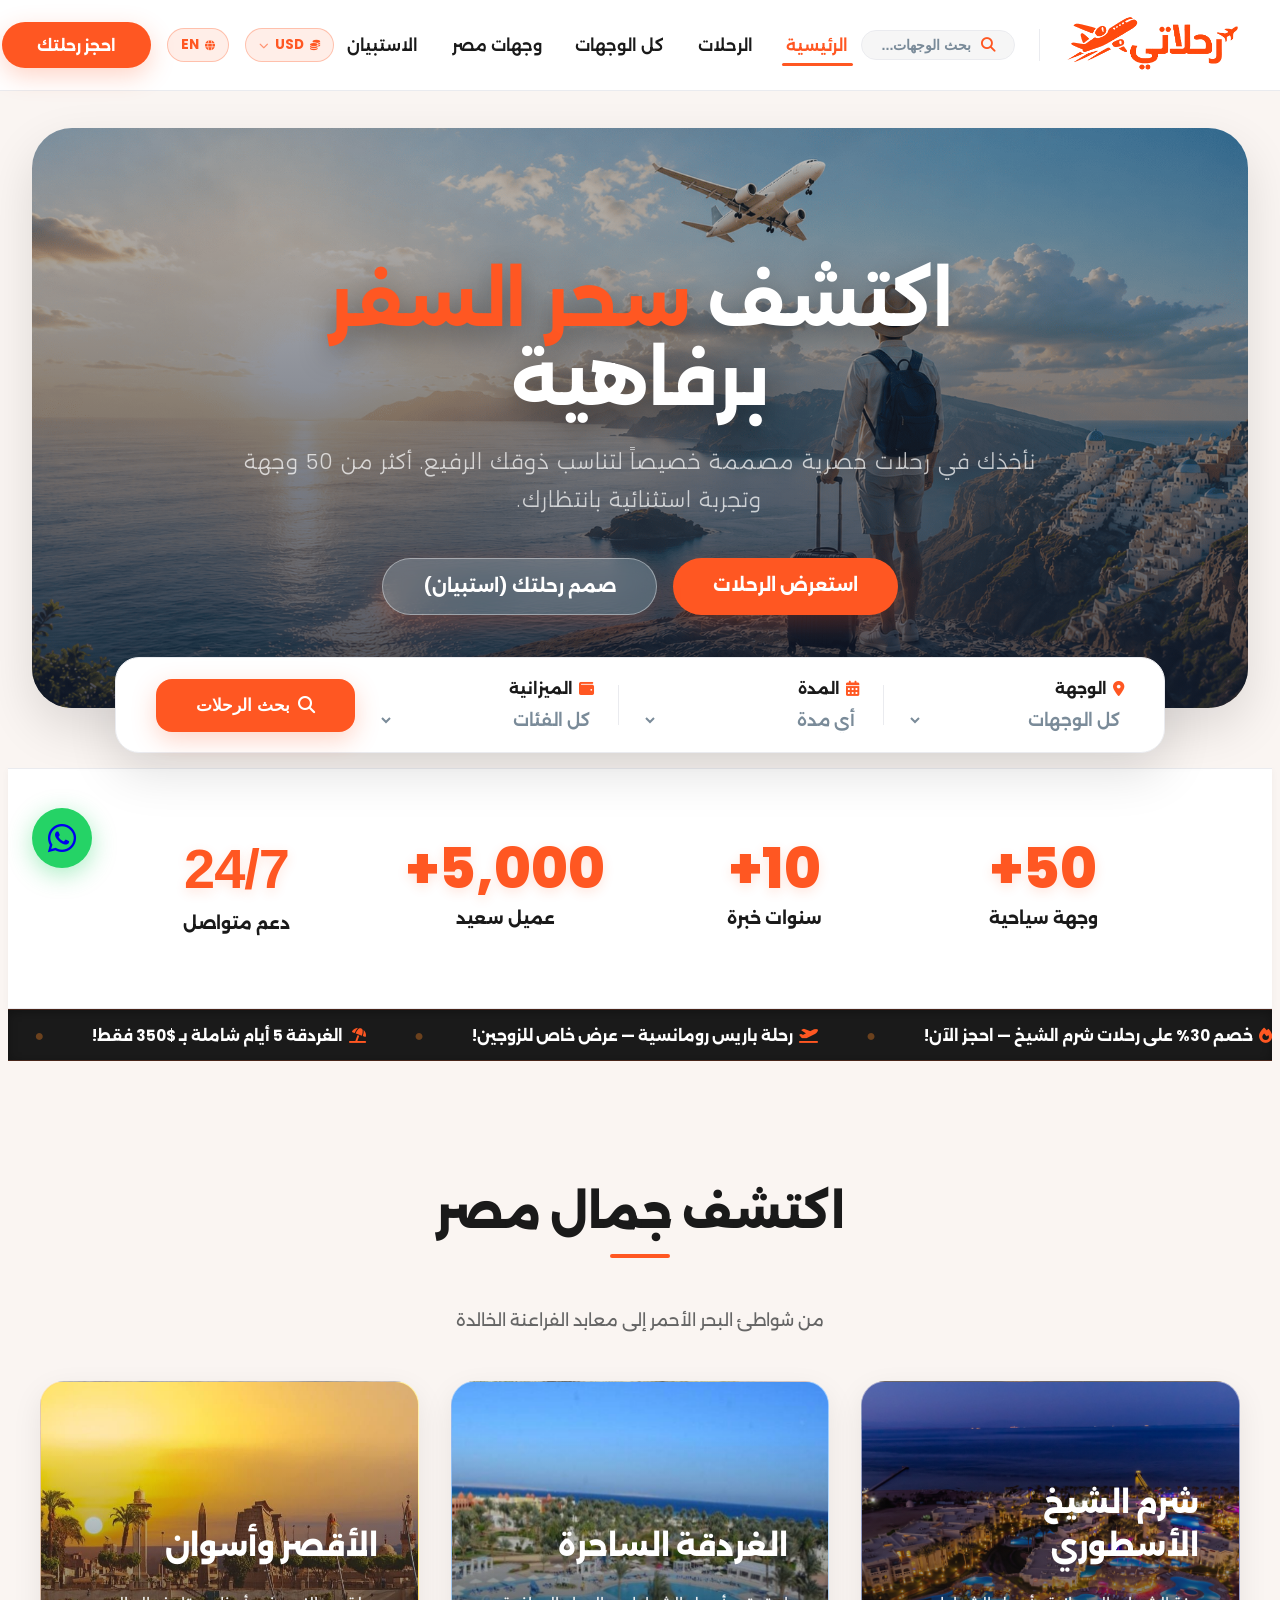
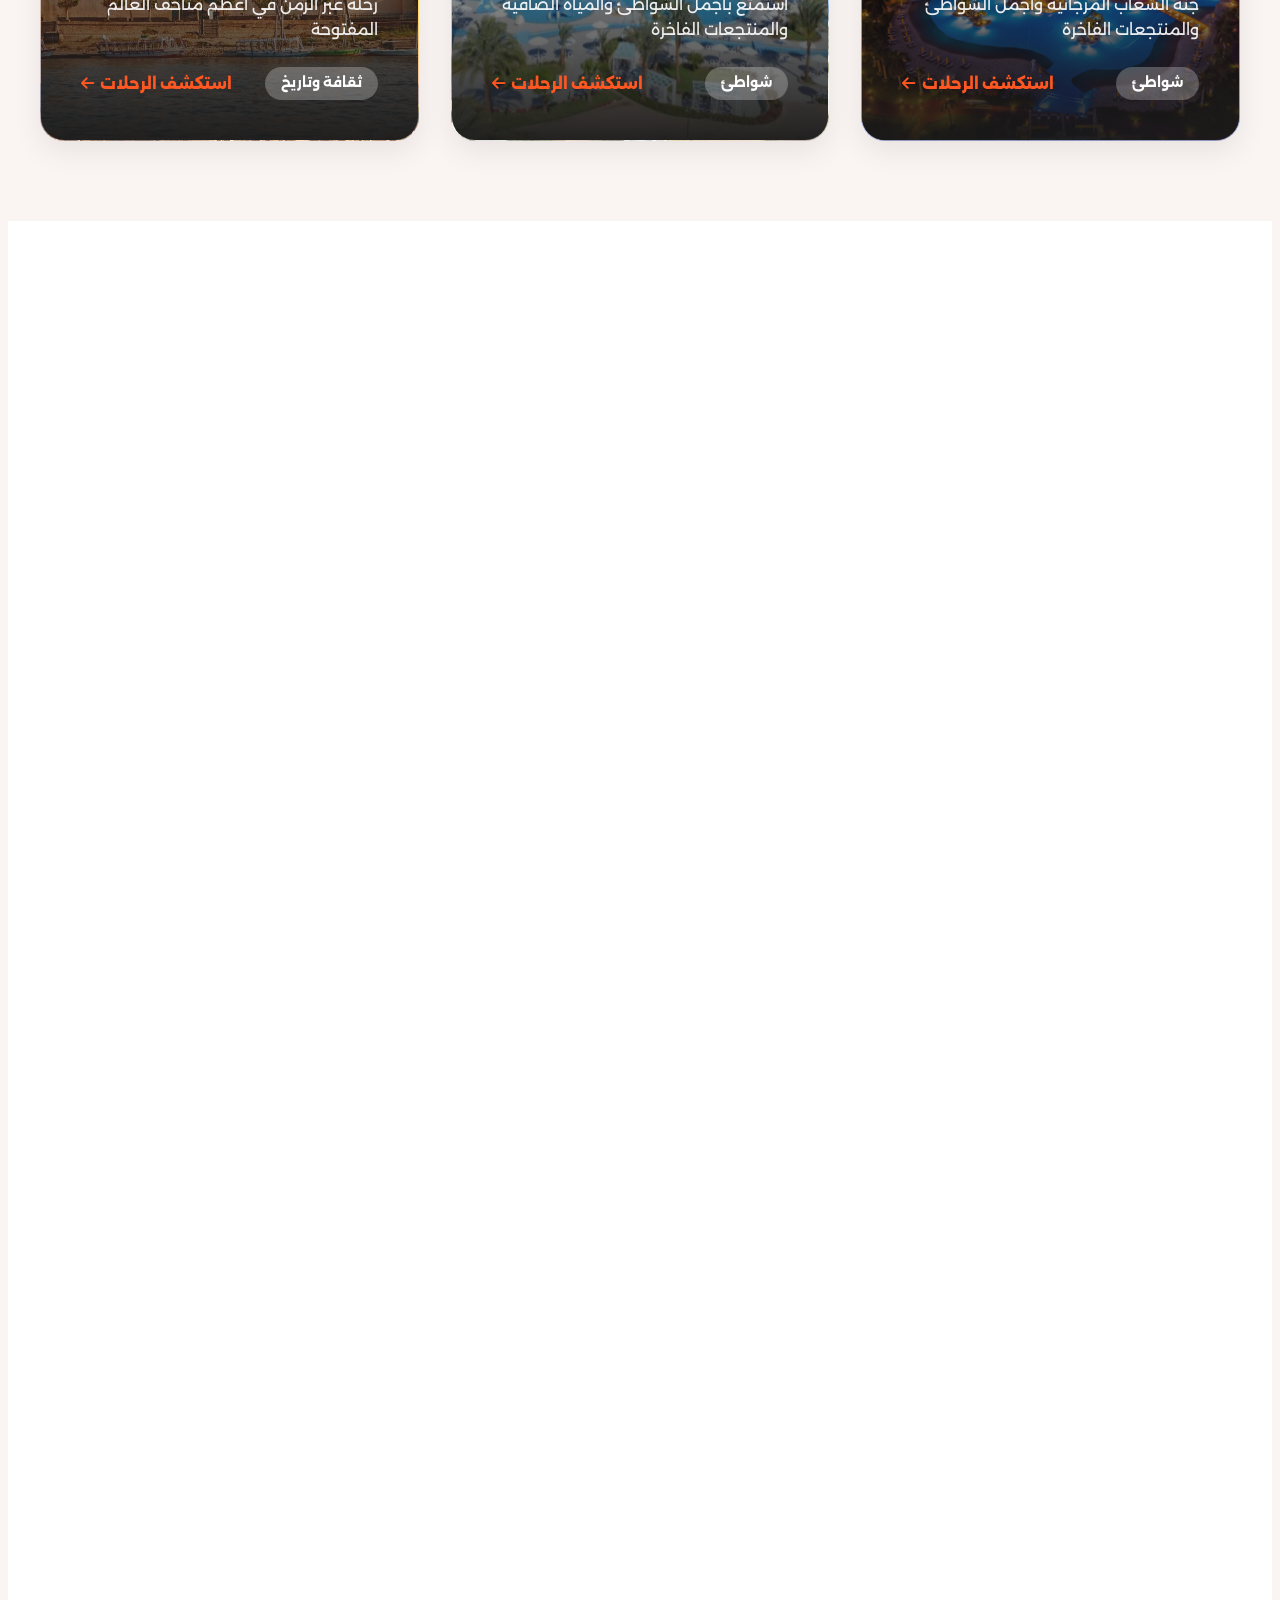
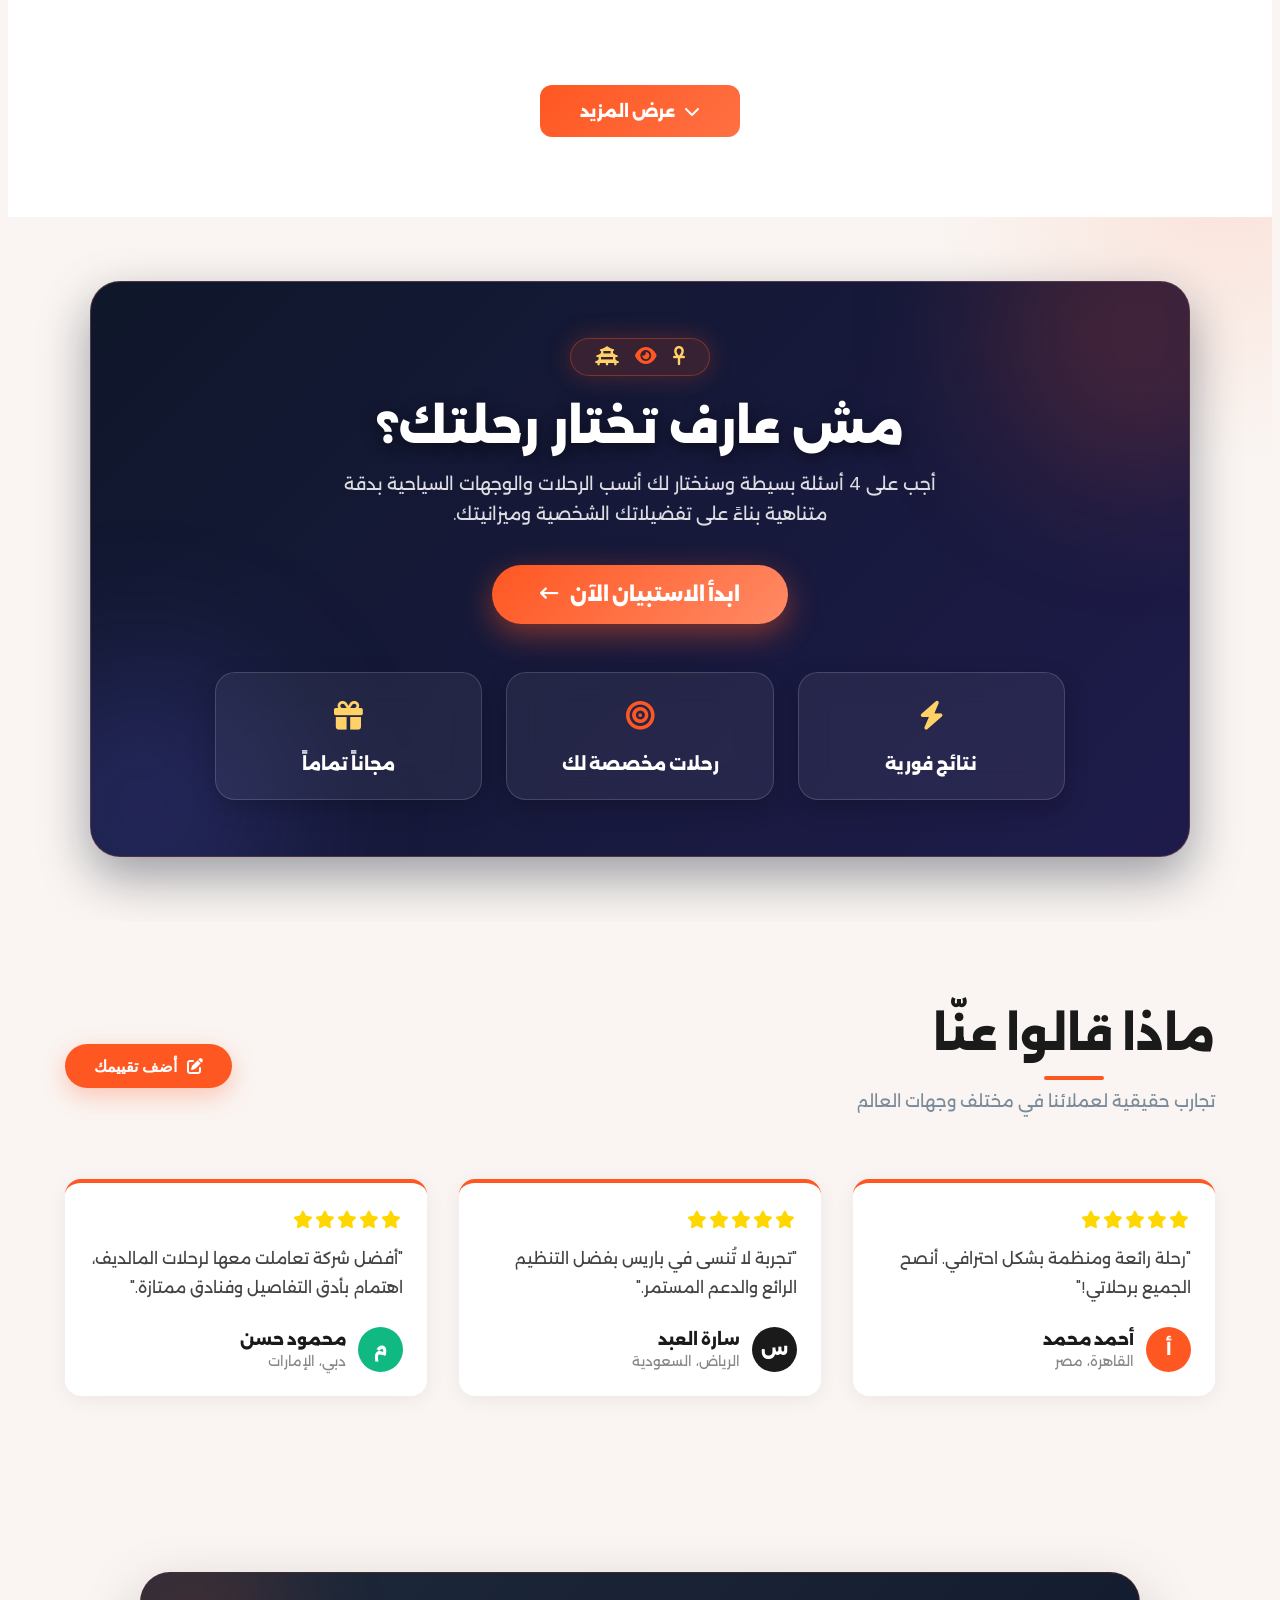
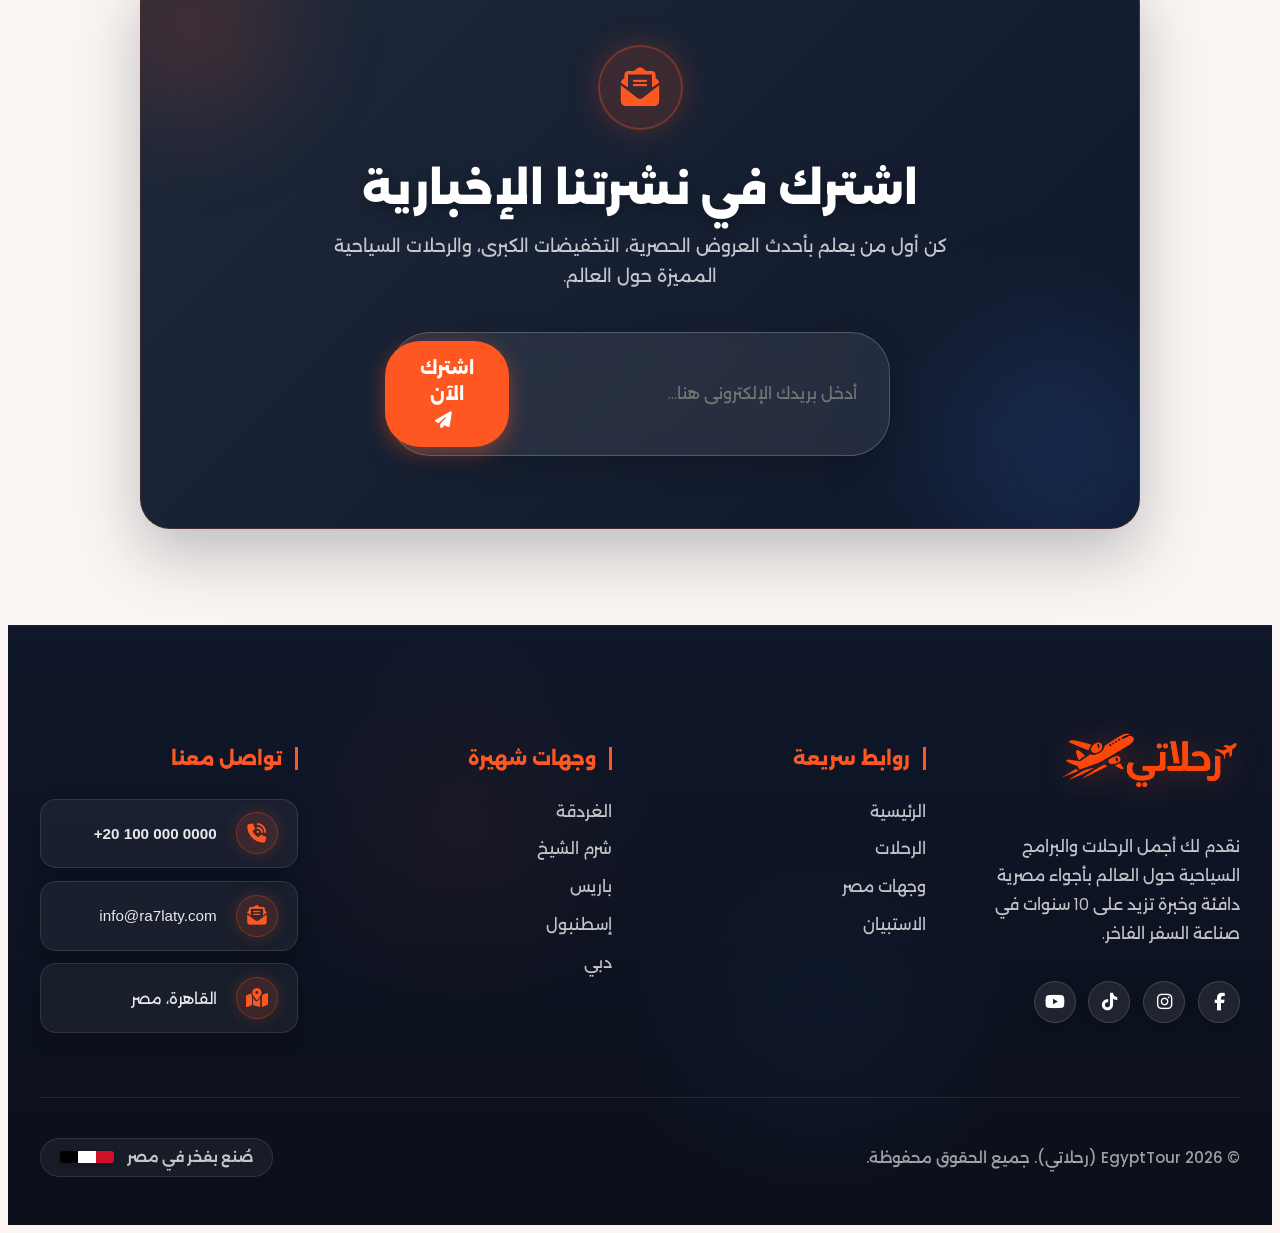
<file: index.html>
<!DOCTYPE html>

<html lang="ar" dir="rtl">

<head>

    <meta charset="UTF-8">

    <meta name="viewport" content="width=device-width, initial-scale=1.0">

    <meta name="theme-color" content="#FF5722">

    <meta name="csrf-token" content="">

    <title>رحلاتي | أفضل عروض الرحلات والبرامج السياحية الفاخرة</title>

    <meta name="description" content="اكتشف أجمل الرحلات السياحية والبرامج الفاخرة حول العالم مع رحلاتي (ra7laty.com). عروض سياحية مميزة، حجوزات فنادق وطيران، وتجارب سفر استثنائية بأسعار تنافسية.">

    <link rel="canonical" href="https://ra7laty.com/">

    <link rel="alternate" hreflang="ar" href="https://ra7laty.com/">

    <link rel="alternate" hreflang="en" href="https://ra7laty.com/en/">

    <link rel="alternate" hreflang="x-default" href="https://ra7laty.com/">

    <meta name="robots" content="index, follow, max-image-preview:large, max-snippet:-1, max-video-preview:-1">

    <meta name="author" content="رحلاتي | Ra7laty">

    <meta name="geo.region" content="EG">

    <meta name="geo.placename" content="Cairo, Egypt">

    <meta property="og:type" content="website">

    <meta property="og:title" content="رحلاتي | أفضل عروض الرحلات والبرامج السياحية الفاخرة">

    <meta property="og:description" content="اكتشف أجمل الرحلات السياحية والبرامج الفاخرة حول العالم مع رحلاتي. عروض سياحية مميزة وتجارب سفر استثنائية بأسعار تنافسية.">

    <meta property="og:url" content="https://ra7laty.com/">

    <meta property="og:site_name" content="رحلاتي | Ra7laty">

    <meta property="og:locale" content="ar_AR">

    <meta property="og:image" content="https://ra7laty.com/assets/logo.png">

    <meta property="og:image:width" content="1200">

    <meta property="og:image:height" content="630">

    <meta property="og:image:alt" content="رحلاتي لعروض السياحة والسفر">

    <meta name="twitter:card" content="summary_large_image">

    <meta name="twitter:site" content="@ra7laty">

    <meta name="twitter:title" content="رحلاتي | أفضل عروض الرحلات والبرامج السياحية الفاخرة">

    <meta name="twitter:description" content="اكتشف أجمل الرحلات السياحية والبرامج الفاخرة حول العالم مع رحلاتي. عروض سياحية مميزة وتجارب سفر استثنائية.">

    <meta name="twitter:image" content="https://ra7laty.com/assets/logo.png">
    <!-- Google Search Favicon and Apple Touch Icon -->
    <link rel="icon" type="image/png" href="https://ra7laty.com/assets/logo.png">
    <link rel="apple-touch-icon" href="https://ra7laty.com/assets/logo.png">

    <script type="application/ld+json">
    [
      {
        "@context": "https://schema.org",
        "@type": "TravelAgency",
        "name": "Ra7laty",
        "alternateName": "Ra7laty",
        "url": "https://ra7laty.com",
        "logo": "https://ra7laty.com/assets/logo.png",
        "image": "https://ra7laty.com/assets/logo.png",
        "description": "Ra7laty offers the best luxury travel packages and tours around the world at the best prices.",
        "address": {
          "@type": "PostalAddress",
          "addressLocality": "Cairo",
          "addressCountry": "EG"
        },
        "telephone": "+201000000000",
        "email": "info@ra7laty.com",
        "sameAs": [
          "https://ra7laty.com",
          "https://www.facebook.com/ra7laty",
          "https://www.instagram.com/ra7laty"
        ]
      },
      {
        "@context": "https://schema.org",
        "@type": "WebSite",
        "name": "Ra7laty",
        "alternateName": "Ra7laty",
        "url": "https://ra7laty.com/",
        "keywords": "رحلاتي, ra7laty, travel, travel agency, luxury tours, flights, hotels, booking, travel deals, Egypt tours",
        "potentialAction": {
          "@type": "SearchAction",
          "target": {
            "@type": "EntryPoint",
            "urlTemplate": "https://ra7laty.com/?search={search_term_string}"
          },
          "query-input": "required name=search_term_string"
        }
      }
    ]

    </script>

    <!-- Google Fonts & External Assets Preconnect (Rocket Performance) -->
    <link rel="preconnect" href="https://fonts.googleapis.com">
    <link rel="preconnect" href="https://fonts.gstatic.com" crossorigin>
    <link rel="preconnect" href="https://cdnjs.cloudflare.com" crossorigin>
    <link rel="preconnect" href="https://images.unsplash.com" crossorigin>
    <link rel="dns-prefetch" href="https://fonts.googleapis.com">
    <link rel="dns-prefetch" href="https://fonts.gstatic.com">
    <link rel="dns-prefetch" href="https://cdnjs.cloudflare.com">
    <link rel="dns-prefetch" href="https://images.unsplash.com">
    <link href="https://fonts.googleapis.com/css2?family=Alexandria:wght@400;500;600;700;800&family=Poppins:wght@400;500;600;700&display=swap" rel="stylesheet">

    <!-- Font Awesome 6 Free -->

    <link rel="stylesheet" href="https://cdnjs.cloudflare.com/ajax/libs/font-awesome/6.5.1/css/all.min.css" integrity="sha512-DTOQO9RWCH3ppGqcWaEA1BIZOC6xxalwEsw9c2QQeAIftl+Vegovlnee1c9QX4TctnWMn13TZye+giMm8e2LwA==" crossorigin="anonymous" referrerpolicy="no-referrer">

    <link rel="stylesheet" href="css/style.css">

    <script src="js/main.js" defer></script>

</head>

<body>

    <nav class="navbar" id="mainNav">

        <div style="max-width:1250px; margin:0 auto; padding:0 1.5rem; display:flex; align-items:center; justify-content:space-between; height:90px;">

            <div style="display:flex; align-items:center; gap:1.5rem;">
                <a href="index.html" style="display:flex; align-items:center; text-decoration:none;">
                    <img class="navbar-logo" src="assets/logo.png" alt="EgyptTour Logo" decoding="async" style="height: 78px; width: auto; object-fit: contain; transition: transform 0.3s ease;" onmouseover="this.style.transform='scale(1.05)'" onmouseout="this.style.transform='scale(1)'">
                </a>
                <div style="height:32px; width:1px; background:var(--color-border);" class="desktop-only"></div>
                <button onclick="document.getElementById('heroDestFilter')?.focus();" style="background:rgba(26,26,26,0.04); border:1px solid var(--color-border); border-radius:50px; padding:0.4rem 1.2rem; display:flex; align-items:center; gap:0.6rem; cursor:pointer; transition:all 0.2s;" onmouseover="this.style.background='rgba(26,26,26,0.08)'" onmouseout="this.style.background='rgba(26,26,26,0.04)'" class="desktop-only">
                    <i class="fa-solid fa-magnifying-glass" style="color:var(--color-primary); font-size:0.9rem;"></i>
                    <span style="color:var(--color-text-muted); font-size:0.9rem; font-weight:600;" data-i18n="searchNav">بحث الوجهات...</span>
                </button>
            </div>

            <div style="display:flex; align-items:center; gap:0.5rem;" class="desktop-nav">

                <a href="index.html" class="nav-link active" data-i18n="navHome">الرئيسية</a>
                <a href="#world-trips" class="nav-link" data-i18n="navTrips">الرحلات</a>
                <a href="#world-trips" class="nav-link" data-i18n="navDestinations">كل الوجهات</a>
                <a href="#egypt-destinations" class="nav-link" data-i18n="navEgypt">وجهات مصر</a>
                <a href="survey.html" class="nav-link" data-i18n="navSurvey">الاستبيان</a>

            </div>

            <div style="display:flex; align-items:center; gap:1rem;">

                <div style="position:relative;" id="currencyWidget">

                    <button onclick="toggleCurrencyMenu()" id="currencyBtn"

                            style="background:rgba(255, 87, 34, 0.1); border:1px solid rgba(255, 87, 34, 0.3); color:var(--color-primary); font-family:inherit; font-size:0.85rem; font-weight:700; cursor:pointer; padding:0.4rem 0.8rem; border-radius:20px; display:flex; align-items:center; gap:0.4rem; transition:all 0.2s;"

                            onmouseover="this.style.background='rgba(255, 87, 34, 0.2)'"

                            onmouseout="this.style.background='rgba(255, 87, 34, 0.1)'">

                        <i class="fa-solid fa-coins fa-xs"></i>

                        <span id="currencyBtnLabel">USD</span>

                        <i class="fa-solid fa-chevron-down fa-xs" style="opacity:0.6; font-size:0.6rem;"></i>

                    </button>

                                        <div id="currencyMenu" style="display:none; position:absolute; top:calc(100% + 8px); right:0; background:var(--color-surface); border:1px solid rgba(255, 87, 34, 0.25); border-radius:16px; padding:0.5rem; min-width:170px; z-index:999; box-shadow:0 12px 40px rgba(0,0,0,0.15);">
                        <button onclick="selectCurrency('USD','$')" data-currency="USD" style="display:flex; align-items:center; gap:0.5rem; width:100%; background:none; border:none; color:var(--color-text); font-family:inherit; font-size:0.85rem; padding:0.5rem 0.7rem; border-radius:10px; cursor:pointer; text-align:start; transition:all 0.15s;" onmouseover="this.style.background='rgba(255, 87, 34, 0.12)';this.style.color='var(--color-primary)'" onmouseout="this.style.background='none';this.style.color='var(--color-text)'">
                            <span>🇺🇸</span>
                            <span style="font-weight:700;">USD</span>
                            <span style="color:#64748B; font-size:0.75rem; margin-inline-start:auto;">$</span>
                        </button>
                        <button onclick="selectCurrency('EUR','€')" data-currency="EUR" style="display:flex; align-items:center; gap:0.5rem; width:100%; background:none; border:none; color:var(--color-text); font-family:inherit; font-size:0.85rem; padding:0.5rem 0.7rem; border-radius:10px; cursor:pointer; text-align:start; transition:all 0.15s;" onmouseover="this.style.background='rgba(255, 87, 34, 0.12)';this.style.color='var(--color-primary)'" onmouseout="this.style.background='none';this.style.color='var(--color-text)'">
                            <span>🇪🇺</span>
                            <span style="font-weight:700;">EUR</span>
                            <span style="color:#64748B; font-size:0.75rem; margin-inline-start:auto;">€</span>
                        </button>
                        <button onclick="selectCurrency('GBP','£')" data-currency="GBP" style="display:flex; align-items:center; gap:0.5rem; width:100%; background:none; border:none; color:var(--color-text); font-family:inherit; font-size:0.85rem; padding:0.5rem 0.7rem; border-radius:10px; cursor:pointer; text-align:start; transition:all 0.15s;" onmouseover="this.style.background='rgba(255, 87, 34, 0.12)';this.style.color='var(--color-primary)'" onmouseout="this.style.background='none';this.style.color='var(--color-text)'">
                            <span>🇬🇧</span>
                            <span style="font-weight:700;">GBP</span>
                            <span style="color:#64748B; font-size:0.75rem; margin-inline-start:auto;">£</span>
                        </button>
                        <button onclick="selectCurrency('EGP','E£')" data-currency="EGP" style="display:flex; align-items:center; gap:0.5rem; width:100%; background:none; border:none; color:var(--color-text); font-family:inherit; font-size:0.85rem; padding:0.5rem 0.7rem; border-radius:10px; cursor:pointer; text-align:start; transition:all 0.15s;" onmouseover="this.style.background='rgba(255, 87, 34, 0.12)';this.style.color='var(--color-primary)'" onmouseout="this.style.background='none';this.style.color='var(--color-text)'">
                            <span>🇪🇬</span>
                            <span style="font-weight:700;">EGP</span>
                            <span style="color:#64748B; font-size:0.75rem; margin-inline-start:auto;">E£</span>
                        </button>
                        <button onclick="selectCurrency('SAR','SAR')" data-currency="SAR" style="display:flex; align-items:center; gap:0.5rem; width:100%; background:none; border:none; color:var(--color-text); font-family:inherit; font-size:0.85rem; padding:0.5rem 0.7rem; border-radius:10px; cursor:pointer; text-align:start; transition:all 0.15s;" onmouseover="this.style.background='rgba(255, 87, 34, 0.12)';this.style.color='var(--color-primary)'" onmouseout="this.style.background='none';this.style.color='var(--color-text)'">
                            <span>🇸🇦</span>
                            <span style="font-weight:700;">SAR</span>
                            <span style="color:#64748B; font-size:0.75rem; margin-inline-start:auto;">SAR</span>
                        </button>
                        <button onclick="selectCurrency('AED','AED')" data-currency="AED" style="display:flex; align-items:center; gap:0.5rem; width:100%; background:none; border:none; color:var(--color-text); font-family:inherit; font-size:0.85rem; padding:0.5rem 0.7rem; border-radius:10px; cursor:pointer; text-align:start; transition:all 0.15s;" onmouseover="this.style.background='rgba(255, 87, 34, 0.12)';this.style.color='var(--color-primary)'" onmouseout="this.style.background='none';this.style.color='var(--color-text)'">
                            <span>🇦🇪</span>
                            <span style="font-weight:700;">AED</span>
                            <span style="color:#64748B; font-size:0.75rem; margin-inline-start:auto;">AED</span>
                        </button>
                    </div>

                </div>

                <button id="langBtn" style="background:rgba(255, 87, 34, 0.1); border:1px solid rgba(255, 87, 34, 0.3); color:var(--color-primary); font-family:inherit; font-size:0.85rem; font-weight:700; cursor:pointer; padding:0.4rem 0.8rem; border-radius:20px; display:flex; align-items:center; gap:0.4rem; transition:all 0.2s;" onclick="switchLanguage()" onmouseover="this.style.background='rgba(255, 87, 34, 0.2)'" onmouseout="this.style.background='rgba(255, 87, 34, 0.1)'">
                    <i class="fa-solid fa-globe fa-xs"></i>
                    <span id="langBtnLabel">EN</span>
                </button>

                <a href="#world-trips" class="btn-pill desktop-only" style="font-size:0.95rem;" data-i18n="navCta">احجز رحلتك</a>

                <button id="mobileMenuBtn" style="display:none; background:none; border:none; color:var(--color-primary); cursor:pointer; padding:0.3rem; font-size:1.4rem;" class="mobile-only">

                    <i class="fa-solid fa-bars"></i>

                </button>

            </div>

        </div>

        <div id="mobileMenu" class="mobile-menu-container" style="display:none;">
            <button onclick="document.getElementById('mobileMenu').style.display='none'" class="mobile-close-btn" aria-label="Close menu">
                <i class="fa-solid fa-xmark"></i>
            </button>
            <a href="index.html" class="mobile-nav-link active" data-i18n="navHome">
                <i class="fa-solid fa-house"></i> <span>الرئيسية</span>
            </a>
            <a href="#world-trips" class="mobile-nav-link" data-i18n="navTrips" onclick="document.getElementById('mobileMenu').style.display='none'">
                <i class="fa-solid fa-plane-departure"></i> <span>الرحلات</span>
            </a>
            <a href="#world-trips" class="mobile-nav-link" data-i18n="navDestinations" onclick="document.getElementById('mobileMenu').style.display='none'">
                <i class="fa-solid fa-earth-americas"></i> <span>كل الوجهات</span>
            </a>
            <a href="#egypt-destinations" class="mobile-nav-link" data-i18n="navEgypt" onclick="document.getElementById('mobileMenu').style.display='none'">
                <i class="fa-solid fa-pyramid"></i> <span>وجهات مصر</span>
            </a>
            <a href="survey.html" class="mobile-nav-link" data-i18n="navSurvey">
                <i class="fa-solid fa-clipboard-question"></i> <span>الاستبيان</span>
            </a>
            <a href="#world-trips" class="mobile-nav-cta" data-i18n="navCta" onclick="document.getElementById('mobileMenu').style.display='none'">
                <i class="fa-solid fa-map-location-dot"></i> <span>احجز رحلتك</span>
            </a>
        </div>

    </nav>

    <main class="page-content">

<section class="hero-wrapper" id="hero" style="padding: 30px 1.5rem 60px; background: var(--color-bg);">
    <div class="hero-container" style="max-width: 1350px; margin: 0 auto; height: 580px; background: url('assets/background.png') center/cover no-repeat; border-radius: 40px; position: relative; box-shadow: var(--shadow-lg); overflow: visible; display: flex; flex-direction: column; justify-content: center; align-items: center; text-align: center; padding: 2rem;">
        
        <div style="position: absolute; inset: 0; background: linear-gradient(180deg, rgba(15, 23, 42, 0.25) 0%, rgba(15, 23, 42, 0.75) 100%); border-radius: 40px;"></div>
        
        <div style="position: relative; z-index: 2; max-width: 850px; margin-bottom: 20px;">
            <h1 class="text-oversized" data-i18n="heroTitle" style="color: var(--color-surface); text-shadow: 0 10px 30px rgba(0,0,0,0.4); margin-bottom: 1.5rem; font-size: clamp(2.5rem, 6vw, 4.5rem);">
                اكتشف <span style="color: var(--color-primary);">سحر السفر</span> برفاهية
            </h1>
            <p class="text-subtitle" data-i18n="heroSub" style="color: rgba(255,255,255,0.9); margin-bottom: 2.5rem; font-size: clamp(1.1rem, 2vw, 1.3rem); line-height: 1.8;">
                نأخذك في رحلات حصرية مصممة خصيصاً لتناسب ذوقك الرفيع. أكثر من 50 وجهة وتجربة استثنائية بانتظارك.
            </p>
            <div style="display: flex; gap: 1rem; justify-content: center; flex-wrap: wrap;">
                <a href="#world-trips" class="btn-pill" data-i18n="heroBtn1" style="font-size: 1.1rem; padding: 0.9rem 2.5rem;">استعرض الرحلات</a>
                <a href="survey.html" class="btn-pill" data-i18n="heroBtn2" style="font-size: 1.1rem; padding: 0.9rem 2.5rem; background: rgba(255,255,255,0.2); backdrop-filter: blur(10px); border: 1px solid rgba(255,255,255,0.4); color: white;">صمم رحلتك (استبيان)</a>
            </div>
        </div>

        <div class="floating-filter-bar">
            <div class="filter-group">
                <label data-i18n="filterDestLabel"><i class="fa-solid fa-location-dot" style="color:var(--color-primary);"></i> الوجهة</label>
                <select id="heroDestFilter">
                    <option value="all" data-i18n="filterDestAll">كل الوجهات</option>
                    <option value="egypt" data-i18n="filterDestEgypt">وجهات مصر</option>
                    <option value="world" data-i18n="filterDestWorld">وجهات دولية</option>
                </select>
            </div>
            <div class="filter-divider"></div>
            <div class="filter-group">
                <label data-i18n="filterDurLabel"><i class="fa-solid fa-calendar-days" style="color:var(--color-primary);"></i> المدة</label>
                <select id="heroDurationFilter">
                    <option value="all" data-i18n="filterDurAll">أي مدة</option>
                    <option value="short" data-i18n="filterDurShort">1 - 4 أيام</option>
                    <option value="long" data-i18n="filterDurLong">5 أيام فأكثر</option>
                </select>
            </div>
            <div class="filter-divider"></div>
            <div class="filter-group">
                <label data-i18n="filterBudLabel"><i class="fa-solid fa-wallet" style="color:var(--color-primary);"></i> الميزانية</label>
                <select id="heroBudgetFilter">
                    <option value="all" data-i18n="filterBudAll">كل الفئات</option>
                    <option value="budget" data-i18n="filterBudLow">اقتصادي</option>
                    <option value="luxury" data-i18n="filterBudHigh">فاخر المميز</option>
                </select>
            </div>
            <button class="btn-primary filter-search-btn" data-i18n="filterSearchBtn" onclick="applyHeroFilter()">
                <i class="fa-solid fa-magnifying-glass"></i> بحث الرحلات
            </button>
        </div>

    </div>
</section>

<style>

@keyframes bounce {

    0%,100% { transform: translateY(0); }

    50%      { transform: translateY(8px); }

}

</style>

<section class="stats-bar">

    <div class="stats-grid-container">

        <div class="fade-up">

            <div class="stat-number" data-counter="50" data-suffix="+">0</div>

            <div style="color:var(--color-text-muted); font-size:0.9rem; margin-top:0.3rem;" data-i18n="stat1Label">وجهة سياحية</div>

        </div>

        <div class="fade-up" style="transition-delay:0.1s">

            <div class="stat-number" data-counter="10" data-suffix="+">0</div>

            <div style="color:var(--color-text-muted); font-size:0.9rem; margin-top:0.3rem;" data-i18n="stat2Label">سنوات خبرة</div>

        </div>

        <div class="fade-up" style="transition-delay:0.2s">

            <div class="stat-number" data-counter="5000" data-suffix="+">0</div>

            <div style="color:var(--color-text-muted); font-size:0.9rem; margin-top:0.3rem;" data-i18n="stat3Label">عميل سعيد</div>

        </div>

        <div class="fade-up" style="transition-delay:0.3s">

            <div class="stat-number" data-suffix="" style="direction:ltr; display:inline-block; font-family:'Inter', sans-serif; letter-spacing:-1px;">24/7</div>

            <div style="color:var(--color-text-muted); font-size:0.9rem; margin-top:0.3rem;" data-i18n="stat4Label">دعم متواصل</div>

        </div>

    </div>

</section>

<div class="ticker-wrap">

    <div class="ticker-track" id="tickerTrack">

                        <span class="ticker-item"><span class="offer-text" data-ar="<i class='fa-solid fa-fire'></i> خصم 30% على رحلات شرم الشيخ — احجز الآن!" data-en="<i class='fa-solid fa-fire'></i> 30% OFF Sharm El-Sheikh — Book Now!"><i class="fa-solid fa-fire"></i> خصم 30% على رحلات شرم الشيخ — احجز الآن!</span></span><span style="color:rgba(230, 126, 34, 0.4);">●</span>
            <span class="ticker-item"><span class="offer-text" data-ar="<i class='fa-solid fa-plane-departure'></i> رحلة باريس رومانسية — عرض خاص للزوجين!" data-en="<i class='fa-solid fa-plane-departure'></i> Romantic Paris Trip — Couples Special!"><i class="fa-solid fa-plane-departure"></i> رحلة باريس رومانسية — عرض خاص للزوجين!</span></span><span style="color:rgba(230, 126, 34, 0.4);">●</span>
            <span class="ticker-item"><span class="offer-text" data-ar="<i class='fa-solid fa-umbrella-beach'></i> الغردقة 5 أيام شاملة بـ $350 فقط!" data-en="<i class='fa-solid fa-umbrella-beach'></i> Hurghada 5 Days All-Inclusive for $350 Only!"><i class="fa-solid fa-umbrella-beach"></i> الغردقة 5 أيام شاملة بـ $350 فقط!</span></span><span style="color:rgba(230, 126, 34, 0.4);">●</span>
            <span class="ticker-item"><span class="offer-text" data-ar="<i class='fa-solid fa-earth-americas'></i> دبي — باقات مميزة للعائلات لهذا الصيف!" data-en="<i class='fa-solid fa-earth-americas'></i> Dubai — Special Family Packages This Summer!"><i class="fa-solid fa-earth-americas"></i> دبي — باقات مميزة للعائلات لهذا الصيف!</span></span><span style="color:rgba(230, 126, 34, 0.4);">●</span>
            <span class="ticker-item"><span class="offer-text" data-ar="<i class='fa-solid fa-star'></i> إسطنبول 6 أيام كل شيء شامل — احجز قبل نفاد الأماكن!" data-en="<i class='fa-solid fa-star'></i> Istanbul 6 Days All-Inclusive — Book Before Spots Run Out!"><i class="fa-solid fa-star"></i> إسطنبول 6 أيام كل شيء شامل — احجز قبل نفاد الأماكن!</span></span><span style="color:rgba(230, 126, 34, 0.4);">●</span>
            <!-- Duplicate for loop -->
            <span class="ticker-item"><span class="offer-text" data-ar="<i class='fa-solid fa-fire'></i> خصم 30% على رحلات شرم الشيخ — احجز الآن!" data-en="<i class='fa-solid fa-fire'></i> 30% OFF Sharm El-Sheikh — Book Now!"><i class="fa-solid fa-fire"></i> خصم 30% على رحلات شرم الشيخ — احجز الآن!</span></span><span style="color:rgba(230, 126, 34, 0.4);">●</span>
            <span class="ticker-item"><span class="offer-text" data-ar="<i class='fa-solid fa-plane-departure'></i> رحلة باريس رومانسية — عرض خاص للزوجين!" data-en="<i class='fa-solid fa-plane-departure'></i> Romantic Paris Trip — Couples Special!"><i class="fa-solid fa-plane-departure"></i> رحلة باريس رومانسية — عرض خاص للزوجين!</span></span><span style="color:rgba(230, 126, 34, 0.4);">●</span>
            <span class="ticker-item"><span class="offer-text" data-ar="<i class='fa-solid fa-umbrella-beach'></i> الغردقة 5 أيام شاملة بـ $350 فقط!" data-en="<i class='fa-solid fa-umbrella-beach'></i> Hurghada 5 Days All-Inclusive for $350 Only!"><i class="fa-solid fa-umbrella-beach"></i> الغردقة 5 أيام شاملة بـ $350 فقط!</span></span><span style="color:rgba(230, 126, 34, 0.4);">●</span>
            <span class="ticker-item"><span class="offer-text" data-ar="<i class='fa-solid fa-earth-americas'></i> دبي — باقات مميزة للعائلات لهذا الصيف!" data-en="<i class='fa-solid fa-earth-americas'></i> Dubai — Special Family Packages This Summer!"><i class="fa-solid fa-earth-americas"></i> دبي — باقات مميزة للعائلات لهذا الصيف!</span></span><span style="color:rgba(230, 126, 34, 0.4);">●</span>
            <span class="ticker-item"><span class="offer-text" data-ar="<i class='fa-solid fa-star'></i> إسطنبول 6 أيام كل شيء شامل — احجز قبل نفاد الأماكن!" data-en="<i class='fa-solid fa-star'></i> Istanbul 6 Days All-Inclusive — Book Before Spots Run Out!"><i class="fa-solid fa-star"></i> إسطنبول 6 أيام كل شيء شامل — احجز قبل نفاد الأماكن!</span></span><span style="color:rgba(230, 126, 34, 0.4);">●</span>

    </div>

</div>

<section id="egypt-destinations" style="padding:5rem 1.5rem; background:var(--color-bg);">

    <div style="max-width:1200px; margin:0 auto;">

        <div style="text-align:center; margin-bottom:3rem;" class="fade-up">

            <h2 class="section-title" data-i18n="egyptSectionTitle">اكتشف جمال مصر</h2>

            <p style="color:#666; margin-top:0.75rem; font-size:1.05rem;" data-i18n="egyptSectionSub">من شواطئ البحر الأحمر إلى معابد الفراعنة الخالدة</p>

        </div>

        <div style="display:grid; grid-template-columns:repeat(auto-fit, minmax(300px, 1fr)); gap:2rem;">

            <a href="#world-trips" style="display:block; text-decoration:none;">
            <div class="egypt-dest-card fade-up" style="transition-delay:0s; background-image: url('assets/sharm.jpeg');">
                <div class="egypt-dest-content">
                    <h3 data-i18n="sharmTitle" style="font-size:1.8rem; font-weight:800; margin-bottom:0.5rem;">شرم الشيخ الأسطوري</h3>
                    <p data-i18n="sharmSub" style="font-size:1rem; opacity:0.9; margin-bottom:1.5rem; line-height:1.6;">جنة الشعاب المرجانية وأجمل الشواطئ والمنتجعات الفاخرة</p>
                    <div style="display:flex; align-items:center; justify-content:space-between;">
                        <span data-i18n="filterBeach" style="background:rgba(255,255,255,0.25); padding:0.4rem 1rem; border-radius:30px; font-size:0.85rem; font-weight:700;">شواطئ</span>
                        <span data-i18n="exploreTrips" style="color:var(--color-primary); font-weight:800; font-size:0.95rem; display:flex; align-items:center; gap:0.4rem;">استكشف الرحلات <i class="fa-solid fa-arrow-left"></i></span>
                    </div>
                </div>
            </div>
            </a>
            <a href="#world-trips" style="display:block; text-decoration:none;">
            <div class="egypt-dest-card fade-up" style="transition-delay:0.1s; background-image: url('assets/ghardga.jpg');">
                <div class="egypt-dest-content">
                    <h3 data-i18n="ghardgaTitle" style="font-size:1.8rem; font-weight:800; margin-bottom:0.5rem;">الغردقة الساحرة</h3>
                    <p data-i18n="ghardgaSub" style="font-size:1rem; opacity:0.9; margin-bottom:1.5rem; line-height:1.6;">استمتع بأجمل الشواطئ والمياه الصافية والمنتجعات الفاخرة</p>
                    <div style="display:flex; align-items:center; justify-content:space-between;">
                        <span data-i18n="filterBeach" style="background:rgba(255,255,255,0.25); padding:0.4rem 1rem; border-radius:30px; font-size:0.85rem; font-weight:700;">شواطئ</span>
                        <span data-i18n="exploreTrips" style="color:var(--color-primary); font-weight:800; font-size:0.95rem; display:flex; align-items:center; gap:0.4rem;">استكشف الرحلات <i class="fa-solid fa-arrow-left"></i></span>
                    </div>
                </div>
            </div>
            </a>
            <a href="#world-trips" style="display:block; text-decoration:none;">
            <div class="egypt-dest-card fade-up" style="transition-delay:0.2s; background-image: url('assets/aswan.jpg');">
                <div class="egypt-dest-content">
                    <h3 data-i18n="aswanTitle" style="font-size:1.8rem; font-weight:800; margin-bottom:0.5rem;">الأقصر وأسوان</h3>
                    <p data-i18n="aswanSub" style="font-size:1rem; opacity:0.9; margin-bottom:1.5rem; line-height:1.6;">رحلة عبر الزمن في أعظم متاحف العالم المفتوحة</p>
                    <div style="display:flex; align-items:center; justify-content:space-between;">
                        <span data-i18n="filterCulture" style="background:rgba(255,255,255,0.25); padding:0.4rem 1rem; border-radius:30px; font-size:0.85rem; font-weight:700;">تاريخ</span>
                        <span data-i18n="exploreTrips" style="color:var(--color-primary); font-weight:800; font-size:0.95rem; display:flex; align-items:center; gap:0.4rem;">استكشف الرحلات <i class="fa-solid fa-arrow-left"></i></span>
                    </div>
                </div>
            </div>
            </a>

        </div>

    </div>

</section>

<section id="world-trips" style="padding:5rem 1.5rem; background:white;">

    <div style="max-width:1200px; margin:0 auto;">

        <div style="text-align:center; margin-bottom:2.5rem;" class="fade-up">

            <h2 class="section-title" data-i18n="tripsSectionTitle">استكشف العالم معنا</h2>

            <p style="color:#666; margin-top:0.75rem; font-size:1.05rem;" data-i18n="tripsSectionSub">أكثر من 50 وجهة سياحية تنتظرك بأفضل الأسعار وأروع التجارب</p>

        </div>

        <div class="filter-tabs fade-up" style="margin-bottom:2.5rem;" id="filterTabsContainer">

            <button class="filter-tab active" data-category="all" data-i18n="filterAll">الكل</button>

            <button class="filter-tab" data-category="beach" data-i18n="filterBeach">شواطئ</button>

            <button class="filter-tab" data-category="culture" data-i18n="filterCulture">ثقافة وتاريخ</button>

            <button class="filter-tab" data-category="adventure" data-i18n="filterAdventure">مغامرة</button>

        </div>

        <div class="trips-grid" id="tripsGrid">

            <div style="grid-column:1/-1; text-align:center; padding:3rem; color:#999;">

                <div style="font-size:2.5rem; margin-bottom:1rem;"><i class="fa-solid fa-hourglass-half fa-spin" style="color:var(--color-primary);"></i></div>

                <div style="font-size:1.1rem; font-weight:600;">جاري تحميل الرحلات...</div>

            </div>

        </div>

        <div style="text-align:center; margin-top:2.5rem;" id="loadMoreWrap">

            <button id="loadMoreBtn"

                onclick="loadMoreTrips()"

                style="display:none; margin:0 auto; padding:0.85rem 2.5rem;

                       background:var(--primary-gradient); color:white;

                       font-weight:800; font-size:1rem; border:none; border-radius:12px;

                       cursor:pointer; transition:all 0.2s; font-family:inherit;

                       align-items:center; gap:0.6rem;">

                <i class="fa-solid fa-chevron-down"></i>

                <span id="loadMoreLabel">عرض المزيد</span>

            </button>

        </div>

    </div>

</section>

<section class="survey-cta" style="padding:4rem 1.5rem; background:var(--color-bg);">
    <div style="max-width:1100px; margin:0 auto;" class="fade-up">
        <div style="background:linear-gradient(135deg, #0F172A 0%, #1E1B4B 100%); border-radius:30px; padding:3.5rem 2rem; position:relative; overflow:hidden; box-shadow:0 20px 50px rgba(15, 23, 42, 0.4); border:1px solid rgba(255, 138, 101, 0.25);">
            
            <!-- Ambient Glowing Orbs -->
            <div style="position:absolute; top:-100px; right:-100px; width:300px; height:300px; background:rgba(255, 87, 34, 0.18); border-radius:50%; filter:blur(70px);"></div>
            <div style="position:absolute; bottom:-100px; left:-100px; width:300px; height:300px; background:rgba(99, 102, 241, 0.18); border-radius:50%; filter:blur(70px);"></div>

            <div style="max-width:850px; margin:0 auto; text-align:center; position:relative; z-index:10;">

                <!-- Floating Glowing Pill Badge -->
                <div style="background:rgba(255, 87, 34, 0.15); border:1px solid rgba(255, 87, 34, 0.35); padding:0.5rem 1.5rem; border-radius:30px; display:inline-flex; align-items:center; gap:1rem; box-shadow:0 0 25px rgba(255, 87, 34, 0.25); margin-bottom:1.5rem;">
                    <i class="fa-solid fa-ankh" style="color:#FFD166; font-size:1.2rem;"></i>
                    <i class="fa-solid fa-eye" style="color:var(--color-primary); font-size:1.2rem;"></i>
                    <i class="fa-solid fa-vihara" style="color:#FFD166; font-size:1.2rem;"></i>
                </div>

                <h2 style="font-size:clamp(1.8rem, 4vw, 2.8rem); font-weight:900; color:white; margin:0 0 1rem 0; font-family:var(--font-ar-display); text-shadow:0 4px 15px rgba(0,0,0,0.5);" data-i18n="surveySectionTitle">
                    مش عارف تختار رحلتك؟
                </h2>

                <p style="color:rgba(255,255,255,0.85); font-size:1.1rem; line-height:1.7; max-width:650px; margin:0 auto 2.2rem auto;" data-i18n="surveySectionSub">
                    أجب على 4 أسئلة بسيطة وسنختار لك أنسب الرحلات والوجهات السياحية بدقة متناهية بناءً على تفضيلاتك الشخصية وميزانيتك.
                </p>

                <div style="margin-bottom:3rem;">
                    <a href="survey.html" class="btn-primary" style="background:linear-gradient(135deg, #FF5722 0%, #FF8A65 100%); color:white; padding:1rem 3rem; border-radius:40px; font-weight:900; font-size:1.15rem; display:inline-flex; align-items:center; gap:0.8rem; box-shadow:0 10px 30px rgba(255, 87, 34, 0.45); text-decoration:none; transition:all 0.3s;" onmouseover="this.style.transform='translateY(-3px)';this.style.boxShadow='0 15px 40px rgba(255, 87, 34, 0.6)'" onmouseout="this.style.transform='translateY(0)';this.style.boxShadow='0 10px 30px rgba(255, 87, 34, 0.45)'" data-i18n="surveyCta">
                        ابدأ الاستبيان الآن <i class="fa-solid fa-arrow-left-long"></i>
                    </a>
                </div>

                <!-- Glassmorphic Feature Cards -->
                <div style="display:flex; justify-content:center; gap:1.5rem; flex-wrap:wrap;">
                    
                    <div style="background:rgba(255,255,255,0.06); border:1px solid rgba(255,255,255,0.15); padding:1.4rem 1.8rem; border-radius:20px; backdrop-filter:blur(16px); flex:1; min-width:190px; box-shadow:0 8px 25px rgba(0,0,0,0.2); transition:transform 0.2s;" onmouseover="this.style.transform='translateY(-4px)'" onmouseout="this.style.transform='translateY(0)'">
                        <div style="font-size:1.8rem; margin-bottom:0.8rem;"><i class="fa-solid fa-bolt" style="color:#FFD166;"></i></div>
                        <div style="font-size:1.05rem; font-weight:800; color:white;" data-i18n="surveyFeature1">نتائج فورية</div>
                    </div>

                    <div style="background:rgba(255,255,255,0.06); border:1px solid rgba(255,255,255,0.15); padding:1.4rem 1.8rem; border-radius:20px; backdrop-filter:blur(16px); flex:1; min-width:190px; box-shadow:0 8px 25px rgba(0,0,0,0.2); transition:transform 0.2s;" onmouseover="this.style.transform='translateY(-4px)'" onmouseout="this.style.transform='translateY(0)'">
                        <div style="font-size:1.8rem; margin-bottom:0.8rem;"><i class="fa-solid fa-bullseye" style="color:var(--color-primary);"></i></div>
                        <div style="font-size:1.05rem; font-weight:800; color:white;" data-i18n="surveyFeature2">رحلات مخصصة لك</div>
                    </div>

                    <div style="background:rgba(255,255,255,0.06); border:1px solid rgba(255,255,255,0.15); padding:1.4rem 1.8rem; border-radius:20px; backdrop-filter:blur(16px); flex:1; min-width:190px; box-shadow:0 8px 25px rgba(0,0,0,0.2); transition:transform 0.2s;" onmouseover="this.style.transform='translateY(-4px)'" onmouseout="this.style.transform='translateY(0)'">
                        <div style="font-size:1.8rem; margin-bottom:0.8rem;"><i class="fa-solid fa-gift" style="color:#FFD166;"></i></div>
                        <div style="font-size:1.05rem; font-weight:800; color:white;" data-i18n="surveyFeature3">مجاناً تماماً</div>
                    </div>

                </div>

            </div>
        </div>
    </div>
</section>

<section style="padding:5rem 1.5rem; background:var(--color-bg); position:relative;">

    <div style="max-width:1150px; margin:0 auto;">

        <div style="display:flex; flex-wrap:wrap; align-items:center; justify-content:space-between; margin-bottom:3rem; gap:1.5rem;" class="fade-up">
            <div>
                <h2 class="section-title" data-i18n="testimonialsTitle" style="margin:0;">ماذا قالوا عنّا</h2>
                <p data-i18n="testimonialsSub" style="color:var(--color-text-muted); margin-top:0.5rem; font-size:1.05rem;">تجارب حقيقية لعملائنا في مختلف وجهات العالم</p>
            </div>
            <button data-i18n="addReviewBtn" onclick="openReviewModal()" style="background:var(--color-primary); color:white; border:none; padding:0.8rem 1.8rem; border-radius:30px; font-weight:800; font-size:1rem; cursor:pointer; display:flex; align-items:center; gap:0.6rem; box-shadow:0 8px 25px rgba(255, 87, 34, 0.3); transition:all 0.2s;" onmouseover="this.style.transform='translateY(-3px)';this.style.boxShadow='0 12px 30px rgba(255, 87, 34, 0.4)'" onmouseout="this.style.transform='translateY(0)';this.style.boxShadow='0 8px 25px rgba(255, 87, 34, 0.3)'">
                <i class="fa-solid fa-pen-to-square"></i> أضف تقييمك
            </button>
        </div>

        <div style="display:grid; grid-template-columns:repeat(auto-fit, minmax(300px, 1fr)); gap:2rem;" id="testimonialsGrid">

            <div class="testimonial-card fade-up" style="transition-delay:0s">
                <div class="stars"><i class="fa-solid fa-star" style="color:#FFD700;"></i><i class="fa-solid fa-star" style="color:#FFD700;"></i><i class="fa-solid fa-star" style="color:#FFD700;"></i><i class="fa-solid fa-star" style="color:#FFD700;"></i><i class="fa-solid fa-star" style="color:#FFD700;"></i></div>
                <p style="color:#444; line-height:1.8; margin:0.75rem 0; font-size:1rem;">
                    "رحلة رائعة ومنظمة بشكل احترافي. أنصح الجميع برحلاتي!"
                </p>
                <div style="display:flex; align-items:center; gap:0.75rem; margin-top:1.5rem;">
                    <div style="width:45px; height:45px; background:var(--color-primary); border-radius:50%; display:flex; align-items:center; justify-content:center; color:white; font-weight:800; font-size:1.1rem;">أ</div>
                    <div>
                        <div style="font-weight:800; font-size:1rem; color:var(--color-primary-dark);">أحمد محمد</div>
                        <div style="font-size:0.85rem; color:#888;">القاهرة، مصر</div>
                    </div>
                </div>
            </div>

            <div class="testimonial-card fade-up" style="transition-delay:0.1s">
                <div class="stars"><i class="fa-solid fa-star" style="color:#FFD700;"></i><i class="fa-solid fa-star" style="color:#FFD700;"></i><i class="fa-solid fa-star" style="color:#FFD700;"></i><i class="fa-solid fa-star" style="color:#FFD700;"></i><i class="fa-solid fa-star" style="color:#FFD700;"></i></div>
                <p style="color:#444; line-height:1.8; margin:0.75rem 0; font-size:1rem;">
                    "تجربة لا تُنسى في باريس بفضل التنظيم الرائع والدعم المستمر."
                </p>
                <div style="display:flex; align-items:center; gap:0.75rem; margin-top:1.5rem;">
                    <div style="width:45px; height:45px; background:var(--color-primary-dark); border-radius:50%; display:flex; align-items:center; justify-content:center; color:white; font-weight:800; font-size:1.1rem;">س</div>
                    <div>
                        <div style="font-weight:800; font-size:1rem; color:var(--color-primary-dark);">سارة العبد</div>
                        <div style="font-size:0.85rem; color:#888;">الرياض، السعودية</div>
                    </div>
                </div>
            </div>

            <div class="testimonial-card fade-up" style="transition-delay:0.2s">
                <div class="stars"><i class="fa-solid fa-star" style="color:#FFD700;"></i><i class="fa-solid fa-star" style="color:#FFD700;"></i><i class="fa-solid fa-star" style="color:#FFD700;"></i><i class="fa-solid fa-star" style="color:#FFD700;"></i><i class="fa-solid fa-star" style="color:#FFD700;"></i></div>
                <p style="color:#444; line-height:1.8; margin:0.75rem 0; font-size:1rem;">
                    "أفضل شركة تعاملت معها لرحلات المالديف، اهتمام بأدق التفاصيل وفنادق ممتازة."
                </p>
                <div style="display:flex; align-items:center; gap:0.75rem; margin-top:1.5rem;">
                    <div style="width:45px; height:45px; background:#10B981; border-radius:50%; display:flex; align-items:center; justify-content:center; color:white; font-weight:800; font-size:1.1rem;">م</div>
                    <div>
                        <div style="font-weight:800; font-size:1rem; color:var(--color-primary-dark);">محمود حسن</div>
                        <div style="font-size:0.85rem; color:#888;">دبي، الإمارات</div>
                    </div>
                </div>
            </div>

        </div>

    </div>

    <!-- Review Submission Modal -->
    <div id="reviewModal" style="display:none; position:fixed; inset:0; background:rgba(0,0,0,0.6); z-index:9999; align-items:center; justify-content:center; backdrop-filter:blur(5px);">
        <div style="background:var(--color-surface); padding:2.5rem; border-radius:24px; max-width:500px; width:90%; box-shadow:0 25px 60px rgba(0,0,0,0.25); border:1px solid var(--color-border); position:relative;">
            <button onclick="closeReviewModal()" style="position:absolute; top:1.5rem; right:1.5rem; background:none; border:none; font-size:1.5rem; color:#888; cursor:pointer;" onmouseover="this.style.color='var(--color-primary)'" onmouseout="this.style.color='#888'"><i class="fa-solid fa-xmark"></i></button>
            
            <div style="text-align:center; margin-bottom:2rem;">
                <h3 style="color:var(--color-primary-dark); font-weight:900; font-size:1.8rem; margin:0 0 0.5rem 0; font-family:var(--font-ar-display);">شاركنا تجربتك</h3>
                <p style="color:var(--color-text-muted); margin:0; font-size:0.95rem;">رأيك يهمنا ويساعدنا على تقديم أفضل خدمة دائماً</p>
            </div>

            <form id="addReviewForm" onsubmit="event.preventDefault(); submitNewReview();">
                <div style="margin-bottom:1.2rem;">
                    <label style="display:block; margin-bottom:0.4rem; font-weight:700; color:var(--color-primary-dark); font-size:0.95rem;">الاسم بالكامل</label>
                    <input type="text" id="revName" required placeholder="مثال: خالد عبد الله" style="width:100%; padding:0.8rem 1rem; background:#F8FAFC; border:2px solid #CBD5E1; border-radius:12px; color:var(--color-text); font-family:inherit; font-size:0.95rem; outline:none; transition:all 0.2s;" onfocus="this.style.borderColor='var(--color-primary)';this.style.background='var(--color-surface)'" onblur="this.style.borderColor='#CBD5E1';this.style.background='#F8FAFC'">
                </div>
                <div style="margin-bottom:1.2rem;">
                    <label style="display:block; margin-bottom:0.4rem; font-weight:700; color:var(--color-primary-dark); font-size:0.95rem;">المدينة والبلد</label>
                    <input type="text" id="revLocation" required placeholder="مثال: جدة، السعودية" style="width:100%; padding:0.8rem 1rem; background:#F8FAFC; border:2px solid #CBD5E1; border-radius:12px; color:var(--color-text); font-family:inherit; font-size:0.95rem; outline:none; transition:all 0.2s;" onfocus="this.style.borderColor='var(--color-primary)';this.style.background='var(--color-surface)'" onblur="this.style.borderColor='#CBD5E1';this.style.background='#F8FAFC'">
                </div>
                <div style="margin-bottom:1.2rem;">
                    <label style="display:block; margin-bottom:0.4rem; font-weight:700; color:var(--color-primary-dark); font-size:0.95rem;">التقييم</label>
                    <select id="revRating" style="width:100%; padding:0.8rem 1rem; background:#F8FAFC; border:2px solid #CBD5E1; border-radius:12px; color:var(--color-text); font-family:inherit; font-size:0.95rem; font-weight:700; outline:none; cursor:pointer; transition:all 0.2s;" onfocus="this.style.borderColor='var(--color-primary)';this.style.background='var(--color-surface)'" onblur="this.style.borderColor='#CBD5E1';this.style.background='#F8FAFC'">
                        <option value="5">⭐⭐⭐⭐⭐ ممتاز جداً</option>
                        <option value="4">⭐⭐⭐⭐ رائع</option>
                        <option value="3">⭐⭐⭐ جيد</option>
                    </select>
                </div>
                <div style="margin-bottom:2rem;">
                    <label style="display:block; margin-bottom:0.4rem; font-weight:700; color:var(--color-primary-dark); font-size:0.95rem;">تعليقك عن الرحلة</label>
                    <textarea id="revComment" required rows="4" placeholder="اكتب تفاصيل تجربتك هنا..." style="width:100%; padding:0.8rem 1rem; background:#F8FAFC; border:2px solid #CBD5E1; border-radius:12px; color:var(--color-text); font-family:inherit; font-size:0.95rem; outline:none; resize:none; transition:all 0.2s;" onfocus="this.style.borderColor='var(--color-primary)';this.style.background='var(--color-surface)'" onblur="this.style.borderColor='#CBD5E1';this.style.background='#F8FAFC'"></textarea>
                </div>

                <button type="submit" class="btn-primary" style="width:100%; padding:1rem; font-size:1.1rem; font-weight:800; border-radius:14px; box-shadow:0 8px 20px rgba(255, 87, 34, 0.25);">
                    نشر التقييم الآن <i class="fa-solid fa-paper-plane" style="margin-inline-start:0.4rem;"></i>
                </button>
            </form>
        </div>
    </div>

    <script>
    function openReviewModal() {
        document.getElementById('reviewModal').style.display = 'flex';
    }
    function closeReviewModal() {
        document.getElementById('reviewModal').style.display = 'none';
    }
    function submitNewReview() {
        const name = document.getElementById('revName').value;
        const location = document.getElementById('revLocation').value;
        const rating = parseInt(document.getElementById('revRating').value);
        const comment = document.getElementById('revComment').value;

        let starsHtml = '';
        for(let i=0; i<rating; i++) {
            starsHtml += '<i class="fa-solid fa-star" style="color:#FFD700;"></i>';
        }

        const initial = name ? name.charAt(0) : 'ع';
        const colors = ['var(--color-primary)', 'var(--color-primary-dark)', '#10B981', '#3B82F6', '#8B5CF6'];
        const randomColor = colors[Math.floor(Math.random() * colors.length)];

        const newCard = document.createElement('div');
        newCard.className = 'testimonial-card fade-up';
        newCard.style.animation = 'fadeUp 0.5s forwards';
        newCard.innerHTML = `
            <div class="stars">${starsHtml}</div>
            <p style="color:#444; line-height:1.8; margin:0.75rem 0; font-size:1rem;">"${comment}"</p>
            <div style="display:flex; align-items:center; gap:0.75rem; margin-top:1.5rem;">
                <div style="width:45px; height:45px; background:${randomColor}; border-radius:50%; display:flex; align-items:center; justify-content:center; color:white; font-weight:800; font-size:1.1rem;">${initial}</div>
                <div>
                    <div style="font-weight:800; font-size:1rem; color:var(--color-primary-dark);">${name}</div>
                    <div style="font-size:0.85rem; color:#888;">${location}</div>
                </div>
            </div>
        `;

        const grid = document.getElementById('testimonialsGrid');
        grid.insertBefore(newCard, grid.firstChild);

        closeReviewModal();
        document.getElementById('addReviewForm').reset();

        // Show brief success alert
        alert('تم إضافة تقييمك بنجاح! شكراً لمشاركتك تجربتك معنا.');
    }
    </script>

</section>

<section class="newsletter-section" style="padding:6rem 1.5rem; background:var(--color-bg);">
    <div style="max-width:1000px; margin:0 auto;" class="fade-up">
        <div style="background:linear-gradient(135deg, #1E293B 0%, #0F172A 100%); border-radius:30px; padding:4.5rem 2rem; position:relative; overflow:hidden; box-shadow:0 25px 60px rgba(15, 23, 42, 0.25); border:1px solid rgba(255, 87, 34, 0.2);">
            
            <!-- Decorative Glow Background -->
            <div style="position:absolute; top:-50px; left:-50px; width:200px; height:200px; background:rgba(255, 87, 34, 0.15); border-radius:50%; filter:blur(50px);"></div>
            <div style="position:absolute; bottom:-50px; right:-50px; width:250px; height:250px; background:rgba(59, 130, 246, 0.15); border-radius:50%; filter:blur(60px);"></div>

            <div style="max-width:650px; margin:0 auto; text-align:center; position:relative; z-index:10;">
                
                <!-- Glowing Icon Badge -->
                <div style="width:85px; height:85px; background:rgba(255, 87, 34, 0.15); border:2px solid rgba(255, 87, 34, 0.3); border-radius:50%; display:flex; align-items:center; justify-content:center; margin:0 auto 1.8rem auto; box-shadow:0 0 30px rgba(255, 87, 34, 0.25);">
                    <i class="fa-solid fa-envelope-open-text" style="color:var(--color-primary); font-size:2.4rem;"></i>
                </div>

                <h2 style="font-size:clamp(1.8rem, 4vw, 2.6rem); font-weight:900; color:white; margin-bottom:0.8rem; font-family:var(--font-ar-display); text-shadow:0 4px 15px rgba(0,0,0,0.3);" data-i18n="newsletterTitle">
                    اشترك في نشرتنا الإخبارية
                </h2>

                <p style="color:rgba(255,255,255,0.75); font-size:1.1rem; line-height:1.7; margin-bottom:2.5rem;" data-i18n="newsletterSub">
                    كن أول من يعلم بأحدث العروض الحصرية، التخفيضات الكبرى، والرحلات السياحية المميزة حول العالم.
                </p>

                <!-- Glassmorphic Input Group -->
                <div style="background:rgba(255, 255, 255, 0.08); padding:0.5rem; border-radius:40px; border:1px solid rgba(255, 255, 255, 0.2); display:flex; align-items:center; gap:0.5rem; backdrop-filter:blur(12px); max-width:500px; margin:0 auto; box-shadow:0 10px 30px rgba(0,0,0,0.2);" id="newsletterForm">
                    <input type="email" data-i18n="newsletterPlaceholder" placeholder="أدخل بريدك الإلكتروني هنا..." id="newsletterEmail" style="background:transparent; border:none; color:white; padding:0.8rem 1.5rem; font-size:1rem; flex:1; outline:none; font-family:inherit;">
                    <button onclick="subscribeNewsletter()" data-i18n="newsletterBtn" style="background:var(--color-primary); color:white; padding:0.9rem 2.2rem; border-radius:35px; font-weight:800; font-size:1.05rem; border:none; box-shadow:0 6px 20px rgba(255, 87, 34, 0.4); cursor:pointer; font-family:inherit; transition:all 0.2s;" onmouseover="this.style.transform='translateY(-2px)';this.style.boxShadow='0 8px 25px rgba(255, 87, 34, 0.5)'" onmouseout="this.style.transform='translateY(0)';this.style.boxShadow='0 6px 20px rgba(255, 87, 34, 0.4)'">
                        اشترك الآن <i class="fa-solid fa-paper-plane" style="margin-inline-start:0.4rem;"></i>
                    </button>
                </div>

                <div id="newsletterSuccess" style="display:none; color:#10B981; margin-top:1.5rem; font-weight:700; font-size:1.1rem; background:rgba(16, 185, 129, 0.15); padding:0.8rem 1.5rem; border-radius:20px; border:1px solid rgba(16, 185, 129, 0.3);">
                    <i class="fa-solid fa-circle-check" style="margin-inline-end:0.4rem;"></i> شكراً لك! تم الاشتراك في النشرة الإخبارية بنجاح.
                </div>

            </div>
        </div>
    </div>
</section>

    </main>

    <footer class="site-footer" style="background:linear-gradient(180deg, #0F172A 0%, #0B0F19 100%); border-top:1px solid rgba(255, 87, 34, 0.15); padding:6rem 1.5rem 3rem 1.5rem; position:relative; overflow:hidden;">
        
        <!-- Ambient Glowing Backdrop Orbs -->
        <div style="position:absolute; top:0; left:20%; width:400px; height:400px; background:radial-gradient(circle, rgba(255, 87, 34, 0.05) 0%, transparent 70%); pointer-events:none;"></div>
        <div style="position:absolute; bottom:0; right:20%; width:400px; height:400px; background:radial-gradient(circle, rgba(59, 130, 246, 0.05) 0%, transparent 70%); pointer-events:none;"></div>

        <div style="max-width:1200px; margin:0 auto; position:relative; z-index:10;">

            <div style="display:grid; grid-template-columns:repeat(auto-fit, minmax(240px, 1fr)); gap:3.5rem; padding-bottom:4rem;">

                <!-- Brand & Social Column -->
                <div>
                    <div style="margin-bottom:1.5rem;">
                        <a href="index.html" style="display:inline-block; text-decoration:none;">
                            <img src="assets/logo.png" alt="EgyptTour Logo" loading="lazy" decoding="async" style="height:80px; width:auto; object-fit:contain; filter:drop-shadow(0 4px 15px rgba(255, 87, 34, 0.3)); transition:transform 0.3s ease;" onmouseover="this.style.transform='scale(1.05)'" onmouseout="this.style.transform='scale(1)'">
                        </a>
                    </div>

                    <p style="color:rgba(255,255,255,0.75); font-size:1rem; line-height:1.8; margin-bottom:2rem;" data-i18n="footerDesc">
                        نقدم لك أجمل الرحلات والبرامج السياحية حول العالم بأجواء مصرية دافئة وخبرة تزيد على 10 سنوات في صناعة السفر الفاخر.
                    </p>

                    <!-- Glowing Glassmorphic Social Icons -->
                    <div style="display:flex; gap:0.8rem;">
                        <a href="index.html" title="Facebook" style="width:42px; height:42px; background:rgba(255,255,255,0.08); border:1px solid rgba(255,255,255,0.15); border-radius:50%; display:flex; align-items:center; justify-content:center; color:white; text-decoration:none; transition:all 0.3s; font-size:1.1rem; box-shadow:0 4px 12px rgba(0,0,0,0.2);" onmouseover="this.style.background='#1877F2';this.style.borderColor='#1877F2';this.style.transform='translateY(-3px)';this.style.boxShadow='0 6px 20px rgba(24,119,242,0.4)'" onmouseout="this.style.background='rgba(255,255,255,0.08)';this.style.borderColor='rgba(255,255,255,0.15)';this.style.transform='translateY(0)';this.style.boxShadow='0 4px 12px rgba(0,0,0,0.2)'">
                            <i class="fa-brands fa-facebook-f"></i>
                        </a>

                        <a href="index.html" title="Instagram" style="width:42px; height:42px; background:rgba(255,255,255,0.08); border:1px solid rgba(255,255,255,0.15); border-radius:50%; display:flex; align-items:center; justify-content:center; color:white; text-decoration:none; transition:all 0.3s; font-size:1.1rem; box-shadow:0 4px 12px rgba(0,0,0,0.2);" onmouseover="this.style.background='#E1306C';this.style.borderColor='#E1306C';this.style.transform='translateY(-3px)';this.style.boxShadow='0 6px 20px rgba(225,48,108,0.4)'" onmouseout="this.style.background='rgba(255,255,255,0.08)';this.style.borderColor='rgba(255,255,255,0.15)';this.style.transform='translateY(0)';this.style.boxShadow='0 4px 12px rgba(0,0,0,0.2)'">
                            <i class="fa-brands fa-instagram"></i>
                        </a>

                        <a href="index.html" title="TikTok" style="width:42px; height:42px; background:rgba(255,255,255,0.08); border:1px solid rgba(255,255,255,0.15); border-radius:50%; display:flex; align-items:center; justify-content:center; color:white; text-decoration:none; transition:all 0.3s; font-size:1.1rem; box-shadow:0 4px 12px rgba(0,0,0,0.2);" onmouseover="this.style.background='white';this.style.color='black';this.style.borderColor='white';this.style.transform='translateY(-3px)';this.style.boxShadow='0 6px 20px rgba(255,255,255,0.3)'" onmouseout="this.style.background='rgba(255,255,255,0.08)';this.style.color='white';this.style.borderColor='rgba(255,255,255,0.15)';this.style.transform='translateY(0)';this.style.boxShadow='0 4px 12px rgba(0,0,0,0.2)'">
                            <i class="fa-brands fa-tiktok"></i>
                        </a>

                        <a href="index.html" title="YouTube" style="width:42px; height:42px; background:rgba(255,255,255,0.08); border:1px solid rgba(255,255,255,0.15); border-radius:50%; display:flex; align-items:center; justify-content:center; color:white; text-decoration:none; transition:all 0.3s; font-size:1.1rem; box-shadow:0 4px 12px rgba(0,0,0,0.2);" onmouseover="this.style.background='#FF0000';this.style.borderColor='#FF0000';this.style.transform='translateY(-3px)';this.style.boxShadow='0 6px 20px rgba(255,0,0,0.4)'" onmouseout="this.style.background='rgba(255,255,255,0.08)';this.style.borderColor='rgba(255,255,255,0.15)';this.style.transform='translateY(0)';this.style.boxShadow='0 4px 12px rgba(0,0,0,0.2)'">
                            <i class="fa-brands fa-youtube"></i>
                        </a>

                        </a>
                    </div>
                </div>

                <!-- Quick Links Column -->
                <div>
                    <h4 style="color:var(--color-primary); font-weight:800; margin-bottom:1.8rem; font-size:1.15rem; font-family:var(--font-ar-display); border-inline-start:3px solid var(--color-primary); padding-inline-start:0.8rem;" data-i18n="footerLinks">روابط سريعة</h4>
                    <ul style="list-style:none; padding:0; margin:0; display:flex; flex-direction:column; gap:0.8rem;">
                        <li><a href="index.html" class="footer-link" style="color:rgba(255,255,255,0.75); text-decoration:none; transition:all 0.2s; display:inline-flex; align-items:center; gap:0.4rem; font-size:1rem;" onmouseover="this.style.color='var(--color-primary)';this.style.transform='translateX(-5px)'" onmouseout="this.style.color='rgba(255,255,255,0.75)';this.style.transform='translateX(0)'" data-i18n="navHome">الرئيسية</a></li>
                        <li><a href="#world-trips" class="footer-link" style="color:rgba(255,255,255,0.75); text-decoration:none; transition:all 0.2s; display:inline-flex; align-items:center; gap:0.4rem; font-size:1rem;" onmouseover="this.style.color='var(--color-primary)';this.style.transform='translateX(-5px)'" onmouseout="this.style.color='rgba(255,255,255,0.75)';this.style.transform='translateX(0)'" data-i18n="navTrips">الرحلات</a></li>
                        <li><a href="#egypt-destinations" class="footer-link" style="color:rgba(255,255,255,0.75); text-decoration:none; transition:all 0.2s; display:inline-flex; align-items:center; gap:0.4rem; font-size:1rem;" onmouseover="this.style.color='var(--color-primary)';this.style.transform='translateX(-5px)'" onmouseout="this.style.color='rgba(255,255,255,0.75)';this.style.transform='translateX(0)'" data-i18n="navEgypt">وجهات مصر</a></li>
                        <li><a href="survey.html" class="footer-link" style="color:rgba(255,255,255,0.75); text-decoration:none; transition:all 0.2s; display:inline-flex; align-items:center; gap:0.4rem; font-size:1rem;" onmouseover="this.style.color='var(--color-primary)';this.style.transform='translateX(-5px)'" onmouseout="this.style.color='rgba(255,255,255,0.75)';this.style.transform='translateX(0)'" data-i18n="navSurvey">الاستبيان</a></li>
                    </ul>
                </div>

                <!-- Popular Destinations Column -->
                <div>
                    <h4 style="color:var(--color-primary); font-weight:800; margin-bottom:1.8rem; font-size:1.15rem; font-family:var(--font-ar-display); border-inline-start:3px solid var(--color-primary); padding-inline-start:0.8rem;" data-i18n="footerDest">وجهات شهيرة</h4>
                    <ul style="list-style:none; padding:0; margin:0; display:flex; flex-direction:column; gap:0.8rem;">
                        <li><a href="#world-trips" class="footer-link" style="color:rgba(255,255,255,0.75); text-decoration:none; transition:all 0.2s; display:inline-flex; align-items:center; gap:0.4rem; font-size:1rem;" onmouseover="this.style.color='var(--color-primary)';this.style.transform='translateX(-5px)'" onmouseout="this.style.color='rgba(255,255,255,0.75)';this.style.transform='translateX(0)'" data-i18n="destHurghada">الغردقة</a></li>
                        <li><a href="#world-trips" class="footer-link" style="color:rgba(255,255,255,0.75); text-decoration:none; transition:all 0.2s; display:inline-flex; align-items:center; gap:0.4rem; font-size:1rem;" onmouseover="this.style.color='var(--color-primary)';this.style.transform='translateX(-5px)'" onmouseout="this.style.color='rgba(255,255,255,0.75)';this.style.transform='translateX(0)'" data-i18n="destSharm">شرم الشيخ</a></li>
                        <li><a href="#world-trips" class="footer-link" style="color:rgba(255,255,255,0.75); text-decoration:none; transition:all 0.2s; display:inline-flex; align-items:center; gap:0.4rem; font-size:1rem;" onmouseover="this.style.color='var(--color-primary)';this.style.transform='translateX(-5px)'" onmouseout="this.style.color='rgba(255,255,255,0.75)';this.style.transform='translateX(0)'" data-i18n="destParis">باريس</a></li>
                        <li><a href="#world-trips" class="footer-link" style="color:rgba(255,255,255,0.75); text-decoration:none; transition:all 0.2s; display:inline-flex; align-items:center; gap:0.4rem; font-size:1rem;" onmouseover="this.style.color='var(--color-primary)';this.style.transform='translateX(-5px)'" onmouseout="this.style.color='rgba(255,255,255,0.75)';this.style.transform='translateX(0)'" data-i18n="destIstanbul">إسطنبول</a></li>
                        <li><a href="#world-trips" class="footer-link" style="color:rgba(255,255,255,0.75); text-decoration:none; transition:all 0.2s; display:inline-flex; align-items:center; gap:0.4rem; font-size:1rem;" onmouseover="this.style.color='var(--color-primary)';this.style.transform='translateX(-5px)'" onmouseout="this.style.color='rgba(255,255,255,0.75)';this.style.transform='translateX(0)'" data-i18n="destDubai">دبي</a></li>
                    </ul>
                </div>

                <!-- Contact Column -->
                <div>
                    <h4 style="color:var(--color-primary); font-weight:800; margin-bottom:1.8rem; font-size:1.15rem; font-family:var(--font-ar-display); border-inline-start:3px solid var(--color-primary); padding-inline-start:0.8rem;" data-i18n="footerContact">تواصل معنا</h4>
                    <div style="display:flex; flex-direction:column; gap:0.8rem;">
                        <div class="footer-contact-item">
                            <div class="footer-contact-icon">
                                <i class="fa-solid fa-phone-volume"></i>
                            </div>
                            <span dir="ltr" style="font-weight:600; font-family:'Inter', sans-serif;">+20 100 000 0000</span>
                        </div>

                        <div class="footer-contact-item">
                            <div class="footer-contact-icon">
                                <i class="fa-solid fa-envelope-open-text"></i>
                            </div>
                            <span style="font-family:'Inter', sans-serif;">info@ra7laty.com</span>
                        </div>

                        <div class="footer-contact-item">
                            <div class="footer-contact-icon">
                                <i class="fa-solid fa-map-location-dot"></i>
                            </div>
                            <span data-i18n="footerAddress">القاهرة، مصر</span>
                        </div>
                    </div>
                </div>

            </div>

            <!-- Copyright & Flag Bottom Bar -->
            <div style="padding-top:2.5rem; border-top:1px solid rgba(255,255,255,0.1); display:flex; align-items:center; justify-content:space-between; flex-wrap:wrap; gap:1.5rem;">
                <p style="color:rgba(255,255,255,0.6); font-size:0.95rem; margin:0; font-weight:500;" data-i18n="footerCopy">
                    © 2026 EgyptTour (رحلاتي). جميع الحقوق محفوظة.
                </p>

                <div style="display:flex; align-items:center; gap:0.8rem; background:rgba(255,255,255,0.05); padding:0.5rem 1.2rem; border-radius:25px; border:1px solid rgba(255,255,255,0.1);">
                    <span style="color:rgba(255,255,255,0.75); font-size:0.9rem; font-weight:600;" data-i18n="footerMadeIn">صُنع بفخر في مصر</span>
                    <div style="display:flex; align-items:center; box-shadow:0 2px 5px rgba(0,0,0,0.2); border-radius:3px; overflow:hidden;">
                        <div style="width:18px; height:12px; background:#CE1126;"></div>
                        <div style="width:18px; height:12px; background:white;"></div>
                        <div style="width:18px; height:12px; background:#000;"></div>
                    </div>
                </div>
            </div>

        </div>
    </footer>

    <a href="https://wa.me/201000000000?text="

       target="_blank"

       class="whatsapp-float"

       title="تواصل عبر واتساب">

        <i class="fa-brands fa-whatsapp" style="font-size:2rem; line-height:1;"></i>

    </a>

    

</body>

</html>
</file>
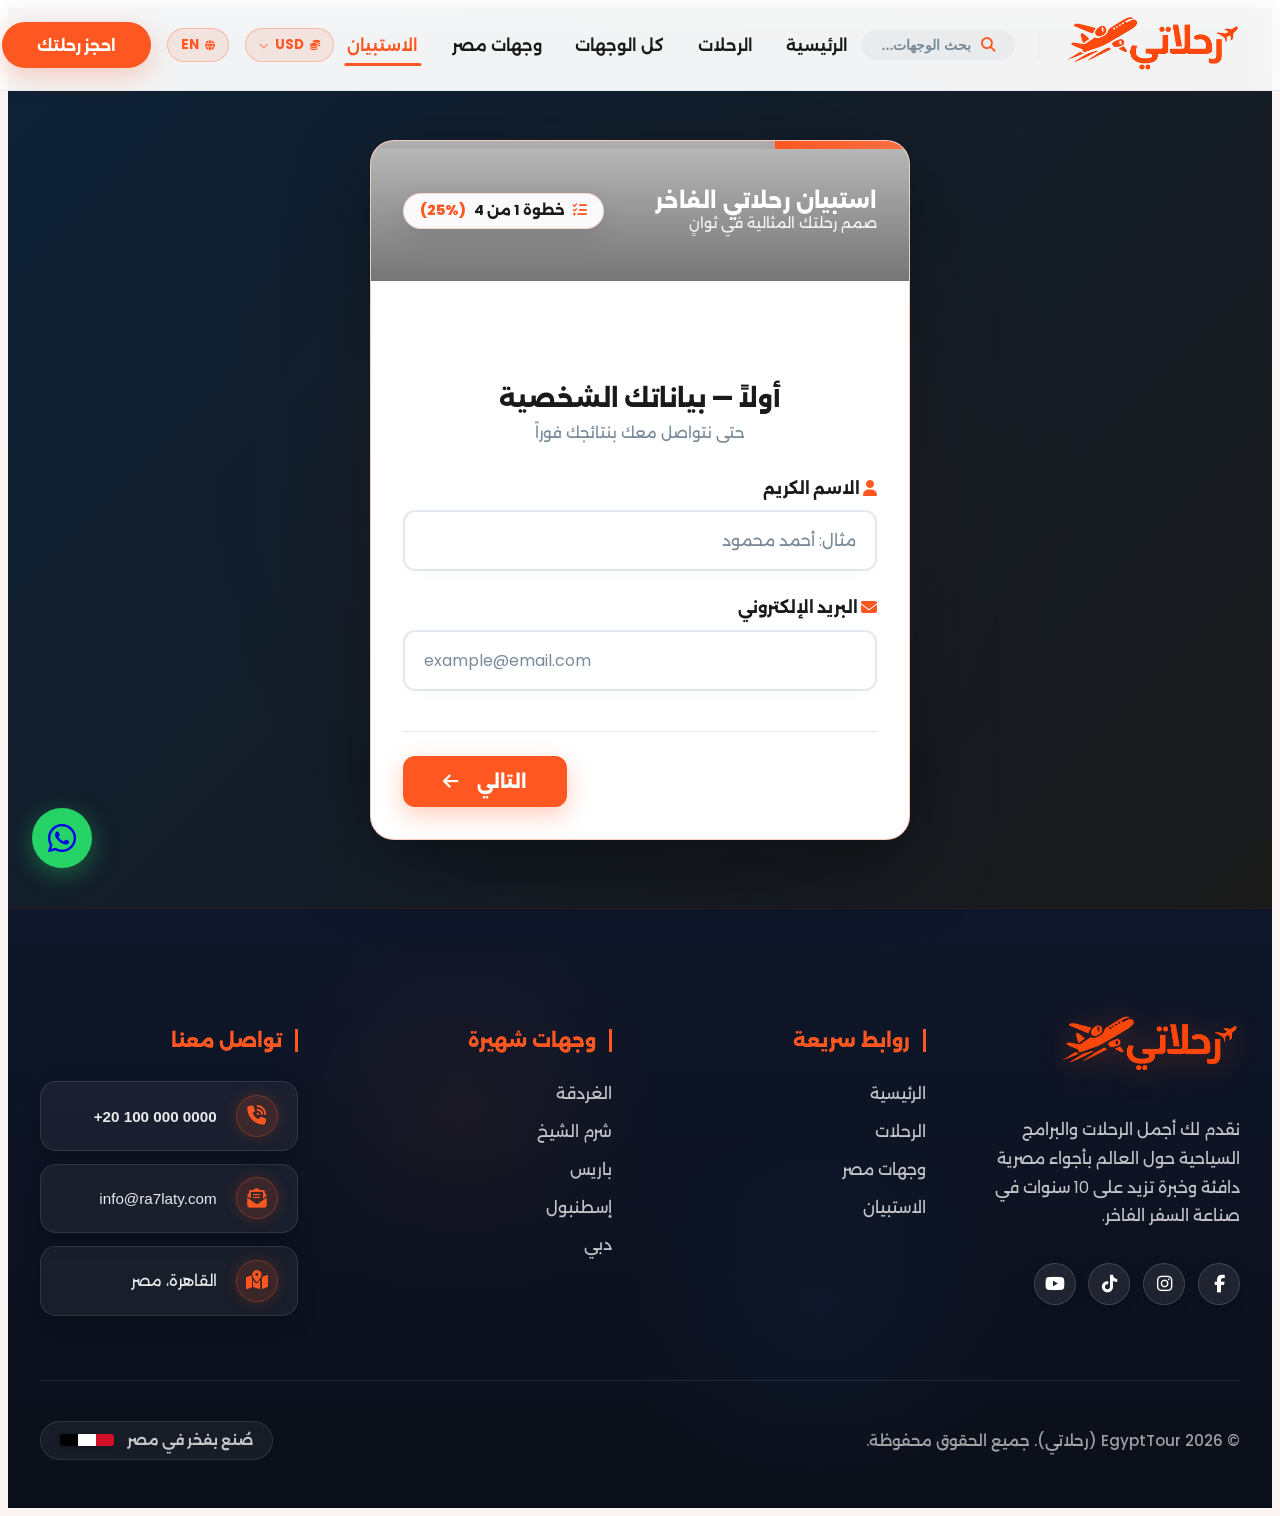
<file: survey.html>
<!DOCTYPE html>

<html lang="ar" dir="rtl">

<head>

    <meta charset="UTF-8">

    <meta name="viewport" content="width=device-width, initial-scale=1.0">

    <meta name="theme-color" content="#FF5722">

    <meta name="csrf-token" content="">

    <title>استبيان رحلاتي الفاخر | صمم رحلتك السياحية المثالية</title>

    <meta name="description" content="شارك في استبيان رحلاتي الفاخر (ra7laty.com) لتصميم رحلتك السياحية المثالية المخصصة لتفضيلاتك الشخصية وميزانيتك في ثوانٍ معدودة.">

    <link rel="canonical" href="https://ra7laty.com/survey.html">

    <link rel="alternate" hreflang="ar" href="https://ra7laty.com/survey.html">

    <link rel="alternate" hreflang="en" href="https://ra7laty.com/en/survey.html">

    <link rel="alternate" hreflang="x-default" href="https://ra7laty.com/survey.html">

    <meta name="robots" content="index, follow, max-image-preview:large, max-snippet:-1, max-video-preview:-1">

    <meta name="author" content="رحلاتي | Ra7laty">

    <meta name="geo.region" content="EG">

    <meta name="geo.placename" content="Cairo, Egypt">

    <meta property="og:type" content="website">

    <meta property="og:title" content="استبيان رحلاتي الفاخر | صمم رحلتك السياحية المثالية">

    <meta property="og:description" content="شارك في استبيان رحلاتي الفاخر لتصميم رحلتك السياحية المثالية المخصصة لتفضيلاتك وميزانيتك في ثوانٍ معدودة.">

    <meta property="og:url" content="https://ra7laty.com/survey.html">

    <meta property="og:site_name" content="رحلاتي | Ra7laty">

    <meta property="og:locale" content="ar_AR">

    <meta property="og:image" content="https://ra7laty.com/assets/logo.png">

    <meta property="og:image:width" content="1200">

    <meta property="og:image:height" content="630">

    <meta property="og:image:alt" content="استبيان رحلاتي الفاخر">

    <meta name="twitter:card" content="summary_large_image">

    <meta name="twitter:site" content="@ra7laty">

    <meta name="twitter:title" content="استبيان رحلاتي الفاخر | صمم رحلتك السياحية المثالية">

    <meta name="twitter:description" content="شارك في استبيان رحلاتي الفاخر لتصميم رحلتك السياحية المثالية المخصصة لتفضيلاتك وميزانيتك في ثوانٍ معدودة.">

    <meta name="twitter:image" content="https://ra7laty.com/assets/logo.png">
    <link rel="icon" type="image/png" href="https://ra7laty.com/assets/logo.png">
    <link rel="apple-touch-icon" href="https://ra7laty.com/assets/logo.png">

    <script type="application/ld+json">
    {
      "@context": "https://schema.org",
      "@type": "TravelAgency",
      "name": "رحلاتي",
      "alternateName": "Ra7laty",
      "url": "https://ra7laty.com/survey.html",
      "logo": "https://ra7laty.com/assets/logo.png",
      "address": {
        "@type": "PostalAddress",
        "addressLocality": "Cairo",
        "addressCountry": "EG"
      },
      "telephone": "+201000000000",
      "email": "info@ra7laty.com",
      "sameAs": [
        "https://ra7laty.com",
        "https://www.facebook.com/ra7laty",
        "https://www.instagram.com/ra7laty"
      ]
    }
    </script>

    <!-- Google Fonts & External Assets Preconnect (Rocket Performance) -->
    <link rel="preconnect" href="https://fonts.googleapis.com">
    <link rel="preconnect" href="https://fonts.gstatic.com" crossorigin>
    <link rel="preconnect" href="https://cdnjs.cloudflare.com" crossorigin>
    <link rel="preconnect" href="https://images.unsplash.com" crossorigin>
    <link rel="dns-prefetch" href="https://fonts.googleapis.com">
    <link rel="dns-prefetch" href="https://fonts.gstatic.com">
    <link rel="dns-prefetch" href="https://cdnjs.cloudflare.com">
    <link rel="dns-prefetch" href="https://images.unsplash.com">
    <link href="https://fonts.googleapis.com/css2?family=Alexandria:wght@400;500;600;700;800&family=Poppins:wght@400;500;600;700&display=swap" rel="stylesheet">

    <!-- Font Awesome 6 Free -->

    <link rel="stylesheet" href="https://cdnjs.cloudflare.com/ajax/libs/font-awesome/6.5.1/css/all.min.css" integrity="sha512-DTOQO9RWCH3ppGqcWaEA1BIZOC6xxalwEsw9c2QQeAIftl+Vegovlnee1c9QX4TctnWMn13TZye+giMm8e2LwA==" crossorigin="anonymous" referrerpolicy="no-referrer">

    <link rel="stylesheet" href="css/style.css">
    <link rel="stylesheet" href="css/survey.css">
    <script src="js/main.js" defer></script>
    <script src="js/survey.js" defer></script>

</head>

<body>

    <nav class="navbar" id="mainNav">

        <div style="max-width:1250px; margin:0 auto; padding:0 1.5rem; display:flex; align-items:center; justify-content:space-between; height:90px;">

            <div style="display:flex; align-items:center; gap:1.5rem;">
                <a href="index.html" style="display:flex; align-items:center; text-decoration:none;">
                    <img src="assets/logo.png" alt="EgyptTour Logo" decoding="async" style="height: 78px; width: auto; object-fit: contain; transition: transform 0.3s ease;" onmouseover="this.style.transform='scale(1.05)'" onmouseout="this.style.transform='scale(1)'">
                </a>
                <div style="height:32px; width:1px; background:var(--color-border);" class="desktop-only"></div>
                <button onclick="window.location.href='index.html#hero'" style="background:rgba(26,26,26,0.04); border:1px solid var(--color-border); border-radius:50px; padding:0.4rem 1.2rem; display:flex; align-items:center; gap:0.6rem; cursor:pointer; transition:all 0.2s;" onmouseover="this.style.background='rgba(26,26,26,0.08)'" onmouseout="this.style.background='rgba(26,26,26,0.04)'" class="desktop-only">
                    <i class="fa-solid fa-magnifying-glass" style="color:var(--color-primary); font-size:0.9rem;"></i>
                    <span style="color:var(--color-text-muted); font-size:0.9rem; font-weight:600;" data-i18n="searchNav">بحث الوجهات...</span>
                </button>
            </div>

            <div style="display:flex; align-items:center; gap:0.5rem;" class="desktop-nav">

                <a href="index.html" class="nav-link" data-i18n="navHome">الرئيسية</a>
                <a href="index.html#world-trips" class="nav-link" data-i18n="navTrips">الرحلات</a>
                <a href="index.html#world-trips" class="nav-link" data-i18n="navDestinations">كل الوجهات</a>
                <a href="index.html#egypt-destinations" class="nav-link" data-i18n="navEgypt">وجهات مصر</a>
                <a href="survey.html" class="nav-link active" data-i18n="navSurvey">الاستبيان</a>
            </div>

            <div style="display:flex; align-items:center; gap:1rem;">

                <div style="position:relative;" id="currencyWidget">

                    <button onclick="toggleCurrencyMenu()" id="currencyBtn"

                            style="background:rgba(255, 87, 34, 0.1); border:1px solid rgba(255, 87, 34, 0.3); color:var(--color-primary); font-family:inherit; font-size:0.85rem; font-weight:700; cursor:pointer; padding:0.4rem 0.8rem; border-radius:20px; display:flex; align-items:center; gap:0.4rem; transition:all 0.2s;"

                            onmouseover="this.style.background='rgba(255, 87, 34, 0.2)'"

                            onmouseout="this.style.background='rgba(255, 87, 34, 0.1)'">

                        <i class="fa-solid fa-coins fa-xs"></i>

                        <span id="currencyBtnLabel">USD</span>

                        <i class="fa-solid fa-chevron-down fa-xs" style="opacity:0.6; font-size:0.6rem;"></i>

                    </button>

                                        <div id="currencyMenu" style="display:none; position:absolute; top:calc(100% + 8px); right:0; background:var(--color-surface); border:1px solid rgba(255, 87, 34, 0.25); border-radius:16px; padding:0.5rem; min-width:170px; z-index:999; box-shadow:0 12px 40px rgba(0,0,0,0.15);">
                        <button onclick="selectCurrency('USD','$')" data-currency="USD" style="display:flex; align-items:center; gap:0.5rem; width:100%; background:none; border:none; color:var(--color-text); font-family:inherit; font-size:0.85rem; padding:0.5rem 0.7rem; border-radius:10px; cursor:pointer; text-align:start; transition:all 0.15s;" onmouseover="this.style.background='rgba(255, 87, 34, 0.12)';this.style.color='var(--color-primary)'" onmouseout="this.style.background='none';this.style.color='var(--color-text)'">
                            <span>🇺🇸</span>
                            <span style="font-weight:700;">USD</span>
                            <span style="color:#64748B; font-size:0.75rem; margin-inline-start:auto;">$</span>
                        </button>
                        <button onclick="selectCurrency('EUR','€')" data-currency="EUR" style="display:flex; align-items:center; gap:0.5rem; width:100%; background:none; border:none; color:var(--color-text); font-family:inherit; font-size:0.85rem; padding:0.5rem 0.7rem; border-radius:10px; cursor:pointer; text-align:start; transition:all 0.15s;" onmouseover="this.style.background='rgba(255, 87, 34, 0.12)';this.style.color='var(--color-primary)'" onmouseout="this.style.background='none';this.style.color='var(--color-text)'">
                            <span>🇪🇺</span>
                            <span style="font-weight:700;">EUR</span>
                            <span style="color:#64748B; font-size:0.75rem; margin-inline-start:auto;">€</span>
                        </button>
                        <button onclick="selectCurrency('GBP','£')" data-currency="GBP" style="display:flex; align-items:center; gap:0.5rem; width:100%; background:none; border:none; color:var(--color-text); font-family:inherit; font-size:0.85rem; padding:0.5rem 0.7rem; border-radius:10px; cursor:pointer; text-align:start; transition:all 0.15s;" onmouseover="this.style.background='rgba(255, 87, 34, 0.12)';this.style.color='var(--color-primary)'" onmouseout="this.style.background='none';this.style.color='var(--color-text)'">
                            <span>🇬🇧</span>
                            <span style="font-weight:700;">GBP</span>
                            <span style="color:#64748B; font-size:0.75rem; margin-inline-start:auto;">£</span>
                        </button>
                        <button onclick="selectCurrency('EGP','E£')" data-currency="EGP" style="display:flex; align-items:center; gap:0.5rem; width:100%; background:none; border:none; color:var(--color-text); font-family:inherit; font-size:0.85rem; padding:0.5rem 0.7rem; border-radius:10px; cursor:pointer; text-align:start; transition:all 0.15s;" onmouseover="this.style.background='rgba(255, 87, 34, 0.12)';this.style.color='var(--color-primary)'" onmouseout="this.style.background='none';this.style.color='var(--color-text)'">
                            <span>🇪🇬</span>
                            <span style="font-weight:700;">EGP</span>
                            <span style="color:#64748B; font-size:0.75rem; margin-inline-start:auto;">E£</span>
                        </button>
                        <button onclick="selectCurrency('SAR','SAR')" data-currency="SAR" style="display:flex; align-items:center; gap:0.5rem; width:100%; background:none; border:none; color:var(--color-text); font-family:inherit; font-size:0.85rem; padding:0.5rem 0.7rem; border-radius:10px; cursor:pointer; text-align:start; transition:all 0.15s;" onmouseover="this.style.background='rgba(255, 87, 34, 0.12)';this.style.color='var(--color-primary)'" onmouseout="this.style.background='none';this.style.color='var(--color-text)'">
                            <span>🇸🇦</span>
                            <span style="font-weight:700;">SAR</span>
                            <span style="color:#64748B; font-size:0.75rem; margin-inline-start:auto;">SAR</span>
                        </button>
                        <button onclick="selectCurrency('AED','AED')" data-currency="AED" style="display:flex; align-items:center; gap:0.5rem; width:100%; background:none; border:none; color:var(--color-text); font-family:inherit; font-size:0.85rem; padding:0.5rem 0.7rem; border-radius:10px; cursor:pointer; text-align:start; transition:all 0.15s;" onmouseover="this.style.background='rgba(255, 87, 34, 0.12)';this.style.color='var(--color-primary)'" onmouseout="this.style.background='none';this.style.color='var(--color-text)'">
                            <span>🇦🇪</span>
                            <span style="font-weight:700;">AED</span>
                            <span style="color:#64748B; font-size:0.75rem; margin-inline-start:auto;">AED</span>
                        </button>
                    </div>

                </div>

                <button id="langBtn" style="background:rgba(255, 87, 34, 0.1); border:1px solid rgba(255, 87, 34, 0.3); color:var(--color-primary); font-family:inherit; font-size:0.85rem; font-weight:700; cursor:pointer; padding:0.4rem 0.8rem; border-radius:20px; display:flex; align-items:center; gap:0.4rem; transition:all 0.2s;" onclick="switchLanguage()" onmouseover="this.style.background='rgba(255, 87, 34, 0.2)'" onmouseout="this.style.background='rgba(255, 87, 34, 0.1)'">
                    <i class="fa-solid fa-globe fa-xs"></i>
                    <span id="langBtnLabel">EN</span>
                </button>

                <a href="index.html#world-trips" class="btn-pill desktop-only" style="font-size:0.95rem;" data-i18n="navCta">احجز رحلتك</a>

                <button id="mobileMenuBtn" style="display:none; background:none; border:none; color:var(--color-primary); cursor:pointer; padding:0.3rem; font-size:1.4rem;" class="mobile-only">

                    <i class="fa-solid fa-bars"></i>

                </button>

            </div>

        </div>

        <div id="mobileMenu" class="mobile-menu-container" style="display:none;">
            <button onclick="document.getElementById('mobileMenu').style.display='none'" class="mobile-close-btn" aria-label="Close menu">
                <i class="fa-solid fa-xmark"></i>
            </button>
            <a href="index.html" class="mobile-nav-link" data-i18n="navHome">
                <i class="fa-solid fa-house"></i> <span>الرئيسية</span>
            </a>
            <a href="index.html#world-trips" class="mobile-nav-link" data-i18n="navTrips" onclick="document.getElementById('mobileMenu').style.display='none'">
                <i class="fa-solid fa-plane-departure"></i> <span>الرحلات</span>
            </a>
            <a href="index.html#world-trips" class="mobile-nav-link" data-i18n="navDestinations" onclick="document.getElementById('mobileMenu').style.display='none'">
                <i class="fa-solid fa-earth-americas"></i> <span>كل الوجهات</span>
            </a>
            <a href="index.html#egypt-destinations" class="mobile-nav-link" data-i18n="navEgypt" onclick="document.getElementById('mobileMenu').style.display='none'">
                <i class="fa-solid fa-pyramid"></i> <span>وجهات مصر</span>
            </a>
            <a href="survey.html" class="mobile-nav-link active" data-i18n="navSurvey">
                <i class="fa-solid fa-clipboard-question"></i> <span>الاستبيان</span>
            </a>
            <a href="index.html#world-trips" class="mobile-nav-cta" data-i18n="navCta" onclick="document.getElementById('mobileMenu').style.display='none'">
                <i class="fa-solid fa-map-location-dot"></i> <span>احجز رحلتك</span>
            </a>
        </div>

    </nav>

    <main>
<div id="surveySection" style="min-height: 100vh; background: linear-gradient(135deg, #0D2137 0%, #1A1A1A 100%); padding: 8rem 1rem 4rem; display: flex; align-items: center; justify-content: center; position: relative;">
    <!-- Elegant background glow effect -->
    <div style="position: absolute; width: 400px; height: 400px; background: rgba(255, 87, 34, 0.15); filter: blur(120px); border-radius: 50%; z-index: 0;"></div>
    
    <div id="surveyContainer" style="background: var(--color-surface); border-radius: 24px; box-shadow: 0 25px 80px rgba(0,0,0,0.35); max-width: 540px; width: 100%; position: relative; overflow: hidden; border: 1px solid rgba(255, 87, 34, 0.3); z-index: 1;">
        
        <!-- Elegant Top Progress Line -->
        <div class="survey-progress-bar" id="progressBarContainer" style="position:absolute; top:0; left:0; right:0; height:8px; background:rgba(0,0,0,0.06); z-index:10;">
            <div id="progressFill" class="survey-progress-fill" style="height:100%; background:var(--primary-gradient); width:25%; transition:width 0.4s cubic-bezier(0.4, 0, 0.2, 1);"></div>
        </div>

        <!-- Premium Header Image & Floating Badge -->
        <div style="height: 140px; width: 100%; background: linear-gradient(180deg, rgba(26,26,26,0.3) 0%, rgba(26,26,26,0.6) 100%), url('https://images.unsplash.com/photo-1539650116574-8efeb43e2750?auto=format&fit=crop&w=1200&q=80') center/cover no-repeat; position: relative; z-index: 1; display: flex; align-items: center; justify-content: space-between; padding: 0 2rem;">
            <div style="color: white;">
                <h3 data-i18n="surveyHeaderTitle" style="font-size: 1.3rem; font-weight: 800; margin: 0; font-family: var(--font-ar-display);">استبيان رحلاتي الفاخر</h3>
                <p data-i18n="surveyHeaderSub" style="font-size: 0.9rem; opacity: 0.9; margin: 0;">صمم رحلتك المثالية في ثوانٍ</p>
            </div>
            <div style="background:rgba(255,255,255,0.95); backdrop-filter:blur(10px); padding:0.4rem 1rem; border-radius:30px; font-weight:700; font-size:0.9rem; color:var(--color-primary-dark); box-shadow:0 8px 25px rgba(0,0,0,0.1); border:1px solid rgba(255,87,34,0.2); z-index:5; display:flex; align-items:center; gap:0.5rem;">
                <i class="fa-solid fa-list-check" style="color:var(--color-primary);"></i>
                <span id="stepLabel">خطوة 1 من 4</span>
                <span id="stepPercent" style="color:var(--color-primary); font-weight:800;">(25%)</span>
            </div>
        </div>

        <!-- Survey Content Area -->
        <div style="padding: 2.2rem 2rem 2rem; position: relative; z-index: 2;">
        <div class="survey-wrapper">

        <form id="surveyForm" onsubmit="event.preventDefault(); return false;">
            
            <div class="survey-step active" id="step1">
                <div style="text-align: center; margin-bottom: 2rem;">
                    <h2 data-i18n="step1Title" style="font-size: 1.5rem; font-weight: 800; color: var(--color-primary-dark); margin-bottom: 0.3rem;">أولاً — بياناتك الشخصية</h2>
                    <p data-i18n="step1Sub" style="color: var(--color-text-muted); font-size: 0.95rem; margin: 0;">حتى نتواصل معك بنتائجك فوراً</p>
                </div>

                <div style="margin-bottom:1.5rem;">
                    <label class="survey-label" data-i18n="labelName"><i class="fa-solid fa-user" style="color:var(--color-primary);"></i> الاسم الكريم</label>
                    <input type="text" id="name" class="survey-input" required data-i18n="placeholderName" placeholder="مثال: أحمد محمود">
                    <div id="nameError" style="color:#E07A5F; font-size:0.95rem; margin-top:0.5rem; display:none; font-weight:600;">الاسم مطلوب</div>
                </div>

                <div style="margin-bottom:1.5rem;">
                    <label class="survey-label" data-i18n="labelEmail"><i class="fa-solid fa-envelope" style="color:var(--color-primary);"></i> البريد الإلكتروني</label>
                    <input type="email" id="email" class="survey-input" required data-i18n="placeholderEmail" placeholder="example@email.com" dir="ltr">
                    <div id="emailError" style="color:#E07A5F; font-size:0.95rem; margin-top:0.5rem; display:none; font-weight:600;">بريد إلكتروني صحيح مطلوب</div>
                </div>
            </div>

            <div class="survey-step" id="step2" style="display:none;">
                <div style="text-align: center; margin-bottom: 2rem;">
                    <h2 data-i18n="step2Title" style="font-size: 1.5rem; font-weight: 800; color: var(--color-primary-dark); margin-bottom: 0.3rem;">ثانياً — نوع رحلتك</h2>
                    <p data-i18n="step2Sub" style="color: var(--color-text-muted); font-size: 0.95rem; margin: 0;">من سيكون رفيق دربك في هذه المغامرة؟</p>
                </div>

                <div class="survey-option-grid">
                    <div class="survey-option" data-field="travel_type" data-value="family">
                        <span class="option-icon"><i class="fa-solid fa-people-roof"></i></span>
                        <span class="option-label" data-i18n="optFamily">عائلة</span>
                    </div>
                    <div class="survey-option" data-field="travel_type" data-value="couple">
                        <span class="option-icon"><i class="fa-solid fa-user-group"></i></span>
                        <span class="option-label" data-i18n="optCouple">شريك</span>
                    </div>
                    <div class="survey-option" data-field="travel_type" data-value="solo">
                        <span class="option-icon"><i class="fa-solid fa-user"></i></span>
                        <span class="option-label" data-i18n="optSolo">منفرداً</span>
                    </div>
                    <div class="survey-option" data-field="travel_type" data-value="friends">
                        <span class="option-icon"><i class="fa-solid fa-user-friends"></i></span>
                        <span class="option-label" data-i18n="optFriends">أصدقاء</span>
                    </div>
                </div>
                <div id="travelTypeError" style="color:#E07A5F; font-size:0.95rem; margin-top:1rem; display:none; font-weight:600; text-align:center;">يرجى اختيار نوع الرحلة</div>
            </div>

            <div class="survey-step" id="step3" style="display:none;">
                <div style="text-align: center; margin-bottom: 2rem;">
                    <h2 data-i18n="step3Title" style="font-size: 1.5rem; font-weight: 800; color: var(--color-primary-dark); margin-bottom: 0.3rem;">ثالثاً — تفضيلاتك</h2>
                    <p data-i18n="step3Sub" style="color: var(--color-text-muted); font-size: 0.95rem; margin: 0;">كيف تحب أن تقضي وقتك، وما هي ميزانيتك؟</p>
                </div>

                <div style="margin-bottom:2.2rem;">
                    <label class="survey-label" data-i18n="labelClimate"><i class="fa-solid fa-cloud-sun" style="color:var(--color-primary);"></i> المناخ المفضل</label>
                    <div class="survey-option-grid">
                        <div class="survey-option" data-field="climate" data-value="beach"><span class="option-icon"><i class="fa-solid fa-umbrella-beach"></i></span><span class="option-label" data-i18n="optBeach">شاطئ وبحر</span></div>
                        <div class="survey-option" data-field="climate" data-value="desert"><span class="option-icon"><i class="fa-solid fa-sun"></i></span><span class="option-label" data-i18n="optDesert">صحراء وتاريخ</span></div>
                        <div class="survey-option" data-field="climate" data-value="mountain"><span class="option-icon"><i class="fa-solid fa-mountain"></i></span><span class="option-label" data-i18n="optMountain">جبال وطبيعة</span></div>
                        <div class="survey-option" data-field="climate" data-value="city"><span class="option-icon"><i class="fa-solid fa-city"></i></span><span class="option-label" data-i18n="optCity">مدن ومعالم</span></div>
                    </div>
                    <div id="climateError" style="color:#E07A5F; font-size:0.95rem; margin-top:1rem; display:none; font-weight:600; text-align:center;">يرجى اختيار المناخ</div>
                </div>

                <div style="margin-bottom:1.5rem;">
                    <label class="survey-label" data-i18n="labelBudget"><i class="fa-solid fa-wallet" style="color:var(--color-primary);"></i> الميزانية المتاحة (للشخص الواحد)</label>
                    <div style="display:flex; flex-direction:column; gap:0.8rem;">
                        <label class="budget-option" data-i18n="budLow"><input type="radio" name="budget" value="low" style="transform:scale(1.2); accent-color:var(--color-primary);"> اقتصادي (أقل من $500)</label>
                        <label class="budget-option" data-i18n="budMed"><input type="radio" name="budget" value="medium" style="transform:scale(1.2); accent-color:var(--color-primary);"> متوسط ($500 - $1500)</label>
                        <label class="budget-option" data-i18n="budHigh"><input type="radio" name="budget" value="high" style="transform:scale(1.2); accent-color:var(--color-primary);"> مرتفع ($1500 - $3000)</label>
                        <label class="budget-option" data-i18n="budLux"><input type="radio" name="budget" value="luxury" style="transform:scale(1.2); accent-color:var(--color-primary);"> فاخر (أكثر من $3000)</label>
                    </div>
                    <div id="budgetError" style="color:#E07A5F; font-size:0.95rem; margin-top:1rem; display:none; font-weight:600; text-align:center;">يرجى اختيار الميزانية</div>
                </div>
            </div>

            <div class="survey-step" id="step4" style="display:none;">
                <div style="text-align: center; margin-bottom: 2rem;">
                    <h2 data-i18n="step4Title" style="font-size: 1.5rem; font-weight: 800; color: var(--color-primary-dark); margin-bottom: 0.3rem;">رابعاً — اكتشف رحلتك</h2>
                    <p data-i18n="step4Sub" style="color: var(--color-text-muted); font-size: 0.95rem; margin: 0;">مرحباً بك في عالم رحلاتي الفاخر.</p>
                </div>

                <div style="background:rgba(255, 87, 34, 0.08); border-radius:16px; padding:1.8rem; margin-bottom:1.5rem; border:1px solid rgba(255, 87, 34, 0.25);">
                    <div data-i18n="summaryTitle" style="font-weight:800; color:var(--color-primary); margin-bottom:1.2rem; font-size:1.15rem; display:flex; align-items:center; gap:0.5rem;"><i class="fa-solid fa-clipboard-list"></i> ملخص إجاباتك</div>
                    <div id="summaryCells" style="display:flex; flex-direction:column; gap:1rem; font-size:1.05rem; color:var(--color-text);"></div>
                </div>
            </div>

            <div class="survey-nav">
                <button type="button" id="btnBack" class="btn-survey-back" data-i18n="btnBack" style="visibility:hidden;"><i class="fa-solid fa-arrow-right" style="margin-inline-end:0.4rem;"></i> رجوع</button>
                <button type="button" id="btnNext" class="btn-survey-next" data-i18n="btnNext">التالي <i class="fa-solid fa-arrow-left" style="margin-inline-start:0.4rem;"></i></button>
            </div>
        </form>
        </div> <!-- Close survey-wrapper -->
        </div> <!-- Close padding div -->
    </div> <!-- Close surveyContainer -->
</div> <!-- Close outer div -->

<div id="resultsContainer" style="display:none; background:var(--color-bg); min-height:100vh;">
    <div style="background:linear-gradient(180deg, #0F172A 0%, #1E293B 100%); padding:6rem 1.5rem 3rem; text-align:center; border-bottom:1px solid rgba(255, 87, 34, 0.15); position:relative; overflow:hidden;">
        <!-- Ambient Glow -->
        <div style="position:absolute; top:0; left:50%; transform:translateX(-50%); width:500px; height:500px; background:radial-gradient(circle, rgba(255, 87, 34, 0.08) 0%, transparent 70%); pointer-events:none;"></div>
        
        <div style="position:relative; z-index:5;">
            <div data-i18n="badgeMatch" style="display:inline-flex; align-items:center; gap:0.5rem; background:rgba(255, 87, 34, 0.12); color:var(--color-primary); padding:0.4rem 1.4rem; border-radius:30px; font-weight:700; font-size:0.95rem; margin-bottom:1.2rem; border:1px solid rgba(255, 87, 34, 0.3); box-shadow:0 4px 15px rgba(0,0,0,0.1);">
                <i class="fa-solid fa-wand-magic-sparkles"></i>
                <span>مطابقة لتفضيلاتك</span>
            </div>
            <h1 data-i18n="resultsTitle" style="color:var(--color-surface); font-size:clamp(1.8rem, 3.5vw, 2.8rem); font-weight:900; margin-bottom:0.8rem; font-family:var(--font-ar-display); text-shadow:0 4px 20px rgba(0,0,0,0.3);" id="resultsTitle">رحلاتك المقترحة!</h1>
            <p data-i18n="resultsSub" style="color:rgba(255,255,255,0.75); font-size:1.1rem; max-width:600px; margin:0 auto;">بناءً على إجاباتك، اخترنا لك هذه الرحلات المثالية لقضاء عطلة لا تُنسى</p>
        </div>
    </div>
    
    <div style="max-width:1200px; margin:0 auto; padding:4rem 1.5rem;">
        <div id="resultsGrid" style="display:grid; grid-template-columns:repeat(auto-fit, minmax(320px, 1fr)); gap:2.5rem;"></div>
        
        <div id="noResults" style="display:none; text-align:center; padding:3rem;">
            <div style="font-size:3rem; margin-bottom:1rem; color:var(--color-primary);"><i class="fa-solid fa-magnifying-glass"></i></div>
            <h2 data-i18n="noMatchTitle" style="color:var(--color-primary-dark); font-weight:800; margin-bottom:0.5rem; font-size:1.8rem;">لا توجد رحلات مطابقة تماماً</h2>
            <p data-i18n="noMatchSub" style="color:var(--color-text-muted); font-size:1.05rem;">إليك أفضل رحلاتنا المقترحة والشهيرة</p>
            <div id="backupGrid" style="display:grid; grid-template-columns:repeat(auto-fit, minmax(320px, 1fr)); gap:2.5rem; margin-top:2.5rem;"></div>
        </div>

        <div style="text-align:center; margin-top:4rem;">
            <button data-i18n="btnRestart" onclick="location.reload()" class="btn-outline-primary" style="padding:0.8rem 2.5rem; font-weight:700; font-size:1.05rem; border-radius:16px; display:inline-flex; align-items:center; gap:0.5rem;">
                <i class="fa-solid fa-rotate-right"></i>
                <span>أعد الاستبيان</span>
            </button>
        </div>
    </div>
</div>


</main>

    <footer class="site-footer" style="background:linear-gradient(180deg, #0F172A 0%, #0B0F19 100%); border-top:1px solid rgba(255, 87, 34, 0.15); padding:6rem 1.5rem 3rem 1.5rem; position:relative; overflow:hidden;">
        
        <!-- Ambient Glowing Backdrop Orbs -->
        <div style="position:absolute; top:0; left:20%; width:400px; height:400px; background:radial-gradient(circle, rgba(255, 87, 34, 0.05) 0%, transparent 70%); pointer-events:none;"></div>
        <div style="position:absolute; bottom:0; right:20%; width:400px; height:400px; background:radial-gradient(circle, rgba(59, 130, 246, 0.05) 0%, transparent 70%); pointer-events:none;"></div>

        <div style="max-width:1200px; margin:0 auto; position:relative; z-index:10;">

            <div style="display:grid; grid-template-columns:repeat(auto-fit, minmax(240px, 1fr)); gap:3.5rem; padding-bottom:4rem;">

                <!-- Brand & Social Column -->
                <div>
                    <div style="margin-bottom:1.5rem;">
                        <a href="index.html" style="display:inline-block; text-decoration:none;">
                            <img src="assets/logo.png" alt="EgyptTour Logo" loading="lazy" decoding="async" style="height:80px; width:auto; object-fit:contain; filter:drop-shadow(0 4px 15px rgba(255, 87, 34, 0.3)); transition:transform 0.3s ease;" onmouseover="this.style.transform='scale(1.05)'" onmouseout="this.style.transform='scale(1)'">
                        </a>
                    </div>

                    <p style="color:rgba(255,255,255,0.75); font-size:1rem; line-height:1.8; margin-bottom:2rem;" data-i18n="footerDesc">
                        نقدم لك أجمل الرحلات والبرامج السياحية حول العالم بأجواء مصرية دافئة وخبرة تزيد على 10 سنوات في صناعة السفر الفاخر.
                    </p>

                    <!-- Glowing Glassmorphic Social Icons -->
                    <div style="display:flex; gap:0.8rem;">
                        <a href="index.html" title="Facebook" style="width:42px; height:42px; background:rgba(255,255,255,0.08); border:1px solid rgba(255,255,255,0.15); border-radius:50%; display:flex; align-items:center; justify-content:center; color:white; text-decoration:none; transition:all 0.3s; font-size:1.1rem; box-shadow:0 4px 12px rgba(0,0,0,0.2);" onmouseover="this.style.background='#1877F2';this.style.borderColor='#1877F2';this.style.transform='translateY(-3px)';this.style.boxShadow='0 6px 20px rgba(24,119,242,0.4)'" onmouseout="this.style.background='rgba(255,255,255,0.08)';this.style.borderColor='rgba(255,255,255,0.15)';this.style.transform='translateY(0)';this.style.boxShadow='0 4px 12px rgba(0,0,0,0.2)'">
                            <i class="fa-brands fa-facebook-f"></i>
                        </a>

                        <a href="index.html" title="Instagram" style="width:42px; height:42px; background:rgba(255,255,255,0.08); border:1px solid rgba(255,255,255,0.15); border-radius:50%; display:flex; align-items:center; justify-content:center; color:white; text-decoration:none; transition:all 0.3s; font-size:1.1rem; box-shadow:0 4px 12px rgba(0,0,0,0.2);" onmouseover="this.style.background='#E1306C';this.style.borderColor='#E1306C';this.style.transform='translateY(-3px)';this.style.boxShadow='0 6px 20px rgba(225,48,108,0.4)'" onmouseout="this.style.background='rgba(255,255,255,0.08)';this.style.borderColor='rgba(255,255,255,0.15)';this.style.transform='translateY(0)';this.style.boxShadow='0 4px 12px rgba(0,0,0,0.2)'">
                            <i class="fa-brands fa-instagram"></i>
                        </a>

                        <a href="index.html" title="TikTok" style="width:42px; height:42px; background:rgba(255,255,255,0.08); border:1px solid rgba(255,255,255,0.15); border-radius:50%; display:flex; align-items:center; justify-content:center; color:white; text-decoration:none; transition:all 0.3s; font-size:1.1rem; box-shadow:0 4px 12px rgba(0,0,0,0.2);" onmouseover="this.style.background='white';this.style.color='black';this.style.borderColor='white';this.style.transform='translateY(-3px)';this.style.boxShadow='0 6px 20px rgba(255,255,255,0.3)'" onmouseout="this.style.background='rgba(255,255,255,0.08)';this.style.color='white';this.style.borderColor='rgba(255,255,255,0.15)';this.style.transform='translateY(0)';this.style.boxShadow='0 4px 12px rgba(0,0,0,0.2)'">
                            <i class="fa-brands fa-tiktok"></i>
                        </a>

                        <a href="index.html" title="YouTube" style="width:42px; height:42px; background:rgba(255,255,255,0.08); border:1px solid rgba(255,255,255,0.15); border-radius:50%; display:flex; align-items:center; justify-content:center; color:white; text-decoration:none; transition:all 0.3s; font-size:1.1rem; box-shadow:0 4px 12px rgba(0,0,0,0.2);" onmouseover="this.style.background='#FF0000';this.style.borderColor='#FF0000';this.style.transform='translateY(-3px)';this.style.boxShadow='0 6px 20px rgba(255,0,0,0.4)'" onmouseout="this.style.background='rgba(255,255,255,0.08)';this.style.borderColor='rgba(255,255,255,0.15)';this.style.transform='translateY(0)';this.style.boxShadow='0 4px 12px rgba(0,0,0,0.2)'">
                            <i class="fa-brands fa-youtube"></i>
                        </a>
                    </div>
                </div>

                <!-- Quick Links Column -->
                <div>
                    <h4 style="color:var(--color-primary); font-weight:800; margin-bottom:1.8rem; font-size:1.15rem; font-family:var(--font-ar-display); border-inline-start:3px solid var(--color-primary); padding-inline-start:0.8rem;" data-i18n="footerLinks">روابط سريعة</h4>
                    <ul style="list-style:none; padding:0; margin:0; display:flex; flex-direction:column; gap:0.8rem;">
                        <li><a href="index.html" class="footer-link" style="color:rgba(255,255,255,0.75); text-decoration:none; transition:all 0.2s; display:inline-flex; align-items:center; gap:0.4rem; font-size:1rem;" onmouseover="this.style.color='var(--color-primary)';this.style.transform='translateX(-5px)'" onmouseout="this.style.color='rgba(255,255,255,0.75)';this.style.transform='translateX(0)'" data-i18n="navHome">الرئيسية</a></li>
                        <li><a href="index.html#world-trips" class="footer-link" style="color:rgba(255,255,255,0.75); text-decoration:none; transition:all 0.2s; display:inline-flex; align-items:center; gap:0.4rem; font-size:1rem;" onmouseover="this.style.color='var(--color-primary)';this.style.transform='translateX(-5px)'" onmouseout="this.style.color='rgba(255,255,255,0.75)';this.style.transform='translateX(0)'" data-i18n="navTrips">الرحلات</a></li>
                        <li><a href="index.html#egypt-destinations" class="footer-link" style="color:rgba(255,255,255,0.75); text-decoration:none; transition:all 0.2s; display:inline-flex; align-items:center; gap:0.4rem; font-size:1rem;" onmouseover="this.style.color='var(--color-primary)';this.style.transform='translateX(-5px)'" onmouseout="this.style.color='rgba(255,255,255,0.75)';this.style.transform='translateX(0)'" data-i18n="navEgypt">وجهات مصر</a></li>
                        <li><a href="survey.html" class="footer-link" style="color:rgba(255,255,255,0.75); text-decoration:none; transition:all 0.2s; display:inline-flex; align-items:center; gap:0.4rem; font-size:1rem;" onmouseover="this.style.color='var(--color-primary)';this.style.transform='translateX(-5px)'" onmouseout="this.style.color='rgba(255,255,255,0.75)';this.style.transform='translateX(0)'" data-i18n="navSurvey">الاستبيان</a></li>
                    </ul>
                </div>

                <!-- Popular Destinations Column -->
                <div>
                    <h4 style="color:var(--color-primary); font-weight:800; margin-bottom:1.8rem; font-size:1.15rem; font-family:var(--font-ar-display); border-inline-start:3px solid var(--color-primary); padding-inline-start:0.8rem;" data-i18n="footerDest">وجهات شهيرة</h4>
                    <ul style="list-style:none; padding:0; margin:0; display:flex; flex-direction:column; gap:0.8rem;">
                        <li><a href="index.html#world-trips" class="footer-link" style="color:rgba(255,255,255,0.75); text-decoration:none; transition:all 0.2s; display:inline-flex; align-items:center; gap:0.4rem; font-size:1rem;" onmouseover="this.style.color='var(--color-primary)';this.style.transform='translateX(-5px)'" onmouseout="this.style.color='rgba(255,255,255,0.75)';this.style.transform='translateX(0)'" data-i18n="destHurghada">الغردقة</a></li>
                        <li><a href="index.html#world-trips" class="footer-link" style="color:rgba(255,255,255,0.75); text-decoration:none; transition:all 0.2s; display:inline-flex; align-items:center; gap:0.4rem; font-size:1rem;" onmouseover="this.style.color='var(--color-primary)';this.style.transform='translateX(-5px)'" onmouseout="this.style.color='rgba(255,255,255,0.75)';this.style.transform='translateX(0)'" data-i18n="destSharm">شرم الشيخ</a></li>
                        <li><a href="index.html#world-trips" class="footer-link" style="color:rgba(255,255,255,0.75); text-decoration:none; transition:all 0.2s; display:inline-flex; align-items:center; gap:0.4rem; font-size:1rem;" onmouseover="this.style.color='var(--color-primary)';this.style.transform='translateX(-5px)'" onmouseout="this.style.color='rgba(255,255,255,0.75)';this.style.transform='translateX(0)'" data-i18n="destParis">باريس</a></li>
                        <li><a href="index.html#world-trips" class="footer-link" style="color:rgba(255,255,255,0.75); text-decoration:none; transition:all 0.2s; display:inline-flex; align-items:center; gap:0.4rem; font-size:1rem;" onmouseover="this.style.color='var(--color-primary)';this.style.transform='translateX(-5px)'" onmouseout="this.style.color='rgba(255,255,255,0.75)';this.style.transform='translateX(0)'" data-i18n="destIstanbul">إسطنبول</a></li>
                        <li><a href="index.html#world-trips" class="footer-link" style="color:rgba(255,255,255,0.75); text-decoration:none; transition:all 0.2s; display:inline-flex; align-items:center; gap:0.4rem; font-size:1rem;" onmouseover="this.style.color='var(--color-primary)';this.style.transform='translateX(-5px)'" onmouseout="this.style.color='rgba(255,255,255,0.75)';this.style.transform='translateX(0)'" data-i18n="destDubai">دبي</a></li>
                    </ul>
                </div>

                <!-- Contact Column -->
                <div>
                    <h4 style="color:var(--color-primary); font-weight:800; margin-bottom:1.8rem; font-size:1.15rem; font-family:var(--font-ar-display); border-inline-start:3px solid var(--color-primary); padding-inline-start:0.8rem;" data-i18n="footerContact">تواصل معنا</h4>
                    <div style="display:flex; flex-direction:column; gap:0.8rem;">
                        <div class="footer-contact-item">
                            <div class="footer-contact-icon">
                                <i class="fa-solid fa-phone-volume"></i>
                            </div>
                            <span dir="ltr" style="font-weight:600; font-family:'Inter', sans-serif;">+20 100 000 0000</span>
                        </div>

                        <div class="footer-contact-item">
                            <div class="footer-contact-icon">
                                <i class="fa-solid fa-envelope-open-text"></i>
                            </div>
                            <span style="font-family:'Inter', sans-serif;">info@ra7laty.com</span>
                        </div>

                        <div class="footer-contact-item">
                            <div class="footer-contact-icon">
                                <i class="fa-solid fa-map-location-dot"></i>
                            </div>
                            <span data-i18n="footerAddress">القاهرة، مصر</span>
                        </div>
                    </div>
                </div>

            </div>

            <!-- Copyright & Flag Bottom Bar -->
            <div style="padding-top:2.5rem; border-top:1px solid rgba(255,255,255,0.1); display:flex; align-items:center; justify-content:space-between; flex-wrap:wrap; gap:1.5rem;">
                <p style="color:rgba(255,255,255,0.6); font-size:0.95rem; margin:0; font-weight:500;" data-i18n="footerCopy">
                    © 2026 EgyptTour (رحلاتي). جميع الحقوق محفوظة.
                </p>

                <div style="display:flex; align-items:center; gap:0.8rem; background:rgba(255,255,255,0.05); padding:0.5rem 1.2rem; border-radius:25px; border:1px solid rgba(255,255,255,0.1);">
                    <span style="color:rgba(255,255,255,0.75); font-size:0.9rem; font-weight:600;" data-i18n="footerMadeIn">صُنع بفخر في مصر</span>
                    <div style="display:flex; align-items:center; box-shadow:0 2px 5px rgba(0,0,0,0.2); border-radius:3px; overflow:hidden;">
                        <div style="width:18px; height:12px; background:#CE1126;"></div>
                        <div style="width:18px; height:12px; background:white;"></div>
                        <div style="width:18px; height:12px; background:#000;"></div>
                    </div>
                </div>
            </div>

        </div>
    </footer>

    <a href="https://wa.me/201000000000?text="

       target="_blank"

       class="whatsapp-float"

       title="تواصل عبر واتساب">

        <i class="fa-brands fa-whatsapp" style="font-size:2rem; line-height:1;"></i>

    </a>

    

</body>

</html>
</file>
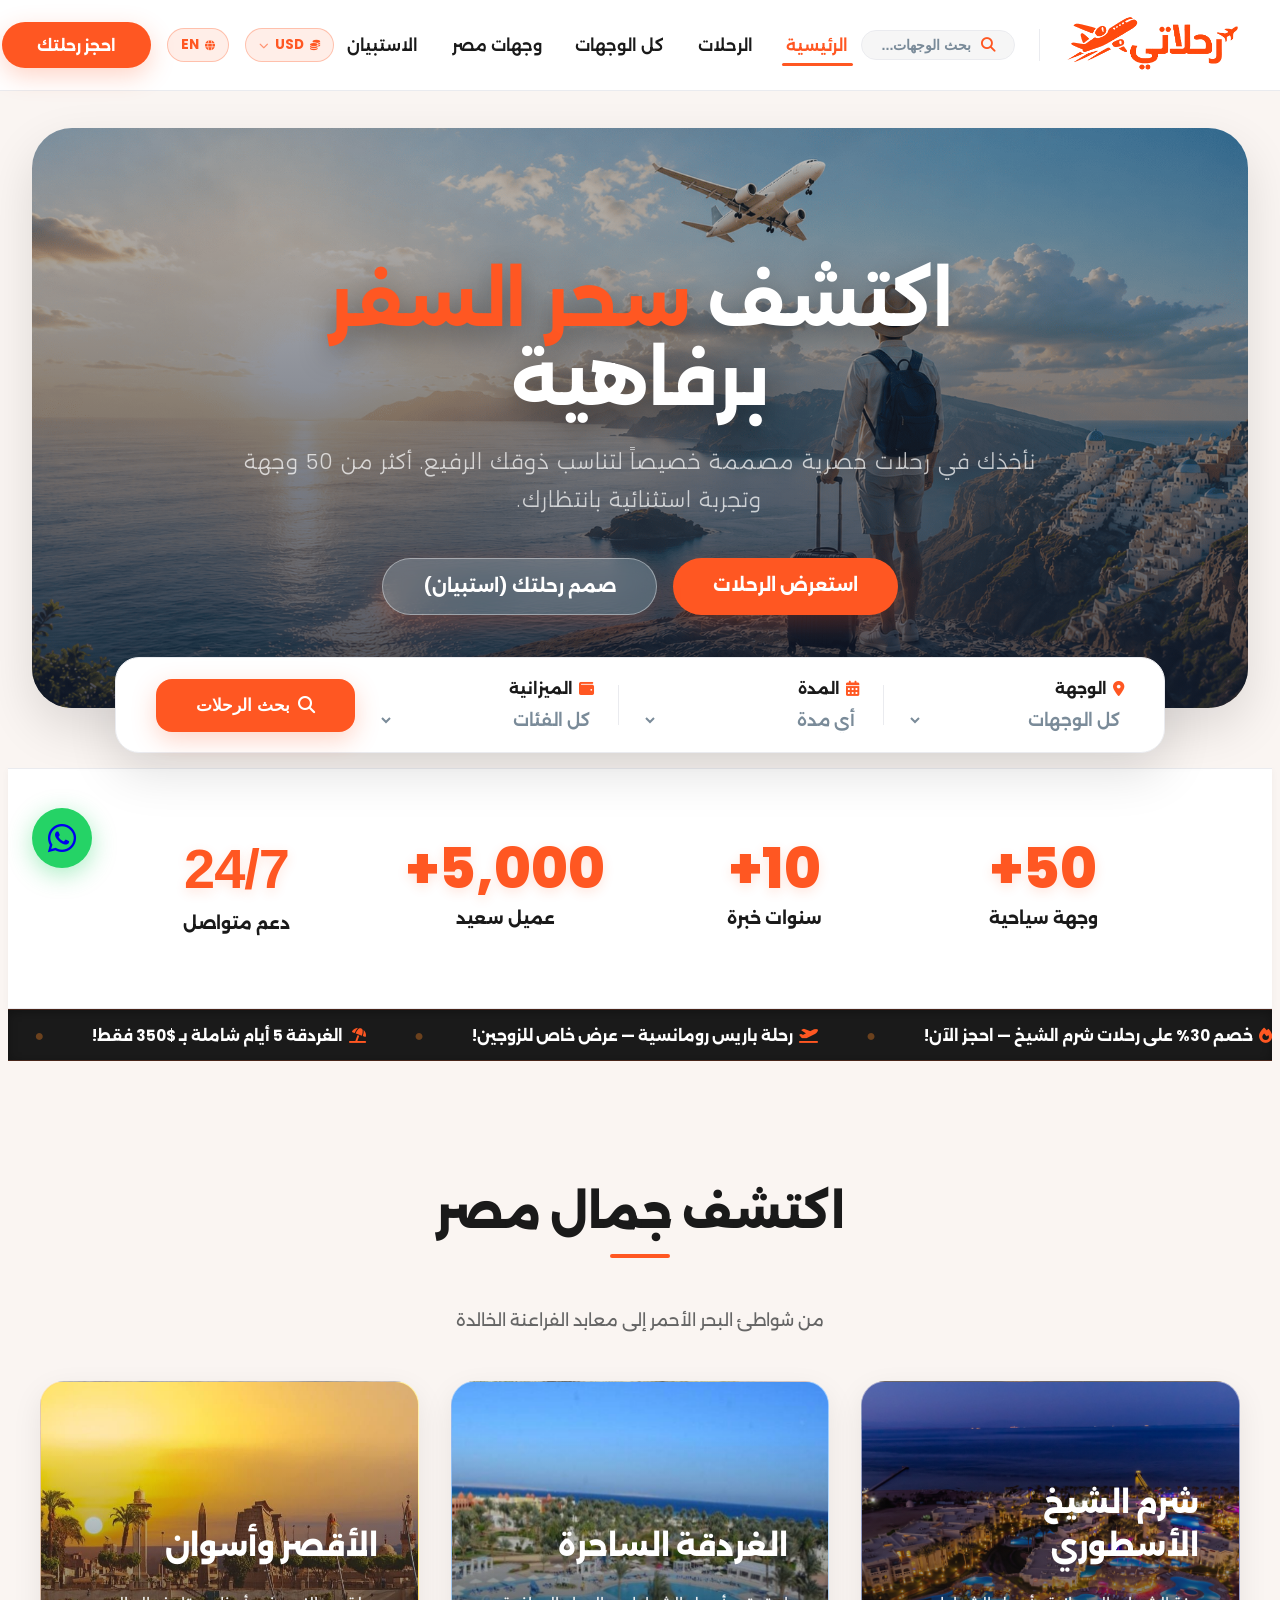
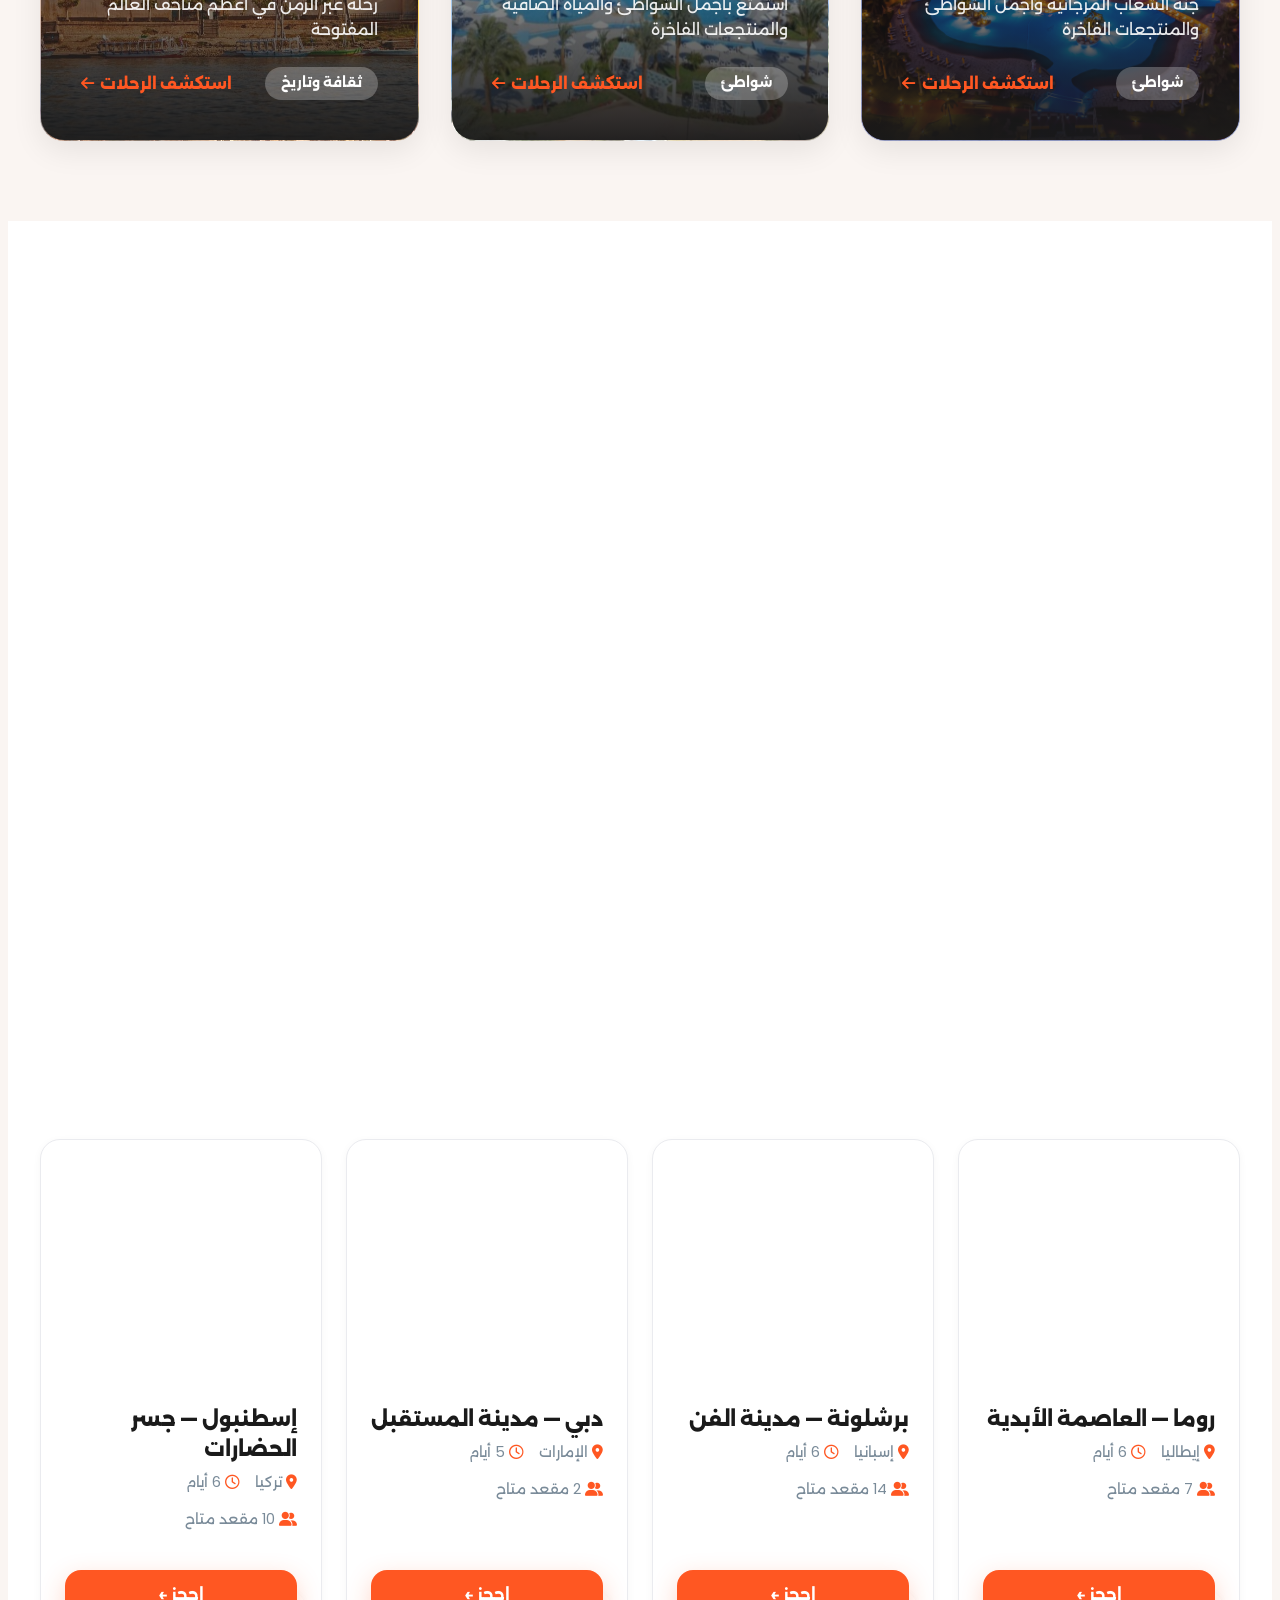
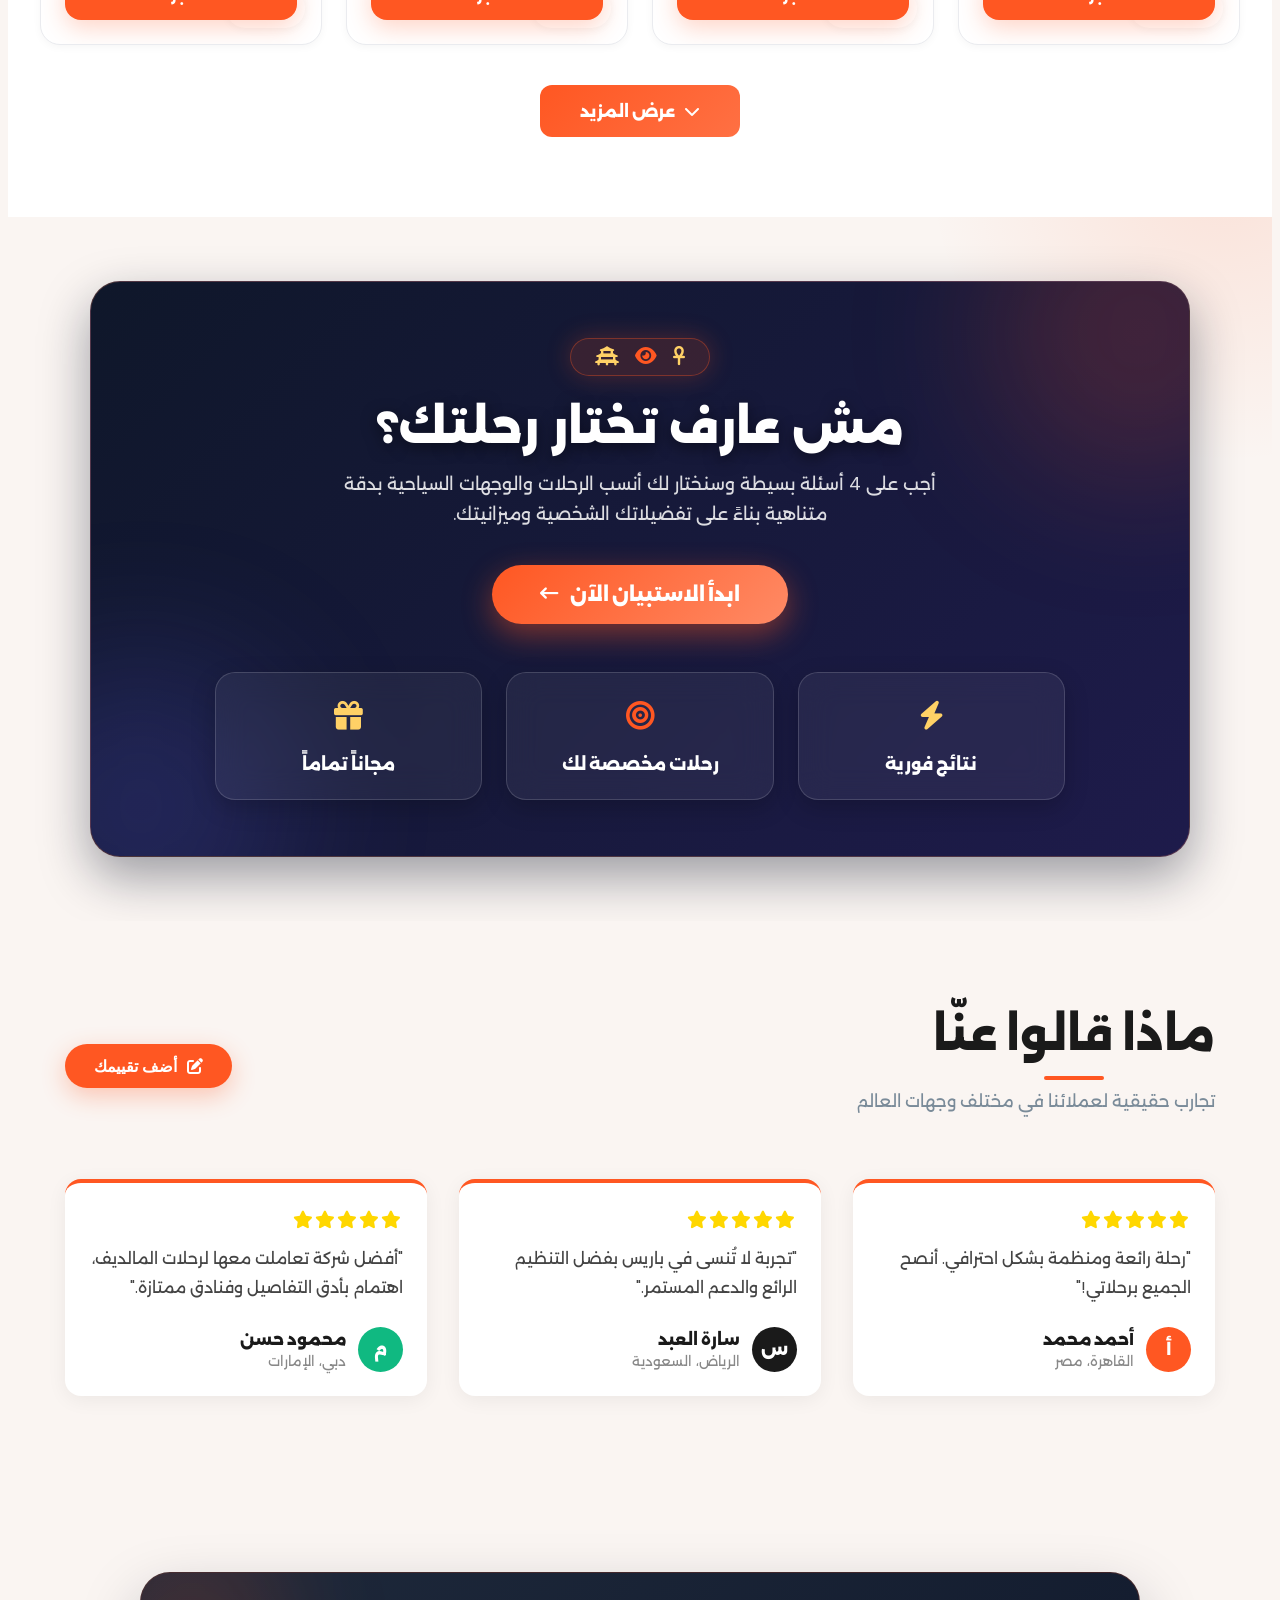
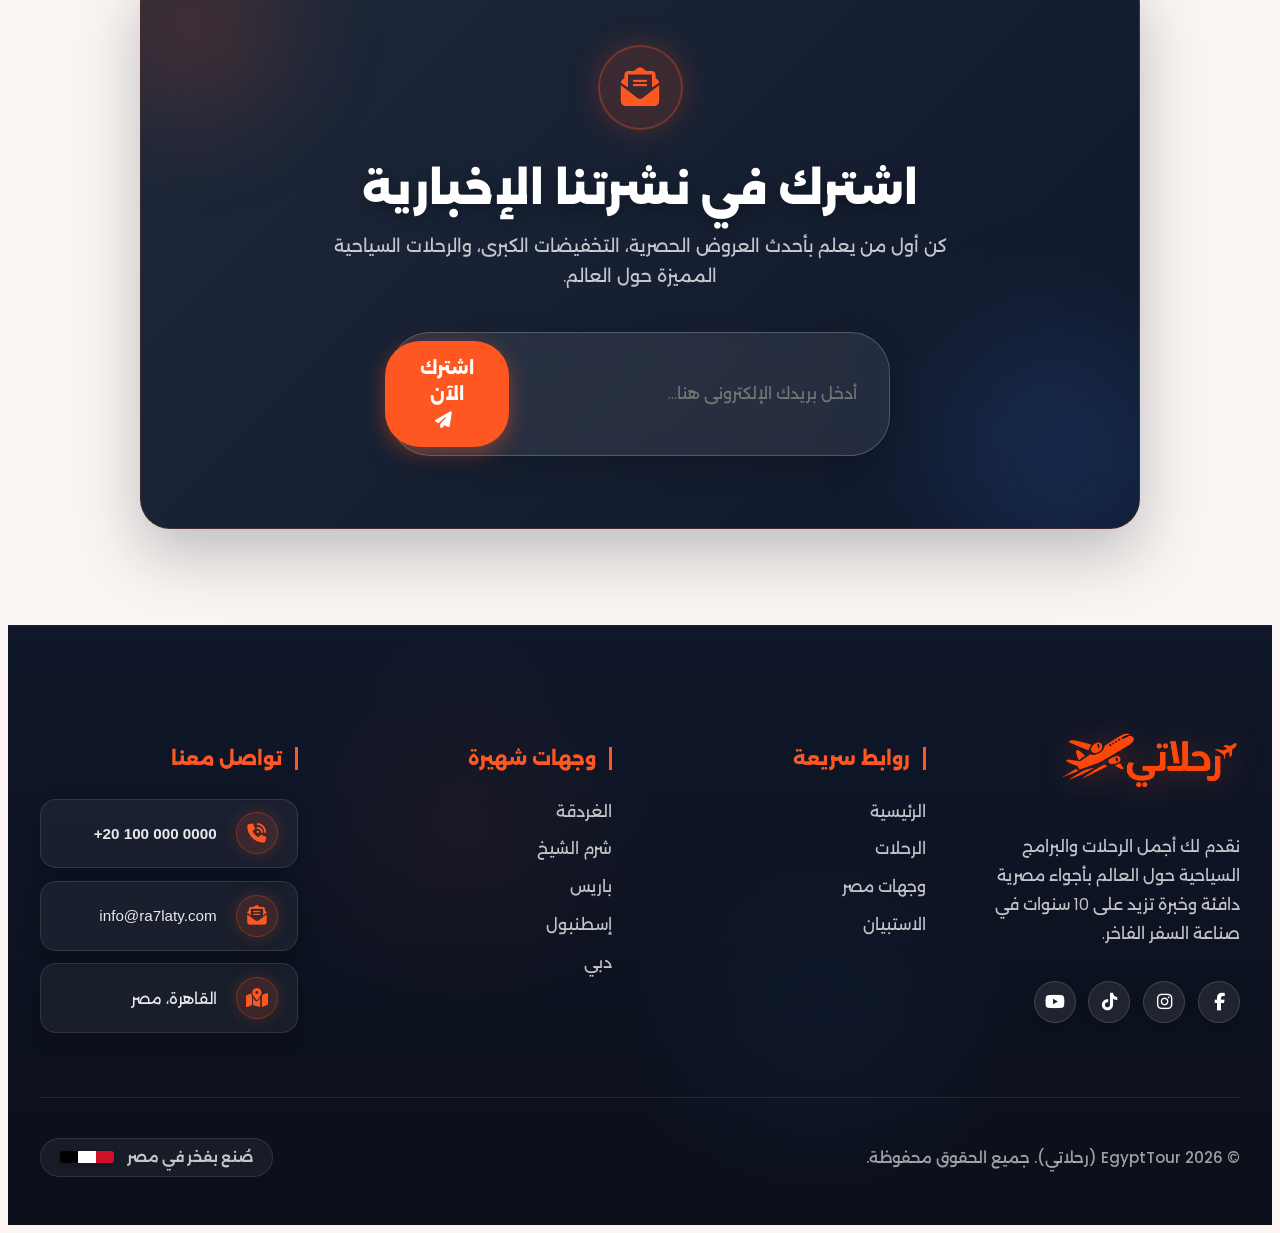
<file: trip.html>
<!DOCTYPE html>

<html lang="ar" dir="rtl">

<head>

    <meta charset="UTF-8">

    <meta name="viewport" content="width=device-width, initial-scale=1.0">

    <meta name="theme-color" content="#FF5722">

    <meta name="csrf-token" content="">

    <title>تفاصيل الرحلة وحجز العروض السياحية | رحلاتي</title>

    <meta name="description" content="اطلع على تفاصيل الرحلة، جدول الرحلات، الأسعار، وما تشمله العروض السياحية الفاخرة مع رحلاتي (ra7laty.com). احجز رحلتك الآن بخطوات بسيطة وتأكيد فوري.">

    <link rel="canonical" href="https://ra7laty.com/trip.html">

    <link rel="alternate" hreflang="ar" href="https://ra7laty.com/trip.html">

    <link rel="alternate" hreflang="en" href="https://ra7laty.com/en/trip.html">

    <link rel="alternate" hreflang="x-default" href="https://ra7laty.com/trip.html">

    <meta name="robots" content="index, follow, max-image-preview:large, max-snippet:-1, max-video-preview:-1">

    <meta name="author" content="رحلاتي | Ra7laty">

    <meta name="geo.region" content="EG">

    <meta name="geo.placename" content="Cairo, Egypt">

    <meta property="og:type" content="website">

    <meta property="og:title" content="تفاصيل الرحلة وحجز العروض السياحية | رحلاتي">

    <meta property="og:description" content="اطلع على تفاصيل الرحلة، جدول الرحلات، الأسعار، وما تشمله العروض السياحية الفاخرة مع رحلاتي. احجز رحلتك الآن.">

    <meta property="og:url" content="https://ra7laty.com/trip.html">

    <meta property="og:site_name" content="رحلاتي | Ra7laty">

    <meta property="og:locale" content="ar_AR">

    <meta property="og:image" content="https://ra7laty.com/assets/logo.png">

    <meta property="og:image:width" content="1200">

    <meta property="og:image:height" content="630">

    <meta property="og:image:alt" content="تفاصيل رحلة سياحية مع رحلاتي">

    <meta name="twitter:card" content="summary_large_image">

    <meta name="twitter:site" content="@ra7laty">

    <meta name="twitter:title" content="تفاصيل الرحلة وحجز العروض السياحية | رحلاتي">

    <meta name="twitter:description" content="اطلع على تفاصيل الرحلة، جدول الرحلات، الأسعار، وما تشمله العروض السياحية الفاخرة مع رحلاتي.">

    <meta name="twitter:image" content="https://ra7laty.com/assets/logo.png">
    <link rel="icon" type="image/png" href="https://ra7laty.com/assets/logo.png">
    <link rel="apple-touch-icon" href="https://ra7laty.com/assets/logo.png">

    <script type="application/ld+json">
    {
      "@context": "https://schema.org",
      "@type": "TravelAgency",
      "name": "رحلاتي",
      "alternateName": "Ra7laty",
      "url": "https://ra7laty.com/trip.html",
      "logo": "https://ra7laty.com/assets/logo.png",
      "address": {
        "@type": "PostalAddress",
        "addressLocality": "Cairo",
        "addressCountry": "EG"
      },
      "telephone": "+201000000000",
      "email": "info@ra7laty.com",
      "sameAs": [
        "https://ra7laty.com",
        "https://www.facebook.com/ra7laty",
        "https://www.instagram.com/ra7laty"
      ]
    }
    </script>

    <!-- Google Fonts & External Assets Preconnect (Rocket Performance) -->
    <link rel="preconnect" href="https://fonts.googleapis.com">
    <link rel="preconnect" href="https://fonts.gstatic.com" crossorigin>
    <link rel="preconnect" href="https://cdnjs.cloudflare.com" crossorigin>
    <link rel="preconnect" href="https://images.unsplash.com" crossorigin>
    <link rel="dns-prefetch" href="https://fonts.googleapis.com">
    <link rel="dns-prefetch" href="https://fonts.gstatic.com">
    <link rel="dns-prefetch" href="https://cdnjs.cloudflare.com">
    <link rel="dns-prefetch" href="https://images.unsplash.com">
    <link href="https://fonts.googleapis.com/css2?family=Alexandria:wght@400;500;600;700;800&family=Poppins:wght@400;500;600;700&display=swap" rel="stylesheet">

    <!-- Font Awesome 6 Free -->

    <link rel="stylesheet" href="https://cdnjs.cloudflare.com/ajax/libs/font-awesome/6.5.1/css/all.min.css" integrity="sha512-DTOQO9RWCH3ppGqcWaEA1BIZOC6xxalwEsw9c2QQeAIftl+Vegovlnee1c9QX4TctnWMn13TZye+giMm8e2LwA==" crossorigin="anonymous" referrerpolicy="no-referrer">

    <link rel="stylesheet" href="css/style.css">

    <script src="js/main.js" defer></script>

</head>

<body>

    <nav class="navbar" id="mainNav">

        <div style="max-width:1250px; margin:0 auto; padding:0 1.5rem; display:flex; align-items:center; justify-content:space-between; height:90px;">

            <div style="display:flex; align-items:center; gap:1.5rem;">
                <a href="index.html" style="display:flex; align-items:center; text-decoration:none;">
                    <img src="assets/logo.png" alt="EgyptTour Logo" decoding="async" style="height: 78px; width: auto; object-fit: contain; transition: transform 0.3s ease;" onmouseover="this.style.transform='scale(1.05)'" onmouseout="this.style.transform='scale(1)'">
                </a>
                <div style="height:32px; width:1px; background:var(--color-border);" class="desktop-only"></div>
                <button onclick="window.location.href='index.html#hero'" style="background:rgba(26,26,26,0.04); border:1px solid var(--color-border); border-radius:50px; padding:0.4rem 1.2rem; display:flex; align-items:center; gap:0.6rem; cursor:pointer; transition:all 0.2s;" onmouseover="this.style.background='rgba(26,26,26,0.08)'" onmouseout="this.style.background='rgba(26,26,26,0.04)'" class="desktop-only">
                    <i class="fa-solid fa-magnifying-glass" style="color:var(--color-primary); font-size:0.9rem;"></i>
                    <span style="color:var(--color-text-muted); font-size:0.9rem; font-weight:600;" data-i18n="searchNav">بحث الوجهات...</span>
                </button>
            </div>

            <div style="display:flex; align-items:center; gap:0.5rem;" class="desktop-nav">

                <a href="index.html" class="nav-link" data-i18n="navHome">الرئيسية</a>
                <a href="index.html#world-trips" class="nav-link" data-i18n="navTrips">الرحلات</a>
                <a href="index.html#world-trips" class="nav-link" data-i18n="navDestinations">كل الوجهات</a>
                <a href="index.html#egypt-destinations" class="nav-link" data-i18n="navEgypt">وجهات مصر</a>
                <a href="survey.html" class="nav-link" data-i18n="navSurvey">الاستبيان</a>
            </div>

            <div style="display:flex; align-items:center; gap:1rem;">

                <div style="position:relative;" id="currencyWidget">

                    <button onclick="toggleCurrencyMenu()" id="currencyBtn"

                            style="background:rgba(255, 87, 34, 0.1); border:1px solid rgba(255, 87, 34, 0.3); color:var(--color-primary); font-family:inherit; font-size:0.85rem; font-weight:700; cursor:pointer; padding:0.4rem 0.8rem; border-radius:20px; display:flex; align-items:center; gap:0.4rem; transition:all 0.2s;"

                            onmouseover="this.style.background='rgba(255, 87, 34, 0.2)'"

                            onmouseout="this.style.background='rgba(255, 87, 34, 0.1)'">

                        <i class="fa-solid fa-coins fa-xs"></i>

                        <span id="currencyBtnLabel">USD</span>

                        <i class="fa-solid fa-chevron-down fa-xs" style="opacity:0.6; font-size:0.6rem;"></i>

                    </button>

                                        <div id="currencyMenu" style="display:none; position:absolute; top:calc(100% + 8px); right:0; background:var(--color-surface); border:1px solid rgba(255, 87, 34, 0.25); border-radius:16px; padding:0.5rem; min-width:170px; z-index:999; box-shadow:0 12px 40px rgba(0,0,0,0.15);">
                        <button onclick="selectCurrency('USD','$')" data-currency="USD" style="display:flex; align-items:center; gap:0.5rem; width:100%; background:none; border:none; color:var(--color-text); font-family:inherit; font-size:0.85rem; padding:0.5rem 0.7rem; border-radius:10px; cursor:pointer; text-align:start; transition:all 0.15s;" onmouseover="this.style.background='rgba(255, 87, 34, 0.12)';this.style.color='var(--color-primary)'" onmouseout="this.style.background='none';this.style.color='var(--color-text)'">
                            <span>🇺🇸</span>
                            <span style="font-weight:700;">USD</span>
                            <span style="color:#64748B; font-size:0.75rem; margin-inline-start:auto;">$</span>
                        </button>
                        <button onclick="selectCurrency('EUR','€')" data-currency="EUR" style="display:flex; align-items:center; gap:0.5rem; width:100%; background:none; border:none; color:var(--color-text); font-family:inherit; font-size:0.85rem; padding:0.5rem 0.7rem; border-radius:10px; cursor:pointer; text-align:start; transition:all 0.15s;" onmouseover="this.style.background='rgba(255, 87, 34, 0.12)';this.style.color='var(--color-primary)'" onmouseout="this.style.background='none';this.style.color='var(--color-text)'">
                            <span>🇪🇺</span>
                            <span style="font-weight:700;">EUR</span>
                            <span style="color:#64748B; font-size:0.75rem; margin-inline-start:auto;">€</span>
                        </button>
                        <button onclick="selectCurrency('GBP','£')" data-currency="GBP" style="display:flex; align-items:center; gap:0.5rem; width:100%; background:none; border:none; color:var(--color-text); font-family:inherit; font-size:0.85rem; padding:0.5rem 0.7rem; border-radius:10px; cursor:pointer; text-align:start; transition:all 0.15s;" onmouseover="this.style.background='rgba(255, 87, 34, 0.12)';this.style.color='var(--color-primary)'" onmouseout="this.style.background='none';this.style.color='var(--color-text)'">
                            <span>🇬🇧</span>
                            <span style="font-weight:700;">GBP</span>
                            <span style="color:#64748B; font-size:0.75rem; margin-inline-start:auto;">£</span>
                        </button>
                        <button onclick="selectCurrency('EGP','E£')" data-currency="EGP" style="display:flex; align-items:center; gap:0.5rem; width:100%; background:none; border:none; color:var(--color-text); font-family:inherit; font-size:0.85rem; padding:0.5rem 0.7rem; border-radius:10px; cursor:pointer; text-align:start; transition:all 0.15s;" onmouseover="this.style.background='rgba(255, 87, 34, 0.12)';this.style.color='var(--color-primary)'" onmouseout="this.style.background='none';this.style.color='var(--color-text)'">
                            <span>🇪🇬</span>
                            <span style="font-weight:700;">EGP</span>
                            <span style="color:#64748B; font-size:0.75rem; margin-inline-start:auto;">E£</span>
                        </button>
                        <button onclick="selectCurrency('SAR','SAR')" data-currency="SAR" style="display:flex; align-items:center; gap:0.5rem; width:100%; background:none; border:none; color:var(--color-text); font-family:inherit; font-size:0.85rem; padding:0.5rem 0.7rem; border-radius:10px; cursor:pointer; text-align:start; transition:all 0.15s;" onmouseover="this.style.background='rgba(255, 87, 34, 0.12)';this.style.color='var(--color-primary)'" onmouseout="this.style.background='none';this.style.color='var(--color-text)'">
                            <span>🇸🇦</span>
                            <span style="font-weight:700;">SAR</span>
                            <span style="color:#64748B; font-size:0.75rem; margin-inline-start:auto;">SAR</span>
                        </button>
                        <button onclick="selectCurrency('AED','AED')" data-currency="AED" style="display:flex; align-items:center; gap:0.5rem; width:100%; background:none; border:none; color:var(--color-text); font-family:inherit; font-size:0.85rem; padding:0.5rem 0.7rem; border-radius:10px; cursor:pointer; text-align:start; transition:all 0.15s;" onmouseover="this.style.background='rgba(255, 87, 34, 0.12)';this.style.color='var(--color-primary)'" onmouseout="this.style.background='none';this.style.color='var(--color-text)'">
                            <span>🇦🇪</span>
                            <span style="font-weight:700;">AED</span>
                            <span style="color:#64748B; font-size:0.75rem; margin-inline-start:auto;">AED</span>
                        </button>
                    </div>

                </div>

                <button id="langBtn" style="background:rgba(255, 87, 34, 0.1); border:1px solid rgba(255, 87, 34, 0.3); color:var(--color-primary); font-family:inherit; font-size:0.85rem; font-weight:700; cursor:pointer; padding:0.4rem 0.8rem; border-radius:20px; display:flex; align-items:center; gap:0.4rem; transition:all 0.2s;" onclick="switchLanguage()" onmouseover="this.style.background='rgba(255, 87, 34, 0.2)'" onmouseout="this.style.background='rgba(255, 87, 34, 0.1)'">
                    <i class="fa-solid fa-globe fa-xs"></i>
                    <span id="langBtnLabel">EN</span>
                </button>

                <a href="index.html#world-trips" class="btn-pill desktop-only" style="font-size:0.95rem;" data-i18n="navCta">احجز رحلتك</a>

                <button id="mobileMenuBtn" style="display:none; background:none; border:none; color:var(--color-primary); cursor:pointer; padding:0.3rem; font-size:1.4rem;" class="mobile-only">

                    <i class="fa-solid fa-bars"></i>

                </button>

            </div>

        </div>

        <div id="mobileMenu" class="mobile-menu-container" style="display:none;">
            <button onclick="document.getElementById('mobileMenu').style.display='none'" class="mobile-close-btn" aria-label="Close menu">
                <i class="fa-solid fa-xmark"></i>
            </button>
            <a href="index.html" class="mobile-nav-link" data-i18n="navHome">
                <i class="fa-solid fa-house"></i> <span>الرئيسية</span>
            </a>
            <a href="index.html#world-trips" class="mobile-nav-link" data-i18n="navTrips" onclick="document.getElementById('mobileMenu').style.display='none'">
                <i class="fa-solid fa-plane-departure"></i> <span>الرحلات</span>
            </a>
            <a href="index.html#world-trips" class="mobile-nav-link" data-i18n="navDestinations" onclick="document.getElementById('mobileMenu').style.display='none'">
                <i class="fa-solid fa-earth-americas"></i> <span>كل الوجهات</span>
            </a>
            <a href="index.html#egypt-destinations" class="mobile-nav-link" data-i18n="navEgypt" onclick="document.getElementById('mobileMenu').style.display='none'">
                <i class="fa-solid fa-pyramid"></i> <span>وجهات مصر</span>
            </a>
            <a href="survey.html" class="mobile-nav-link" data-i18n="navSurvey">
                <i class="fa-solid fa-clipboard-question"></i> <span>الاستبيان</span>
            </a>
            <a href="index.html#world-trips" class="mobile-nav-cta" data-i18n="navCta" onclick="document.getElementById('mobileMenu').style.display='none'">
                <i class="fa-solid fa-map-location-dot"></i> <span>احجز رحلتك</span>
            </a>
        </div>

    </nav>

    <main>
<div id="tripContainer" style="display:none; background:var(--color-bg); padding-bottom:5rem; min-height:100vh;">
    <!-- Elegant Premium Hero Banner -->
    <div style="display:flex; flex-direction:column; align-items:center;">
        
        <div id="tripHero" style="width:100%; height:420px; background:center/cover no-repeat; position:relative; overflow:hidden;">
            <div style="position:absolute; inset:0; background:linear-gradient(180deg, rgba(13,33,55,0.25) 0%, rgba(13,33,55,0.75) 100%);"></div>
            
            <div style="position:absolute; bottom:2.5rem; left:0; right:0; padding:0 5%;">
                <div style="max-width:1150px; margin:0 auto; color:white; display:flex; flex-wrap:wrap; align-items:flex-end; justify-content:space-between; gap:1.2rem;">
                    <div>
                        <span id="tripCountry" style="background:rgba(255, 87, 34, 0.9); color:white; padding:0.35rem 1.2rem; border-radius:20px; font-weight:800; font-size:0.9rem; margin-bottom:0.8rem; display:inline-block; box-shadow:0 4px 15px rgba(0,0,0,0.2);">مصر 🇪🇬</span>
                        <h1 id="tripTitle" style="margin:0; color:white; font-size:clamp(2rem, 3.8vw, 2.8rem); font-weight:900; font-family:var(--font-ar-display); text-shadow:0 4px 20px rgba(0,0,0,0.4);">غردقة الساحرة</h1>
                    </div>
                    <div style="display:flex; gap:1.5rem; background:rgba(255,255,255,0.15); backdrop-filter:blur(12px); padding:0.7rem 1.4rem; border-radius:16px; border:1px solid rgba(255,255,255,0.25); box-shadow:0 8px 32px rgba(0,0,0,0.15);">
                        <span id="tripDuration" style="font-weight:700; font-size:1rem; display:flex; align-items:center; gap:0.5rem;"><i class="fa-solid fa-clock" style="color:#FFD166;"></i> 5 أيام</span>
                        <span style="color:rgba(255,255,255,0.4);">|</span>
                        <span id="tripCategory" style="font-weight:700; font-size:1rem; display:flex; align-items:center; gap:0.5rem;"><i class="fa-solid fa-umbrella-beach" style="color:#FFD166;"></i> شاطئ</span>
                    </div>
                </div>
            </div>
        </div>
        
        <!-- Clean Content & Booking Grid (No Overlap) -->
        <div style="max-width:1150px; width:100%; margin:0 auto; padding:0 5%; margin-top:2.5rem; position:relative; z-index:10;">
            <div style="display:grid; grid-template-columns:1fr minmax(340px, 360px); gap:2.5rem; align-items:start;" id="tripGrid">
                
                <!-- Left: Details Card -->
                <div style="background:var(--color-surface); padding:2.2rem; border-radius:20px; border:1px solid var(--color-border); box-shadow:0 10px 30px rgba(0,0,0,0.05);">
                    <div style="display:flex; align-items:center; gap:0.6rem; margin-bottom:1.2rem;">
                        <i class="fa-solid fa-sparkles" style="color:var(--color-primary); font-size:1.3rem;"></i>
                        <h2 data-i18n="tripAdventureTitle" style="color:var(--color-primary-dark); font-weight:800; margin:0; font-size:1.6rem; font-family:var(--font-ar-display);">اكتشف المغامرة</h2>
                    </div>
                    <p id="tripDesc" style="color:var(--color-text-muted); line-height:1.8; font-size:1.05rem; margin-bottom:2.2rem; white-space:pre-line;">تفاصيل الرحلة...</p>

                    <div style="border-top:1px solid var(--color-border); padding-top:1.8rem;">
                        <div style="display:flex; align-items:center; gap:0.6rem; margin-bottom:1.2rem;">
                            <i class="fa-solid fa-list-check" style="color:var(--color-primary); font-size:1.3rem;"></i>
                            <h3 data-i18n="tripIncludeTitle" style="color:var(--color-primary-dark); font-weight:800; margin:0; font-size:1.4rem; font-family:var(--font-ar-display);">ماذا تشمل الرحلة؟</h3>
                        </div>
                        <ul style="list-style:none; padding:0; margin:0; display:grid; grid-template-columns:repeat(auto-fit, minmax(200px, 1fr)); gap:1rem; color:var(--color-text-muted); font-size:0.95rem; font-weight:600;">
                            <li style="display:flex; align-items:center; gap:0.7rem; background:var(--color-bg); padding:0.7rem 1.2rem; border-radius:12px; border:1px solid var(--color-border);"><i class="fa-solid fa-circle-check" style="color:var(--color-primary);"></i> <span data-i18n="incFlight">تذاكر الطيران ذهاب وعودة</span></li>
                            <li style="display:flex; align-items:center; gap:0.7rem; background:var(--color-bg); padding:0.7rem 1.2rem; border-radius:12px; border:1px solid var(--color-border);"><i class="fa-solid fa-circle-check" style="color:var(--color-primary);"></i> <span data-i18n="incHotel">إقامة فندقية فاخرة بالإفطار</span></li>
                            <li style="display:flex; align-items:center; gap:0.7rem; background:var(--color-bg); padding:0.7rem 1.2rem; border-radius:12px; border:1px solid var(--color-border);"><i class="fa-solid fa-circle-check" style="color:var(--color-primary);"></i> <span data-i18n="incTransfer">انتقالات خاصة من وإلى المطار</span></li>
                            <li style="display:flex; align-items:center; gap:0.7rem; background:var(--color-bg); padding:0.7rem 1.2rem; border-radius:12px; border:1px solid var(--color-border);"><i class="fa-solid fa-circle-check" style="color:var(--color-primary);"></i> <span data-i18n="incGuide">مرشد سياحي ممتاز يتحدث العربية</span></li>
                        </ul>
                    </div>
                </div>

                <!-- Right: Clean Booking Form Card -->
                <div style="background:var(--color-surface); padding:2rem; border-radius:20px; border:1px solid var(--color-border); box-shadow:0 15px 40px rgba(0,0,0,0.08); position:sticky; top:120px;">
                    <div style="text-align:center; margin-bottom:1.8rem; padding-bottom:1.4rem; border-bottom:1px solid var(--color-border);">
                        <div data-i18n="priceStarts" style="color:var(--color-text-muted); font-size:0.9rem; margin-bottom:0.3rem; font-weight:700;">سعر الشخص الواحد يبدأ من</div>
                        <div id="tripPrice" style="color:var(--color-primary-dark); font-size:2.6rem; font-weight:900; line-height:1; font-family:var(--font-ar-display);">$350</div>
                    </div>

                    <form id="bookingForm" onsubmit="event.preventDefault(); submitBooking();">
                        <div style="margin-bottom:1.2rem;">
                            <label data-i18n="labelFullName" style="display:block; margin-bottom:0.4rem; font-weight:700; color:var(--color-primary-dark); font-size:0.95rem;">الاسم بالكامل</label>
                            <input type="text" required data-i18n="placeholderFullName" placeholder="مثال: أحمد محمود" style="width:100%; padding:0.8rem 1rem; background:#F8FAFC; border:2px solid #CBD5E1; border-radius:12px; color:var(--color-text); font-family:inherit; font-size:0.95rem; outline:none; transition:all 0.2s;" onfocus="this.style.borderColor='var(--color-primary)';this.style.background='var(--color-surface)'" onblur="this.style.borderColor='#CBD5E1';this.style.background='#F8FAFC'">
                        </div>
                        <div style="margin-bottom:1.2rem;">
                            <label data-i18n="labelPhone" style="display:block; margin-bottom:0.4rem; font-weight:700; color:var(--color-primary-dark); font-size:0.95rem;">رقم الهاتف (للتواصل الفوري)</label>
                            <input type="tel" required data-i18n="placeholderPhone" placeholder="+20 123 456 7890" style="width:100%; padding:0.8rem 1rem; background:#F8FAFC; border:2px solid #CBD5E1; border-radius:12px; color:var(--color-text); font-family:inherit; font-size:0.95rem; direction:ltr; text-align:right; outline:none; transition:all 0.2s;" onfocus="this.style.borderColor='var(--color-primary)';this.style.background='var(--color-surface)'" onblur="this.style.borderColor='#CBD5E1';this.style.background='#F8FAFC'">
                        </div>
                        <div style="margin-bottom:1.8rem;">
                            <label data-i18n="labelTravelers" style="display:block; margin-bottom:0.4rem; font-weight:700; color:var(--color-primary-dark); font-size:0.95rem;">عدد المسافرين</label>
                            <select id="travelersCount" onchange="updateTotal()" style="width:100%; padding:0.8rem 1rem; background:#F8FAFC; border:2px solid #CBD5E1; border-radius:12px; color:var(--color-text); font-family:inherit; font-size:0.95rem; font-weight:600; outline:none; cursor:pointer; transition:all 0.2s;" onfocus="this.style.borderColor='var(--color-primary)';this.style.background='var(--color-surface)'" onblur="this.style.borderColor='#CBD5E1';this.style.background='#F8FAFC'">
                                <option value="1" data-i18n="opt1">1 مسافر</option>
                                <option value="2" data-i18n="opt2">2 مسافرين</option>
                                <option value="3" data-i18n="opt3">3 مسافرين</option>
                                <option value="4" data-i18n="opt4">4 مسافرين</option>
                                <option value="5" data-i18n="opt5">5 مسافرين (عائلة)</option>
                            </select>
                        </div>

                        <div style="display:flex; justify-content:space-between; align-items:center; margin-bottom:1.8rem; padding:1.1rem 1.4rem; background:rgba(255, 87, 34, 0.08); border:1px solid rgba(255, 87, 34, 0.25); border-radius:14px;">
                            <span data-i18n="totalRequired" style="font-weight:800; color:var(--color-primary-dark); font-size:1.05rem;">الإجمالي المطلوب:</span>
                            <span id="totalPrice" style="font-weight:900; color:var(--color-primary); font-size:1.7rem;">$350</span>
                        </div>

                        <button type="submit" class="btn-primary" data-i18n="btnConfirmBooking" style="width:100%; padding:1rem; font-size:1.1rem; font-weight:800; border-radius:14px; box-shadow:0 8px 20px rgba(255, 87, 34, 0.25);">
                            تأكيد الحجز الآن <i class="fa-solid fa-check" style="margin-inline-start:0.4rem;"></i>
                        </button>
                    </form>
                </div>
            </div>
        </div>
    </div>
</div>

<!-- Loading State -->
<div id="loadingTrip" style="text-align:center; padding:10rem 0; color:var(--color-primary-dark);">
    <div style="font-size:3.5rem; display:inline-block; margin-bottom:1rem;"><i class="fa-solid fa-hourglass-half fa-spin" style="color:var(--color-primary);"></i></div>
    <div data-i18n="loadingTripDetails" style="font-weight:700; font-size:1.2rem;">جاري تحميل تفاصيل الرحلة...</div>
</div>

<!-- Success Modal -->
<div id="successModal" style="display:none; position:fixed; inset:0; background:rgba(0,0,0,0.6); z-index:9999; align-items:center; justify-content:center;">
    <div style="background:var(--color-bg); padding:3rem; border-radius:24px; text-align:center; max-width:400px; width:90%; box-shadow:0 20px 50px rgba(0,0,0,0.3); border:1px solid var(--color-border);">
        <div style="font-size:4rem; margin-bottom:1rem; color:var(--color-primary);"><i class="fa-solid fa-circle-check"></i></div>
        <h2 data-i18n="successTitle" style="color:var(--color-primary-dark); font-weight:900; margin-bottom:1rem;">تم استلام طلبك بنجاح!</h2>
        <p data-i18n="successSub" style="color:var(--color-text-muted); margin-bottom:2rem; line-height:1.6;">شكراً لاختيارك رحلاتي. سيتواصل معك فريقنا في غضون 24 ساعة لتأكيد الحجز والدفع.</p>
        <a href="index.html" data-i18n="btnReturnHome" style="display:inline-block; background:var(--primary-gradient); color:var(--color-surface); text-decoration:none; padding:0.8rem 2rem; border-radius:14px; font-weight:800;">العودة للرئيسية</a>
    </div>
</div>

<style>
@keyframes spin { from { transform: rotate(0deg); } to { transform: rotate(360deg); } }
@media (max-width: 800px) {
    #tripGrid { grid-template-columns: 1fr !important; }
}
</style>

<script>
let currentTrip = null;

document.addEventListener('DOMContentLoaded', () => {
    // 1. Get ID from URL ?id=5
    const urlParams = new URLSearchParams(window.location.search);
    const tripId = parseInt(urlParams.get('id'));

    if (!tripId) {
        window.location.href = 'index.html';
        return;
    }

    // 2. Wait for main.js to load TRIPS_DATA
    const checkData = setInterval(() => {
        if (typeof TRIPS_DATA !== 'undefined') {
            clearInterval(checkData);
            loadTripData(tripId);
        }
    }, 50);
});

function loadTripData(id) {
    currentTrip = TRIPS_DATA.find(t => t.id === id);
    if (!currentTrip) {
        window.location.href = 'index.html';
        return;
    }

    // Determine Language
    const lang = document.documentElement.lang || 'ar';
    const title = lang === 'ar' ? currentTrip.title_ar : currentTrip.title_en;
    const country = lang === 'ar' ? currentTrip.country_ar : currentTrip.country_en;
    const desc = lang === 'ar' ? currentTrip.desc_ar : currentTrip.desc_en;
    const durationStr = lang === 'ar' ? `<i class="fa-solid fa-clock" style="color:var(--color-primary);"></i> ${currentTrip.duration} أيام` : `<i class="fa-solid fa-clock" style="color:var(--color-primary);"></i> ${currentTrip.duration} days`;
    
    // Inject
    document.getElementById('tripHero').style.backgroundImage = `url(${currentTrip.image})`;
    document.getElementById('tripCountry').textContent = `${country} ${currentTrip.flag}`;
    document.getElementById('tripTitle').textContent = title;
    document.getElementById('tripDuration').innerHTML = durationStr;
    document.getElementById('tripDesc').textContent = desc;
    
    // Add data-price-usd to the price elements so main.js's convertAllPrices() can handle it
    document.getElementById('tripPrice').dataset.priceUsd = currentTrip.price;
    document.getElementById('totalPrice').dataset.priceUsd = currentTrip.price;

    // Show
    document.getElementById('loadingTrip').style.display = 'none';
    document.getElementById('tripContainer').style.display = 'block';

    // Force currency conversion
    if (typeof window.convertAllPrices === 'function') {
        window.convertAllPrices();
    }
}

function updateTotal() {
    if(!currentTrip) return;
    const count = parseInt(document.getElementById('travelersCount').value);
    const totalUsd = currentTrip.price * count;
    const totalEl = document.getElementById('totalPrice');
    totalEl.dataset.priceUsd = totalUsd;
    
    // Trigger currency conversion
    if (typeof window.convertAllPrices === 'function') {
        window.convertAllPrices();
    }
}

function submitBooking() {
    document.getElementById('successModal').style.display = 'flex';
}
</script>
</main>

    <footer class="site-footer">

        <div style="max-width:1200px; margin:0 auto; padding:0 1.5rem;">

            <div style="display:grid; grid-template-columns:repeat(auto-fit, minmax(220px, 1fr)); gap:2.5rem; padding-bottom:2.5rem; border-bottom:1px solid rgba(255,255,255,0.08);">

                <div>

                    <div style="margin-bottom:1rem;">
                        <a href="index.html" style="display:inline-block; text-decoration:none;">
                            <img src="assets/logo.png" alt="EgyptTour Logo" loading="lazy" decoding="async" style="height: 75px; width: auto; object-fit: contain; transition: transform 0.3s ease;" onmouseover="this.style.transform='scale(1.05)'" onmouseout="this.style.transform='scale(1)'">
                        </a>
                    </div>

                    <p style="color:var(--color-text-muted); font-size:0.9rem; line-height:1.7;" data-i18n="footerDesc">

                        نقدم لك أجمل الرحلات السياحية حول العالم بأجواء مصرية دافئة وخبرة تزيد على 10 سنوات.

                    </p>

                    <div style="display:flex; gap:0.75rem; margin-top:1.25rem;">

                        <a href="index.html" title="Facebook" style="width:36px; height:36px; background:rgba(255,255,255,0.08); border-radius:50%; display:flex; align-items:center; justify-content:center; color:var(--color-text-muted); text-decoration:none; transition:all 0.2s; font-size:1rem;" onmouseover="this.style.background='rgba(24,119,242,0.25)';this.style.color='#1877F2'" onmouseout="this.style.background='rgba(255,255,255,0.08)';this.style.color='var(--color-text-muted)'">

                            <i class="fa-brands fa-facebook-f"></i>

                        </a>

                        <a href="index.html" title="Instagram" style="width:36px; height:36px; background:rgba(255,255,255,0.08); border-radius:50%; display:flex; align-items:center; justify-content:center; color:var(--color-text-muted); text-decoration:none; transition:all 0.2s; font-size:1rem;" onmouseover="this.style.background='rgba(225,48,108,0.25)';this.style.color='#E1306C'" onmouseout="this.style.background='rgba(255,255,255,0.08)';this.style.color='var(--color-text-muted)'">

                            <i class="fa-brands fa-instagram"></i>

                        </a>

                        <a href="index.html" title="TikTok" style="width:36px; height:36px; background:rgba(255,255,255,0.08); border-radius:50%; display:flex; align-items:center; justify-content:center; color:var(--color-text-muted); text-decoration:none; transition:all 0.2s; font-size:1rem;" onmouseover="this.style.background='rgba(255,255,255,0.15)';this.style.color='#ffffff'" onmouseout="this.style.background='rgba(255,255,255,0.08)';this.style.color='var(--color-text-muted)'">

                            <i class="fa-brands fa-tiktok"></i>

                        </a>

                        <a href="index.html" title="YouTube" style="width:36px; height:36px; background:rgba(255,255,255,0.08); border-radius:50%; display:flex; align-items:center; justify-content:center; color:var(--color-text-muted); text-decoration:none; transition:all 0.2s; font-size:1rem;" onmouseover="this.style.background='rgba(255,0,0,0.25)';this.style.color='#FF0000'" onmouseout="this.style.background='rgba(255,255,255,0.08)';this.style.color='var(--color-text-muted)'">

                            <i class="fa-brands fa-youtube"></i>

                        </a>

                        <a href="https://wa.me/201000000000" title="WhatsApp" style="width:36px; height:36px; background:rgba(255,255,255,0.08); border-radius:50%; display:flex; align-items:center; justify-content:center; color:var(--color-text-muted); text-decoration:none; transition:all 0.2s; font-size:1rem;" onmouseover="this.style.background='rgba(37,211,102,0.25)';this.style.color='#25D366'" onmouseout="this.style.background='rgba(255,255,255,0.08)';this.style.color='var(--color-text-muted)'">

                            <i class="fa-brands fa-whatsapp"></i>

                        </a>

                    </div>

                </div>

                <div>

                    <h4 style="color:var(--color-primary); font-weight:700; margin-bottom:1rem; font-size:1rem;" data-i18n="footerLinks">روابط سريعة</h4>

                    <ul style="list-style:none; padding:0; margin:0; display:flex; flex-direction:column; gap:0.5rem;">

                        <li><a href="index.html" class="footer-link" data-i18n="navHome">الرئيسية</a></li>
                        <li><a href="index.html#world-trips" class="footer-link" data-i18n="navTrips">الرحلات</a></li>
                        <li><a href="index.html#egypt-destinations" class="footer-link" data-i18n="navEgypt">وجهات مصر</a></li>

                        <li><a href="survey.html" class="footer-link" data-i18n="navSurvey">الاستبيان</a></li>

                    </ul>

                </div>

                <div>

                    <h4 style="color:var(--color-primary); font-weight:700; margin-bottom:1rem; font-size:1rem;" data-i18n="footerDest">وجهات شهيرة</h4>

                    <ul style="list-style:none; padding:0; margin:0; display:flex; flex-direction:column; gap:0.5rem;">
                        <li><a href="index.html#world-trips" class="footer-link" data-i18n="destHurghada">الغردقة</a></li>
                        <li><a href="index.html#world-trips" class="footer-link" data-i18n="destSharm">شرم الشيخ</a></li>
                        <li><a href="index.html#world-trips" class="footer-link" data-i18n="destParis">باريس</a></li>
                        <li><a href="index.html#world-trips" class="footer-link" data-i18n="destIstanbul">إسطنبول</a></li>
                        <li><a href="index.html#world-trips" class="footer-link" data-i18n="destDubai">دبي</a></li>
                    </ul>

                </div>

                <div>

                    <h4 style="color:var(--color-primary); font-weight:800; margin-bottom:1.8rem; font-size:1.15rem; font-family:var(--font-ar-display); border-inline-start:3px solid var(--color-primary); padding-inline-start:0.8rem;" data-i18n="footerContact">تواصل معنا</h4>
                    <div style="display:flex; flex-direction:column; gap:0.8rem;">
                        <div class="footer-contact-item">
                            <div class="footer-contact-icon">
                                <i class="fa-solid fa-phone-volume"></i>
                            </div>
                            <span dir="ltr" style="font-weight:600; font-family:'Inter', sans-serif;">+20 100 000 0000</span>
                        </div>

                        <div class="footer-contact-item">
                            <div class="footer-contact-icon">
                                <i class="fa-solid fa-envelope-open-text"></i>
                            </div>
                            <span style="font-family:'Inter', sans-serif;">info@ra7laty.com</span>
                        </div>

                        <div class="footer-contact-item">
                            <div class="footer-contact-icon">
                                <i class="fa-solid fa-map-location-dot"></i>
                            </div>
                            <span data-i18n="footerAddress">القاهرة، مصر</span>
                        </div>
                    </div>

                </div>

            </div>

            <div style="padding-top:1.5rem; display:flex; align-items:center; justify-content:space-between; flex-wrap:wrap; gap:1rem;">

                <p style="color:#4A5A6A; font-size:0.85rem; margin:0;" data-i18n="footerCopy">© 2025 رحلاتي. جميع الحقوق محفوظة.</p>

                <div style="display:flex; gap:0.8rem; align-items:center;">
                    <span style="color:rgba(255,255,255,0.75); font-size:0.9rem; font-weight:600;" data-i18n="footerMadeIn">صُنع بفخر في مصر</span>
                    <div style="display:flex; align-items:center; box-shadow:0 2px 5px rgba(0,0,0,0.2); border-radius:3px; overflow:hidden;">
                        <div style="width:18px; height:12px; background:#CE1126;"></div>
                        <div style="width:18px; height:12px; background:white;"></div>
                        <div style="width:18px; height:12px; background:#000;"></div>
                    </div>
                </div>

            </div>

        </div>

    </footer>

    <a href="https://wa.me/201000000000?text="

       target="_blank"

       class="whatsapp-float"

       title="تواصل عبر واتساب">

        <i class="fa-brands fa-whatsapp" style="font-size:2rem; line-height:1;"></i>

    </a>

    

</body>

</html>
</file>
<file: css/style.css>
:root {
    /* Brand Guidelines Palette (EgyptTour Identity) */
    --font-sans: 'Poppins', 'Alexandria', sans-serif;
    --font-en: 'Poppins', sans-serif;
    --font-ar-display: 'Alexandria', sans-serif;

    --color-primary:     #FF5722; /* Coral Orange */
    --color-primary-light:#FF7043; /* Hover Orange */
    --color-primary-dark: #1A1A1A; /* Dark Charcoal for headings and text */
    --color-accent:      #FF5722; /* Coral Orange */
    --color-bg:          #FAF5F2; /* Soft Warm Cream */
    --color-surface:     #FFFFFF; /* Pure White */
    --color-text:        #1A1A1A; /* Dark Charcoal Text */
    --color-text-muted:  #7A8B99; 
    --color-border:      #EAEBEF;

    /* Official Brand Gradient */
    --primary-gradient: linear-gradient(135deg, #FF5722 0%, #FF7043 100%);
    --accent-gradient: linear-gradient(135deg, #FF5722 0%, #E65100 100%);
    
    /* Shadows */
    --shadow-sm: 0 2px 8px rgba(0,0,0,0.04);
    --shadow-md: 0 8px 24px rgba(0,0,0,0.06);
    --shadow-lg: 0 20px 50px rgba(0,0,0,0.12);
}

/* Typography Utilities */
.text-oversized {
    font-size: clamp(3rem, 8vw, 6rem);
    font-weight: 700;
    line-height: 1.1;
    letter-spacing: -0.02em;
    font-family: var(--font-ar-display);
}
.text-subtitle {
    font-size: clamp(1rem, 2vw, 1.4rem);
    font-weight: 300;
    letter-spacing: 0.05em;
    opacity: 0.8;
}

/* ========================
   Base & Reset
   ======================== */
*, *::before, *::after { box-sizing: border-box; }

html {
    scroll-behavior: smooth;
}

body {
    font-family: var(--font-sans);
    background-color: var(--color-bg);
    color: var(--color-text);
    overflow-x: hidden;
}

/* ========================
   Egyptian Decorative Elements
   ======================== */



/* ========================
   Navbar
   ======================== */
.navbar {
    position: fixed;
    top: 0;
    left: 0;
    right: 0;
    z-index: 1000;
    background: rgba(255, 255, 255, 0.95);
    backdrop-filter: blur(12px);
    -webkit-backdrop-filter: blur(12px);
    border-bottom: 1px solid var(--color-border);
    transition: all 0.4s cubic-bezier(0.4, 0, 0.2, 1);
}

.navbar.scrolled {
    background: rgba(255, 255, 255, 0.98);
    box-shadow: var(--shadow-md);
    border-bottom: 1px solid var(--color-border);
}

/* Prevent any text wrapping inside navbar links and buttons */
.navbar a,
.navbar button,
.navbar span {
    white-space: nowrap !important;
}

.nav-link {
    color: var(--color-text);
    text-decoration: none;
    font-weight: 600;
    padding: 0.4rem 0.8rem;
    border-radius: 6px;
    transition: all 0.25s ease;
    position: relative;
}

.nav-link::after {
    content: '';
    position: absolute;
    bottom: -2px;
    left: 50%;
    width: 0;
    height: 3px;
    border-radius: 2px;
    background: var(--color-primary);
    transition: all 0.3s ease;
    transform: translateX(-50%);
}

.nav-link:hover, .nav-link.active {
    color: var(--color-primary);
}

.nav-link:hover::after, .nav-link.active::after {
    width: 80%;
}

.btn-primary {
    background: var(--color-primary);
    color: var(--color-surface);
    font-weight: 700;
    padding: 0.8rem 2rem;
    border-radius: 16px;
    border: none;
    cursor: pointer;
    transition: all 0.3s ease;
    text-decoration: none;
    display: inline-block;
    box-shadow: 0 8px 25px rgba(255, 87, 34, 0.25);
    position: relative;
    overflow: hidden;
    z-index: 1;
}

.btn-primary:hover {
    background: var(--color-primary-light);
    transform: translateY(-3px);
    box-shadow: 0 12px 30px rgba(255, 87, 34, 0.4);
    color: var(--color-surface);
}

.btn-pill {
    background: var(--color-primary);
    color: var(--color-surface);
    font-weight: 700;
    padding: 0.7rem 2.2rem;
    border-radius: 50px;
    border: none;
    cursor: pointer;
    transition: all 0.3s ease;
    text-decoration: none;
    display: inline-block;
    box-shadow: 0 8px 25px rgba(255, 87, 34, 0.25);
}

.btn-pill:hover {
    background: var(--color-primary-light);
    transform: translateY(-3px);
    box-shadow: 0 12px 30px rgba(255, 87, 34, 0.4);
    color: var(--color-surface);
}

.btn-outline-primary {
    background: transparent;
    color: var(--color-primary);
    font-weight: 700;
    padding: 0.7rem 2rem;
    border-radius: 16px;
    border: 2px solid var(--color-primary);
    cursor: pointer;
    transition: all 0.3s ease;
    text-decoration: none;
    display: inline-block;
}

.btn-outline-primary:hover {
    background: var(--color-primary);
    color: var(--color-surface);
    transform: translateY(-3px);
    box-shadow: 0 8px 25px rgba(255, 87, 34, 0.25);
}

.lang-btn {
    background: rgba(255, 255, 255, 0.1);
    color: var(--color-surface);
    border: 1px solid rgba(255, 255, 255, 0.2);
    border-radius: 6px;
    padding: 0.3rem 0.7rem;
    font-size: 0.8rem;
    font-weight: 700;
    cursor: pointer;
    transition: all 0.2s ease;
}

.lang-btn:hover {
    background: rgba(255, 255, 255, 0.2);
}

/* ========================
   Hero Section & Floating Filter
   ======================== */
.hero-wrapper {
    position: relative;
    width: 100%;
}

.hero-container {
    transition: all 0.4s ease;
}

.floating-filter-bar {
    position: absolute;
    bottom: -45px;
    left: 50%;
    transform: translateX(-50%);
    width: 90%;
    max-width: 1050px;
    background: var(--color-surface);
    border-radius: 24px;
    box-shadow: var(--shadow-lg);
    padding: 1.2rem 2.5rem;
    display: flex;
    align-items: center;
    justify-content: space-between;
    gap: 1.5rem;
    z-index: 10;
    border: 1px solid var(--color-border);
}

.filter-group {
    display: flex;
    flex-direction: column;
    gap: 0.4rem;
    flex: 1;
    text-align: start;
}

.filter-group label {
    font-size: 0.95rem;
    font-weight: 700;
    color: var(--color-primary-dark);
    display: flex;
    align-items: center;
    gap: 0.4rem;
}

.filter-group select {
    border: none;
    background: transparent;
    font-size: 1.05rem;
    font-weight: 600;
    color: var(--color-text-muted);
    cursor: pointer;
    outline: none;
    font-family: inherit;
    padding: 0;
    width: 100%;
}

.filter-divider {
    width: 1px;
    height: 40px;
    background: var(--color-border);
}

.filter-search-btn {
    padding: 1rem 2.5rem;
    border-radius: 16px;
    display: flex;
    align-items: center;
    gap: 0.5rem;
    font-size: 1.05rem;
    flex-shrink: 0;
}

@media (max-width: 1180px) {
    .desktop-only {
        display: none !important;
    }
}

@media (max-width: 992px) {
    .desktop-nav {
        display: none !important;
    }
    .mobile-only {
        display: block !important;
    }
    .navbar-logo {
        height: 56px !important;
    }
    .floating-filter-bar {
        position: relative;
        bottom: auto;
        left: auto;
        transform: none;
        width: 100%;
        flex-direction: column;
        align-items: stretch;
        gap: 1rem;
        padding: 1.5rem;
        border-radius: 20px;
        margin-top: 2rem;
    }
    .filter-divider {
        width: 100%;
        height: 1px;
    }
    .hero-container {
        height: auto !important;
        padding: 3rem 1.5rem !important;
    }
}

/* Stars animation */
.hero-stars {
    position: absolute;
    inset: 0;
    pointer-events: none;
}

.star {
    position: absolute;
    background: white;
    border-radius: 50%;
    animation: twinkle 3s ease-in-out infinite;
}

@keyframes twinkle {
    0%, 100% { opacity: 0.3; transform: scale(1); }
    50%       { opacity: 1;   transform: scale(1.3); }
}

/* ========================
   Stats Bar
   ======================== */
.stats-bar {
    background: var(--color-surface);
    padding: 4.5rem 0;
    border-top: 1px solid var(--color-border);
    border-bottom: 1px solid var(--color-border);
    box-shadow: var(--shadow-sm);
}

.stats-grid-container {
    max-width: 1100px;
    margin: 0 auto;
    padding: 0 1.5rem;
    display: grid;
    grid-template-columns: repeat(4, 1fr);
    gap: 2rem 1.5rem;
    text-align: center;
}

.stat-number {
    font-size: clamp(2.5rem, 5vw, 3.5rem);
    font-weight: 800;
    color: var(--color-primary);
    line-height: 1;
    margin-bottom: 0.5rem;
    text-shadow: 0 4px 12px rgba(255, 87, 34, 0.15);
}

.stats-bar [data-i18n] {
    color: var(--color-primary-dark) !important;
    font-size: 1.05rem !important;
    font-weight: 700;
}

@media (max-width: 991px) {
    .stats-grid-container {
        grid-template-columns: repeat(2, 1fr);
        gap: 2.5rem 1.5rem;
    }
}

@media (max-width: 575px) {
    .stats-bar {
        padding: 3rem 0;
    }
    .stats-grid-container {
        grid-template-columns: repeat(2, 1fr);
        gap: 2rem 1rem;
    }
    .stat-number {
        font-size: clamp(2rem, 8vw, 2.6rem) !important;
    }
    .stats-bar [data-i18n] {
        font-size: 0.95rem !important;
    }
}

/* ========================
   Section Headings
   ======================== */
.section-title {
    font-size: clamp(1.8rem, 4vw, 2.8rem);
    font-weight: 800;
    color: var(--color-primary-dark);
    position: relative;
    display: inline-block;
}

.section-title::after {
    content: '';
    display: block;
    width: 60px;
    height: 4px;
    background: var(--color-primary);
    border-radius: 2px;
    margin: 0.5rem auto 0;
}

.section-badge {
    display: inline-block;
    background: rgba(255, 87, 34, 0.12);
    color: var(--color-primary);
    border: 1px solid rgba(255, 87, 34, 0.3);
    border-radius: 20px;
    padding: 0.25rem 1rem;
    font-size: 0.85rem;
    font-weight: 700;
    letter-spacing: 0.05em;
    margin-bottom: 0.75rem;
}

/* ========================
   Modern Trip Cards
   ======================== */
.trip-card {
    background: var(--color-surface);
    border-radius: 20px;
    overflow: hidden;
    box-shadow: var(--shadow-sm);
    transition: transform 0.3s ease, box-shadow 0.3s ease;
    border: 1px solid var(--color-border);
    display: flex;
    flex-direction: column;
    height: 100%;
}
.trip-card:hover {
    transform: translateY(-5px);
    box-shadow: var(--shadow-md);
}
.trip-card-thumb {
    height: 220px;
    background-size: cover !important;
    background-position: center !important;
    position: relative;
}
.trip-card-price {
    position: absolute;
    bottom: 1rem;
    left: 1rem;
    background: var(--color-surface);
    color: var(--color-primary-dark);
    font-weight: 800;
    font-size: 1.1rem;
    padding: 0.4rem 1rem;
    border-radius: 30px;
    box-shadow: var(--shadow-sm);
}
[dir="rtl"] .trip-card-price {
    left: auto;
    right: 1rem;
}
.trip-card-body {
    padding: 1.5rem;
    flex: 1;
    display: flex;
    flex-direction: column;
}
.trip-card-title {
    font-size: 1.25rem;
    font-weight: 800;
    color: var(--color-text);
    margin-bottom: 0.5rem;
}
.trip-card-meta {
    color: var(--color-text-muted);
    font-size: 0.9rem;
    display: flex;
    align-items: center;
    gap: 1rem;
    flex-wrap: wrap;
    margin-bottom: 1rem;
}
.trip-card-footer {
    padding: 0 1.5rem 1.5rem;
}

/* Featured Card Styling */
.trip-card.featured {
    background: var(--color-primary);
    color: var(--color-surface);
    border-color: var(--color-primary);
    box-shadow: 0 12px 35px rgba(255, 87, 34, 0.3);
}

.trip-card.featured .trip-card-title {
    color: var(--color-surface);
}

.trip-card.featured .trip-card-meta {
    color: rgba(255,255,255,0.9);
}

.trip-card.featured .trip-card-meta i {
    color: var(--color-surface) !important;
}

.trip-card.featured .btn-primary {
    background: var(--color-surface);
    color: var(--color-primary);
    box-shadow: 0 4px 15px rgba(0,0,0,0.1);
}

.trip-card.featured .btn-primary:hover {
    background: var(--color-bg);
    color: var(--color-primary);
}

.btn-book {
    display: block;
    width: 100%;
    text-align: center;
    background: var(--primary-gradient);
    color: white;
    font-weight: 700;
    padding: 0.8rem;
    border-radius: 8px;
    text-decoration: none;
    transition: all 0.3s ease;
}
.btn-book:hover {
    filter: brightness(1.1);
    transform: scale(1.02);
}

/* Egyptian destination cards */
.egypt-dest-card {
    border-radius: 24px;
    position: relative;
    height: 360px; /* Reduced from 460px for much sharper image resolution and less vertical stretching */
    overflow: hidden;
    cursor: pointer;
    background-color: #1A1A1A;
    box-shadow: 0 10px 30px rgba(0,0,0,0.08);
    transition: transform 0.4s cubic-bezier(0.16, 1, 0.3, 1), box-shadow 0.4s ease;
    border: 1px solid rgba(255,255,255,0.4);
}

.egypt-dest-card:hover {
    transform: translateY(-8px);
    box-shadow: 0 20px 40px rgba(255, 87, 34, 0.15);
}

/* Elegant bottom overlay gradient that keeps the top image crystal clear */
.egypt-dest-card::after {
    content: '';
    position: absolute;
    inset: 0;
    background: linear-gradient(180deg, rgba(26,26,26,0) 15%, rgba(26,26,26,0.4) 50%, rgba(26,26,26,0.95) 100%);
    z-index: 1;
    transition: background 0.4s ease;
}

.egypt-dest-card:hover::after {
    background: linear-gradient(180deg, rgba(26,26,26,0) 10%, rgba(26,26,26,0.3) 45%, rgba(26,26,26,0.95) 100%);
}

.egypt-dest-card::before {
    content: '';
    position: absolute;
    inset: 0;
    background-image: inherit;
    background-size: cover;
    background-position: center;
    background-repeat: no-repeat;
    transition: transform 1.2s cubic-bezier(0.2, 0.8, 0.2, 1);
    z-index: 0;
}

.egypt-dest-card:hover::before {
    transform: scale(1.08);
}

.egypt-dest-content {
    position: relative;
    z-index: 2;
    padding: 2.5rem;
    color: var(--color-surface);
    height: 100%;
    display: flex;
    flex-direction: column;
    justify-content: flex-end;
}

/* ========================
   Filter Tabs
   ======================== */
.filter-tabs {
    display: flex;
    gap: 0.5rem;
    flex-wrap: wrap;
    justify-content: center;
}

.filter-tab {
    padding: 0.5rem 1.4rem;
    border-radius: 30px;
    border: 2px solid var(--color-border);
    background: white;
    color: #666;
    font-weight: 600;
    cursor: pointer;
    transition: all 0.25s ease;
    font-size: 0.9rem;
}

.filter-tab:hover {
    border-color: var(--color-primary);
    color: var(--color-primary);
}

.filter-tab.active {
    background: var(--primary-gradient);
    border-color: var(--color-primary);
    color: white;
    box-shadow: 0 4px 15px rgba(255, 87, 34, 0.35);
}

/* ========================
   Survey CTA Section
   ======================== */
.survey-cta {
    background: linear-gradient(135deg, #1A1A1A 0%, #2D2D2D 100%);
    position: relative;
    overflow: hidden;
}

.survey-cta::before {
    content: '';
    position: absolute;
    top: -50%;
    right: -20%;
    width: 600px;
    height: 600px;
    background: radial-gradient(circle, rgba(255, 87, 34, 0.12) 0%, transparent 70%);
    pointer-events: none;
}

/* ========================
   Survey Form (multi-step)
   ======================== */
/* ========================
   Immersive Survey Form (Typeform Style)
   ======================== */
.survey-wrapper {
    background: transparent;
    width: 100%;
    max-width: 900px;
    margin: 0 auto;
    position: relative;
    z-index: 2;
    padding-top: 5vh;
}
.survey-header {
    display: none;
}
.survey-progress-bar {
    position: fixed;
    top: 70px; /* Below navbar */
    left: 0;
    right: 0;
    height: 4px;
    background: rgba(255,255,255,0.05);
    z-index: 1001;
    margin: 0;
}
.survey-progress-fill {
    height: 100%;
    background: var(--color-primary);
    transition: width 0.6s cubic-bezier(0.4, 0, 0.2, 1);
}
.survey-step {
    display: none;
    opacity: 0;
    transform: translateY(40px);
    transition: all 0.6s cubic-bezier(0.4, 0, 0.2, 1);
    padding: 0;
}
.survey-step.active {
    display: block;
    opacity: 1;
    transform: translateY(0);
    animation: slideUpFade 0.6s cubic-bezier(0.4, 0, 0.2, 1) forwards;
}

@keyframes slideUpFade {
    from { opacity: 0; transform: translateY(40px); }
    to { opacity: 1; transform: translateY(0); }
}

.survey-input {
    width: 100%;
    padding: 1rem 0;
    border: none;
    border-bottom: 2px solid var(--color-border);
    font-size: 1.1rem;
    color: var(--color-text);
    background: #F8FAFC;
    border: 2px solid var(--color-border);
    border-radius: 16px;
    padding: 1.2rem 1.8rem;
    width: 100%;
    transition: all 0.3s cubic-bezier(0.4, 0, 0.2, 1);
    outline: none;
    box-shadow: inset 0 2px 4px rgba(0,0,0,0.02);
}
.survey-input:focus {
    border-color: var(--color-primary);
    background: var(--color-surface);
    box-shadow: 0 0 0 4px rgba(255, 87, 34, 0.15);
}
.survey-input::placeholder {
    color: var(--color-text-muted);
}
.survey-label {
    display: flex;
    align-items: center;
    gap: 0.5rem;
    font-weight: 700;
    color: var(--color-primary-dark);
    margin-bottom: 0.8rem;
    font-size: 1.1rem;
}
.survey-option-grid {
    display: grid;
    grid-template-columns: repeat(auto-fit, minmax(180px, 1fr));
    gap: 1.5rem;
}
.survey-option {
    border: 2px solid #CBD5E1;
    border-radius: 16px;
    padding: 1.5rem 1.2rem;
    text-align: center;
    cursor: pointer;
    transition: all 0.3s cubic-bezier(0.16, 1, 0.3, 1);
    background: #F8FAFC;
    box-shadow: 0 4px 15px rgba(0,0,0,0.03);
}
.survey-option:hover {
    border-color: var(--color-primary);
    background: rgba(255, 87, 34, 0.05);
    transform: translateY(-4px);
    box-shadow: 0 8px 25px rgba(255, 87, 34, 0.12);
}
.survey-option.active {
    border-color: var(--color-primary);
    background: rgba(255, 87, 34, 0.08) !important;
    color: var(--color-primary-dark) !important;
    box-shadow: 0 8px 25px rgba(255, 87, 34, 0.2);
    transform: translateY(-2px);
}
.survey-option .option-icon {
    font-size: 2.2rem;
    display: block;
    margin-bottom: 0.8rem;
    transition: transform 0.3s ease;
    color: var(--color-primary);
}
.survey-option:hover .option-icon {
    transform: scale(1.1);
}
.survey-option .option-label {
    font-size: 1.05rem;
    font-weight: 700;
    color: var(--color-primary-dark) !important;
}
.survey-nav {
    display: flex;
    justify-content: space-between;
    align-items: center;
    padding-top: 2.5rem;
    margin-top: 2.5rem;
    border-top: 1px solid var(--color-border);
    background: transparent;
}
.btn-survey-next {
    background: var(--color-primary);
    color: var(--color-surface);
    font-weight: 800;
    padding: 1rem 3rem;
    border-radius: 16px;
    border: none;
    cursor: pointer;
    font-size: 1.15rem;
    font-family: inherit;
    transition: all 0.4s cubic-bezier(0.4, 0, 0.2, 1);
    box-shadow: 0 8px 25px rgba(255, 87, 34, 0.25);
}
.btn-survey-next:hover {
    transform: translateY(-3px);
    box-shadow: 0 12px 35px rgba(255, 87, 34, 0.4);
}
.btn-survey-back {
    background: transparent;
    color: var(--color-text-muted);
    font-weight: 700;
    padding: 0.5rem 1rem;
    border: none;
    cursor: pointer;
    font-size: 1.05rem;
    font-family: inherit;
    transition: all 0.3s ease;
}
.btn-survey-back:hover {
    color: var(--color-primary);
    transform: translateX(-4px);
}

/* ========================
   Results Page
   ======================== */
.results-hero {
    background: linear-gradient(135deg, #1A1A1A, #2D2D2D);
    padding: 5rem 1rem 3rem;
    text-align: center;
    color: white;
}

.match-badge {
    display: inline-flex;
    align-items: center;
    gap: 0.4rem;
    background: rgba(255, 87, 34, 0.15);
    border: 1px solid rgba(255, 87, 34, 0.3);
    color: var(--color-primary);
    border-radius: 20px;
    padding: 0.3rem 1rem;
    font-size: 0.85rem;
    font-weight: 600;
    margin-bottom: 0.5rem;
}

/* ========================
   Testimonials
   ======================== */
.testimonial-card {
    background: white;
    border-radius: 16px;
    padding: 1.5rem;
    box-shadow: 0 4px 20px rgba(0,0,0,0.06);
    border-top: 4px solid var(--color-primary);
    transition: transform 0.3s ease;
}

.testimonial-card:hover {
    transform: translateY(-4px);
}

.stars {
    color: #FFB300;
    font-size: 1.1rem;
    letter-spacing: 2px;
}

/* ========================
   Ticker / Marquee
   ======================== */
.ticker-wrap {
    background: var(--color-primary-dark);
    padding: 0.8rem 0;
    overflow: hidden;
    border-top: 1px solid rgba(255, 87, 34, 0.2);
    border-bottom: 1px solid rgba(255, 87, 34, 0.2);
    box-shadow: inset 0 2px 10px rgba(0,0,0,0.3);
}

.ticker-track {
    display: inline-flex;
    gap: 3rem;
    animation: ticker 30s linear infinite;
    white-space: nowrap;
}

.ticker-track:hover { animation-play-state: paused; }

@keyframes ticker {
    from { transform: translateX(0); }
    to   { transform: translateX(-50%); }
}

[dir="rtl"] .ticker-track {
    animation: tickerRtl 30s linear infinite;
}

@keyframes tickerRtl {
    from { transform: translateX(0); }
    to   { transform: translateX(50%); }
}

.ticker-item {
    color: var(--color-surface);
    font-weight: 700;
    font-size: 0.95rem;
    display: inline-flex;
    align-items: center;
    gap: 0.5rem;
}

.ticker-item i {
    color: var(--color-primary);
    margin-inline-end: 0.2rem;
}

/* ========================
   Newsletter
   ======================== */
.newsletter-section {
    background: var(--color-bg);
}

.newsletter-input {
    flex: 1;
    padding: 0.75rem 1.2rem;
    border: 2px solid var(--color-border);
    border-radius: 30px 0 0 30px;
    outline: none;
    font-family: inherit;
    font-size: 0.95rem;
    background: white;
    transition: border-color 0.25s;
}

[dir="rtl"] .newsletter-input {
    border-radius: 0 30px 30px 0;
}

.newsletter-input:focus {
    border-color: var(--color-primary);
}

.newsletter-btn {
    background: var(--primary-gradient);
    color: white;
    font-weight: 700;
    padding: 0.75rem 1.8rem;
    border: none;
    border-radius: 0 30px 30px 0;
    cursor: pointer;
    font-family: inherit;
    transition: all 0.3s ease;
}

[dir="rtl"] .newsletter-btn {
    border-radius: 30px 0 0 30px;
}

.newsletter-btn:hover {
    filter: brightness(1.1);
}

/* ========================
   WhatsApp Floating Button
   ======================== */
.whatsapp-float {
    position: fixed;
    bottom: 2rem;
    right: 2rem;
    z-index: 999;
    width: 60px;
    height: 60px;
    background: #25D366;
    border-radius: 50%;
    display: flex;
    align-items: center;
    justify-content: center;
    box-shadow: 0 6px 24px rgba(37, 211, 102, 0.4);
    text-decoration: none;
    transition: all 0.3s ease;
    animation: pulse-green 2s ease-in-out infinite;
}

[dir="rtl"] .whatsapp-float { right: auto; left: 2rem; }

.whatsapp-float:hover {
    transform: scale(1.12);
    box-shadow: 0 8px 30px rgba(37, 211, 102, 0.55);
}

@keyframes pulse-green {
    0%, 100% { box-shadow: 0 6px 24px rgba(37, 211, 102, 0.4); }
    50%       { box-shadow: 0 6px 36px rgba(37, 211, 102, 0.7); }
}

/* ========================
   Footer
   ======================== */
.site-footer {
    background: #111111;
    color: #CCCCCC;
    padding: 3rem 1rem 1.5rem;
}

.footer-link {
    color: #8A9BB5;
    text-decoration: none;
    font-size: 0.9rem;
    transition: color 0.2s ease;
}

.footer-link:hover { color: var(--color-primary); }

/* ========================
   Utilities
   ======================== */
.fade-up {
    opacity: 0;
    transform: translateY(30px);
    transition: opacity 0.6s ease, transform 0.6s ease;
}

.fade-up.visible {
    opacity: 1;
    transform: translateY(0);
}

/* Page padding for fixed navbar */
.page-content {
    padding-top: 90px;
}

/* Responsive grid for trips */
.trips-grid {
    display: grid;
    grid-template-columns: repeat(auto-fill, minmax(280px, 1fr));
    gap: 1.5rem;
}

/* Egyptian flag inline SVG */
.egypt-flag-bar {
    display: flex;
    width: 36px;
    height: 22px;
    border-radius: 3px;
    overflow: hidden;
    flex-shrink: 0;
}

/* Divider with pyramid icon */
.pyramid-divider {
    text-align: center;
    margin: 1rem 0;
    color: var(--color-primary);
    font-size: 1.5rem;
    letter-spacing: 0.3rem;
    opacity: 0.6;
}

/* =======================================
   Premium Mobile Menu (ra7laty Luxury Identity)
   ======================================= */
.mobile-menu-container {
    background: rgba(255, 255, 255, 0.98);
    backdrop-filter: blur(20px);
    -webkit-backdrop-filter: blur(20px);
    padding: 1.5rem 2rem 2rem;
    border-top: 1px solid rgba(255, 87, 34, 0.15);
    border-bottom-left-radius: 32px;
    border-bottom-right-radius: 32px;
    box-shadow: 0 25px 50px rgba(26, 26, 26, 0.12);
    display: flex;
    flex-direction: column;
    gap: 0.8rem;
    animation: slideDown 0.3s cubic-bezier(0.16, 1, 0.3, 1) forwards;
}

@keyframes slideDown {
    from { opacity: 0; transform: translateY(-10px); }
    to { opacity: 1; transform: translateY(0); }
}

.mobile-nav-link {
    display: flex;
    align-items: center;
    gap: 1rem;
    padding: 1rem 1.4rem;
    color: var(--color-text);
    font-size: 1.05rem;
    font-weight: 600;
    text-decoration: none;
    border-radius: 16px;
    background: rgba(250, 245, 242, 0.6);
    border: 1px solid rgba(234, 235, 239, 0.8);
    transition: all 0.25s cubic-bezier(0.16, 1, 0.3, 1);
}

.mobile-nav-link i {
    color: var(--color-primary);
    font-size: 1.2rem;
    transition: transform 0.25s ease;
}

.mobile-nav-link:hover, .mobile-nav-link.active {
    color: var(--color-surface);
    background: var(--primary-gradient);
    border-color: transparent;
    box-shadow: 0 10px 25px rgba(255, 87, 34, 0.25);
    transform: translateY(-2px);
}

.mobile-nav-link:hover i, .mobile-nav-link.active i {
    color: var(--color-surface);
    transform: scale(1.1);
}

.mobile-close-btn {
    align-self: flex-end;
    background: rgba(255, 87, 34, 0.1);
    border: none;
    color: var(--color-primary);
    font-size: 1.2rem;
    cursor: pointer;
    width: 36px;
    height: 36px;
    border-radius: 50%;
    display: flex;
    align-items: center;
    justify-content: center;
    transition: all 0.25s ease;
    margin-bottom: 0.2rem;
}

.mobile-close-btn:hover {
    background: var(--color-primary);
    color: var(--color-surface);
    transform: rotate(90deg);
}

.mobile-nav-cta {
    display: flex;
    align-items: center;
    justify-content: center;
    gap: 0.6rem;
    padding: 0.8rem 1.2rem;
    margin-top: 0.5rem;
    color: var(--color-surface) !important;
    background: var(--primary-gradient);
    font-size: 1rem;
    font-weight: 700;
    text-decoration: none;
    border-radius: 14px;
    box-shadow: 0 8px 20px rgba(255, 87, 34, 0.25);
    transition: all 0.3s ease;
    text-align: center;
}

.mobile-nav-cta:hover {
    transform: translateY(-3px);
    box-shadow: 0 15px 35px rgba(255, 87, 34, 0.4);
}

/* =======================================
   Premium Footer Contact Icons & Cards
   ======================================= */
.footer-contact-item {
    background: rgba(255, 255, 255, 0.05);
    padding: 0.8rem 1.2rem;
    border-radius: 16px;
    border: 1px solid rgba(255, 255, 255, 0.1);
    display: flex;
    align-items: center;
    gap: 1.2rem;
    color: rgba(255, 255, 255, 0.9);
    font-size: 0.95rem;
    box-shadow: 0 8px 20px rgba(0, 0, 0, 0.2);
    transition: all 0.3s cubic-bezier(0.16, 1, 0.3, 1);
}

.footer-contact-icon {
    width: 42px;
    height: 42px;
    border-radius: 50%;
    background: rgba(255, 87, 34, 0.15);
    border: 1px solid rgba(255, 87, 34, 0.3);
    display: flex;
    align-items: center;
    justify-content: center;
    color: var(--color-primary);
    font-size: 1.2rem;
    flex-shrink: 0;
    box-shadow: 0 0 15px rgba(255, 87, 34, 0.2);
    transition: all 0.3s cubic-bezier(0.16, 1, 0.3, 1);
}

.footer-contact-item:hover {
    transform: translateY(-3px);
    background: rgba(255, 255, 255, 0.08);
    border-color: rgba(255, 87, 34, 0.4);
    box-shadow: 0 12px 25px rgba(255, 87, 34, 0.15);
}

.footer-contact-item:hover .footer-contact-icon {
    background: var(--primary-gradient);
    color: var(--color-surface);
    transform: scale(1.15) rotate(5deg);
    box-shadow: 0 0 25px rgba(255, 87, 34, 0.5);
}
</file>
<file: css/survey.css>
/* ==========================================================================
   2026 Ultra Premium Survey Styles
   ========================================================================== */

.survey-progress-bar {
    background: rgba(0,0,0,0.06);
    overflow: hidden;
}
.survey-progress-fill {
    background: linear-gradient(90deg, var(--color-primary, #FF5722) 0%, #FF7043 100%);
    box-shadow: 0 0 15px rgba(255, 87, 34, 0.5);
}
.survey-wrapper {
    position: relative;
}
.survey-label {
    display: block;
    font-size: 1rem;
    font-weight: 700;
    color: var(--color-primary-dark, #1A1A1A);
    margin-bottom: 0.6rem;
    text-align: start;
}
.survey-input {
    width: 100%;
    padding: 1rem 1.2rem;
    border: 2px solid #E2E8F0;
    border-radius: 12px;
    font-size: 1rem;
    font-family: inherit;
    color: #1A1A1A;
    background: #FFFFFF;
    transition: all 0.3s cubic-bezier(0.4, 0, 0.2, 1);
    box-shadow: 0 4px 12px rgba(0,0,0,0.02);
    text-align: start;
}
.survey-input:focus {
    outline: none;
    border-color: var(--color-primary, #FF5722);
    background: #FFFFFF;
    box-shadow: 0 0 0 4px rgba(255, 87, 34, 0.15);
}
.survey-option-grid {
    display: grid;
    grid-template-columns: repeat(2, 1fr);
    gap: 1.2rem;
    margin-bottom: 1.2rem;
}
.survey-option {
    background: #FFFFFF;
    border: 2px solid #E2E8F0;
    border-radius: 16px;
    padding: 1.5rem 1.2rem;
    text-align: center;
    cursor: pointer;
    transition: all 0.3s cubic-bezier(0.4, 0, 0.2, 1);
    display: flex;
    flex-direction: column;
    align-items: center;
    justify-content: center;
    gap: 0.8rem;
    box-shadow: 0 4px 15px rgba(0,0,0,0.03);
}
.survey-option:hover {
    border-color: var(--color-primary, #FF5722);
    background: #FAFAFA;
    transform: translateY(-4px);
    box-shadow: 0 12px 25px rgba(255, 87, 34, 0.1);
}
.survey-option.active {
    border-color: var(--color-primary, #FF5722) !important;
    background: rgba(255, 87, 34, 0.08) !important;
    color: var(--color-primary-dark, #1A1A1A) !important;
    box-shadow: 0 8px 25px rgba(255, 87, 34, 0.2) !important;
    transform: translateY(-2px);
}
.option-icon {
    font-size: 2.2rem;
    line-height: 1;
    transition: transform 0.3s ease;
    color: var(--color-primary);
}
.survey-option:hover .option-icon {
    transform: scale(1.1);
}
.option-label {
    font-size: 1.05rem;
    font-weight: 800;
    color: var(--color-primary-dark, #1A1A1A) !important;
}
.budget-option {
    display: flex;
    align-items: center;
    gap: 1rem;
    padding: 0.9rem 1.2rem;
    border: 2px solid #CBD5E1;
    border-radius: 12px;
    cursor: pointer;
    background: #F8FAFC;
    color: var(--color-text);
    font-size: 1rem;
    font-weight: 600;
    transition: all 0.3s cubic-bezier(0.4, 0, 0.2, 1);
    box-shadow: 0 4px 12px rgba(0,0,0,0.02);
}
.budget-option:hover {
    border-color: var(--color-primary, #FF5722);
    background: #FFFFFF;
    transform: translateX(-4px);
}
.survey-nav {
    display: flex;
    align-items: center;
    justify-content: space-between;
    margin-top: 2.5rem;
    padding-top: 1.5rem;
    border-top: 1px solid #E2E8F0;
}
.btn-survey-next {
    background: var(--color-primary, #FF5722);
    color: white;
    border: none;
    padding: 0.8rem 2.5rem;
    border-radius: 12px;
    font-size: 1.1rem;
    font-weight: 800;
    cursor: pointer;
    transition: all 0.3s cubic-bezier(0.4, 0, 0.2, 1);
    display: inline-flex;
    align-items: center;
    gap: 0.8rem;
    box-shadow: 0 8px 25px rgba(255, 87, 34, 0.3);
}
.btn-survey-next:hover {
    background: var(--color-primary-light, #FF7043);
    transform: translateY(-3px);
    box-shadow: 0 12px 30px rgba(255, 87, 34, 0.4);
}
.btn-survey-back {
    background: #F1F5F9;
    color: #475569;
    border: none;
    padding: 0.8rem 2rem;
    border-radius: 12px;
    font-size: 1rem;
    font-weight: 700;
    cursor: pointer;
    transition: all 0.3s cubic-bezier(0.4, 0, 0.2, 1);
    display: inline-flex;
    align-items: center;
    gap: 0.8rem;
}
.btn-survey-back:hover {
    background: #E2E8F0;
    color: #0F172A;
    transform: translateY(-2px);
}

/* Mobile responsiveness for survey container */
@media (max-width: 640px) {
    .survey-option-grid {
        grid-template-columns: 1fr;
        gap: 1rem;
    }
    #surveyContainer {
        border-radius: 16px;
    }
}
</file>
